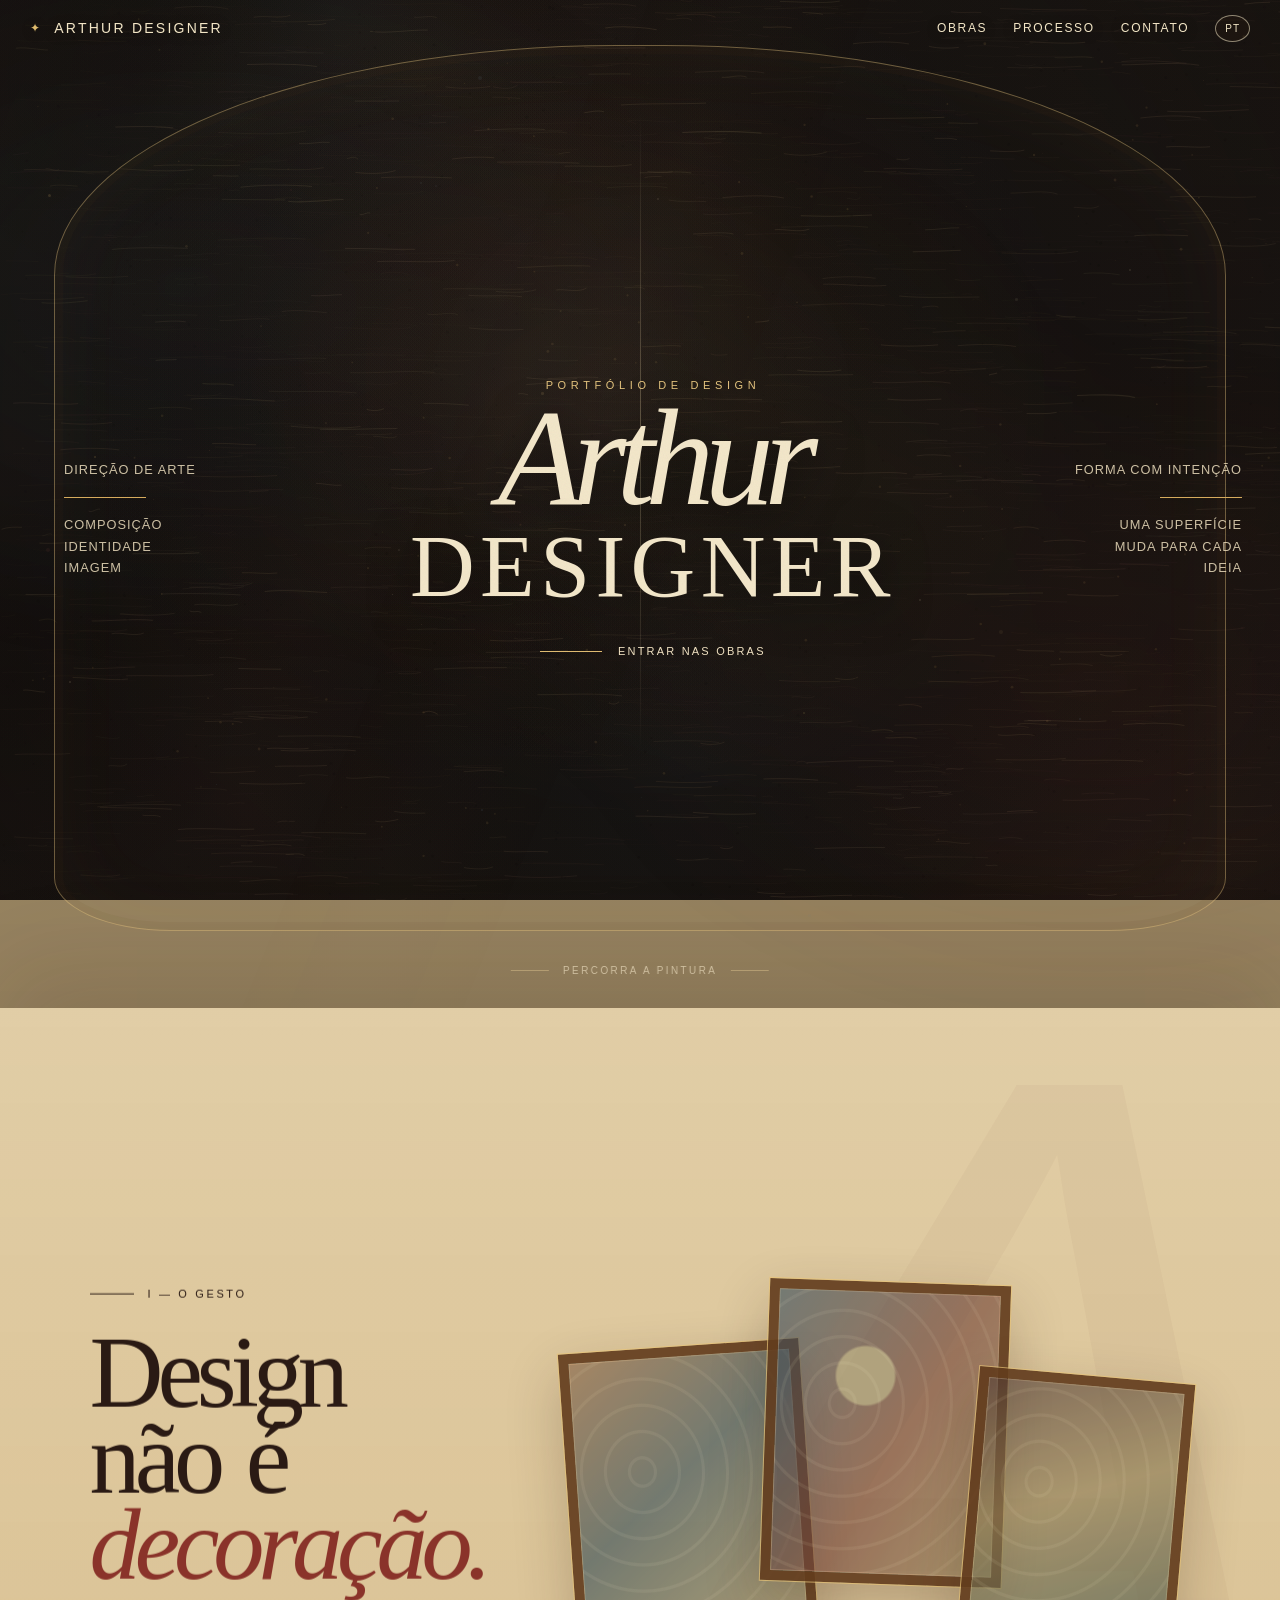
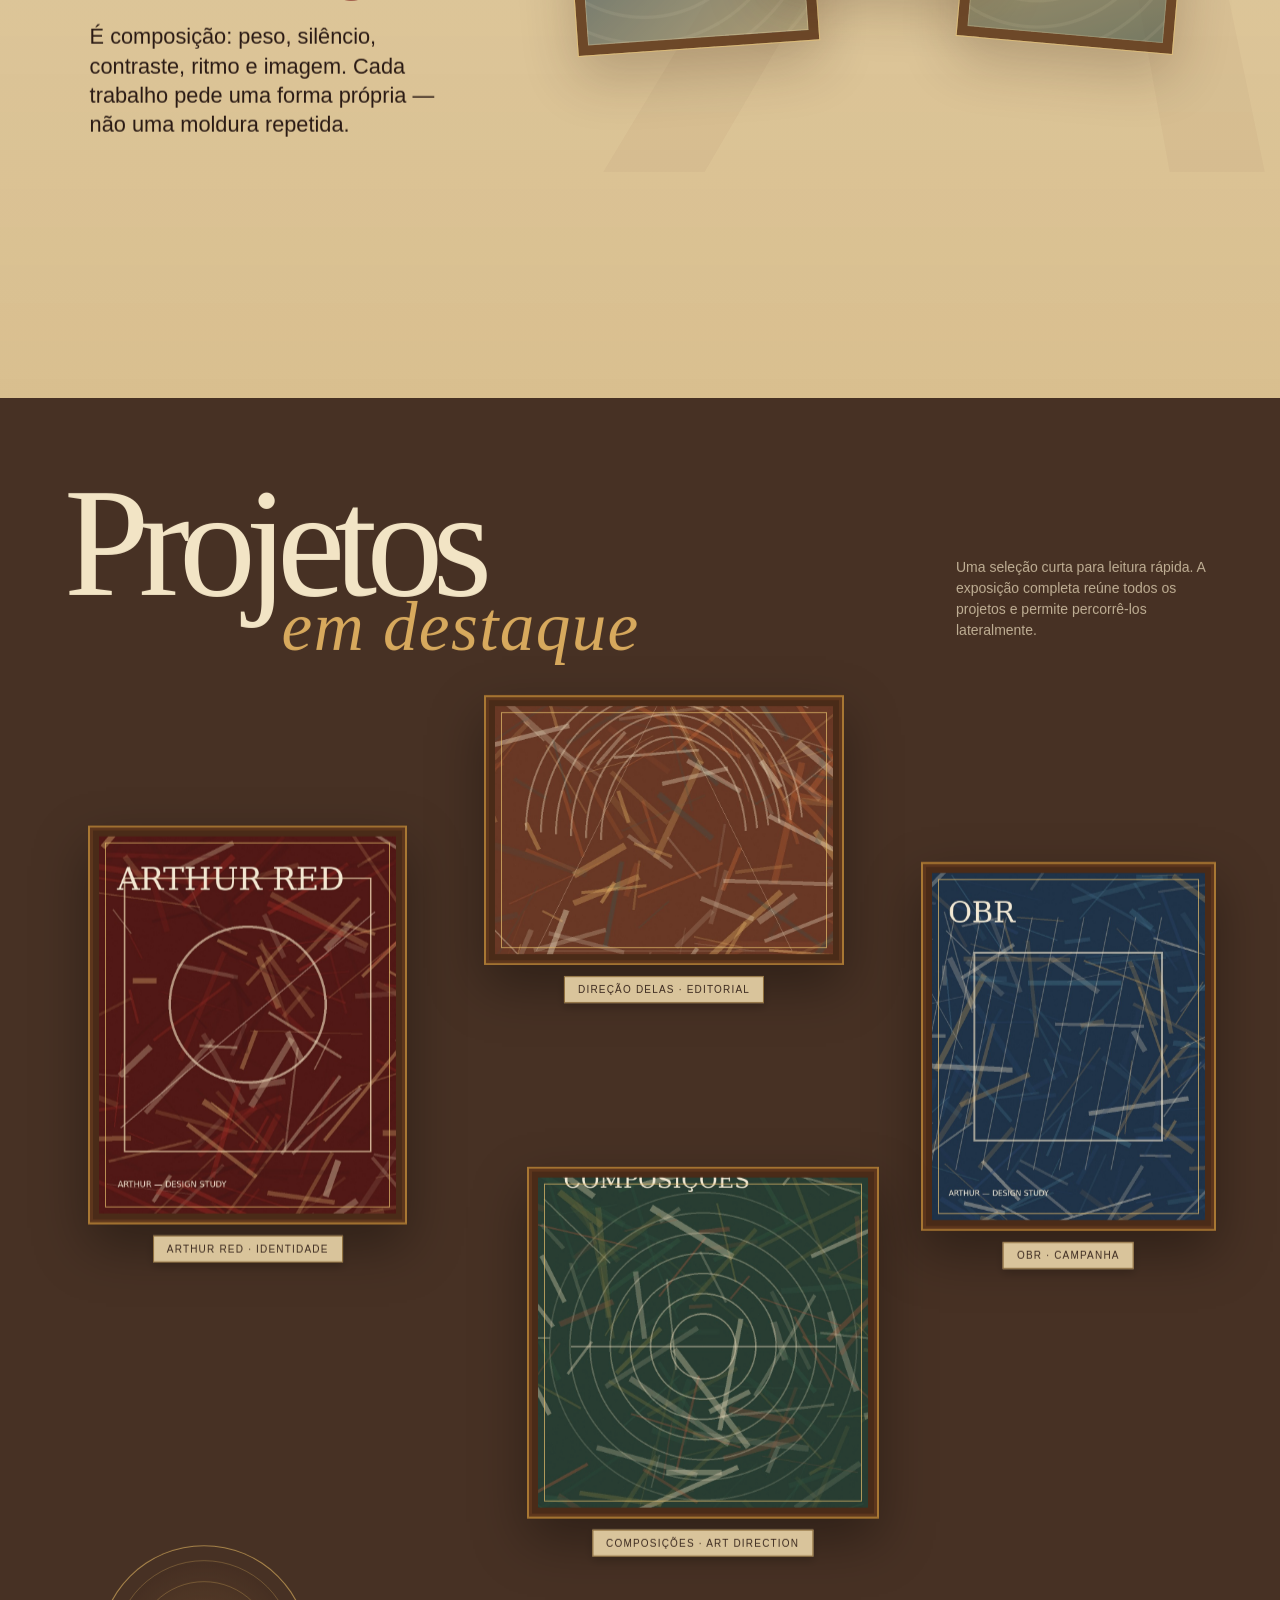
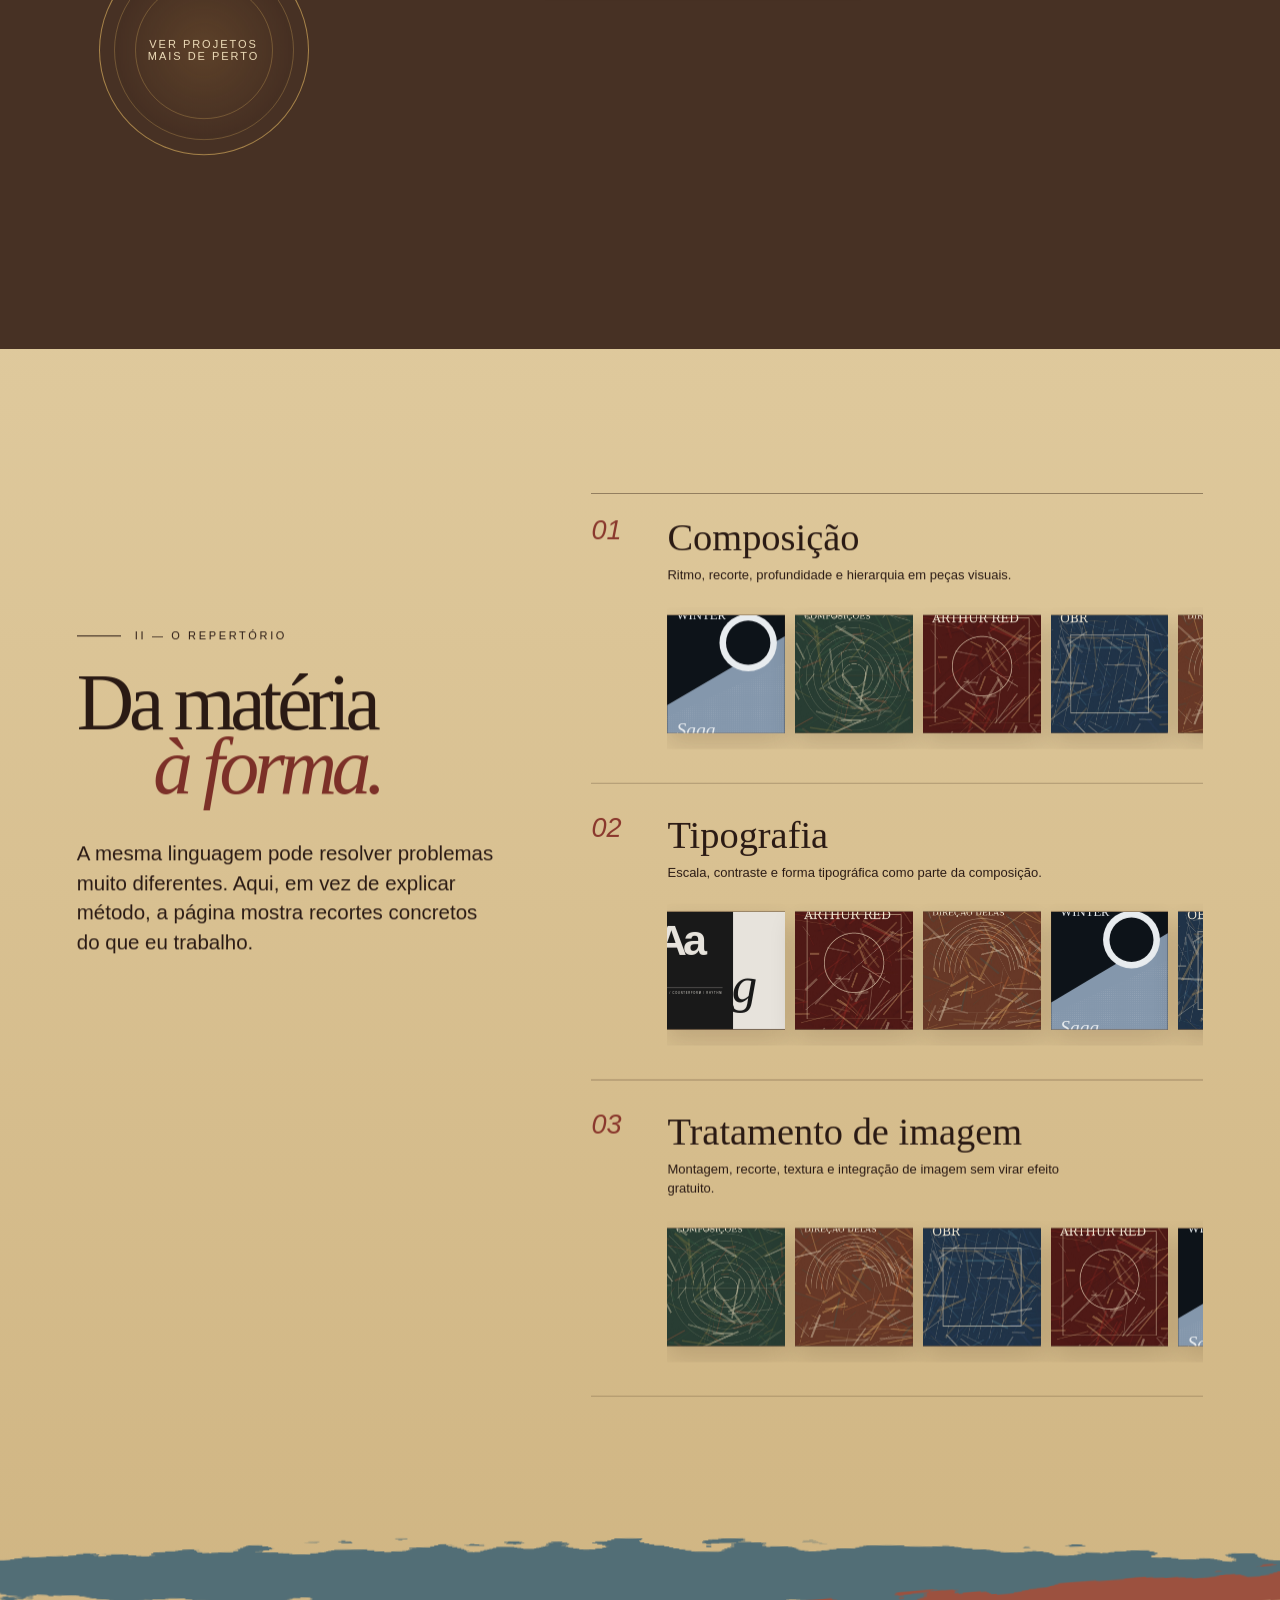
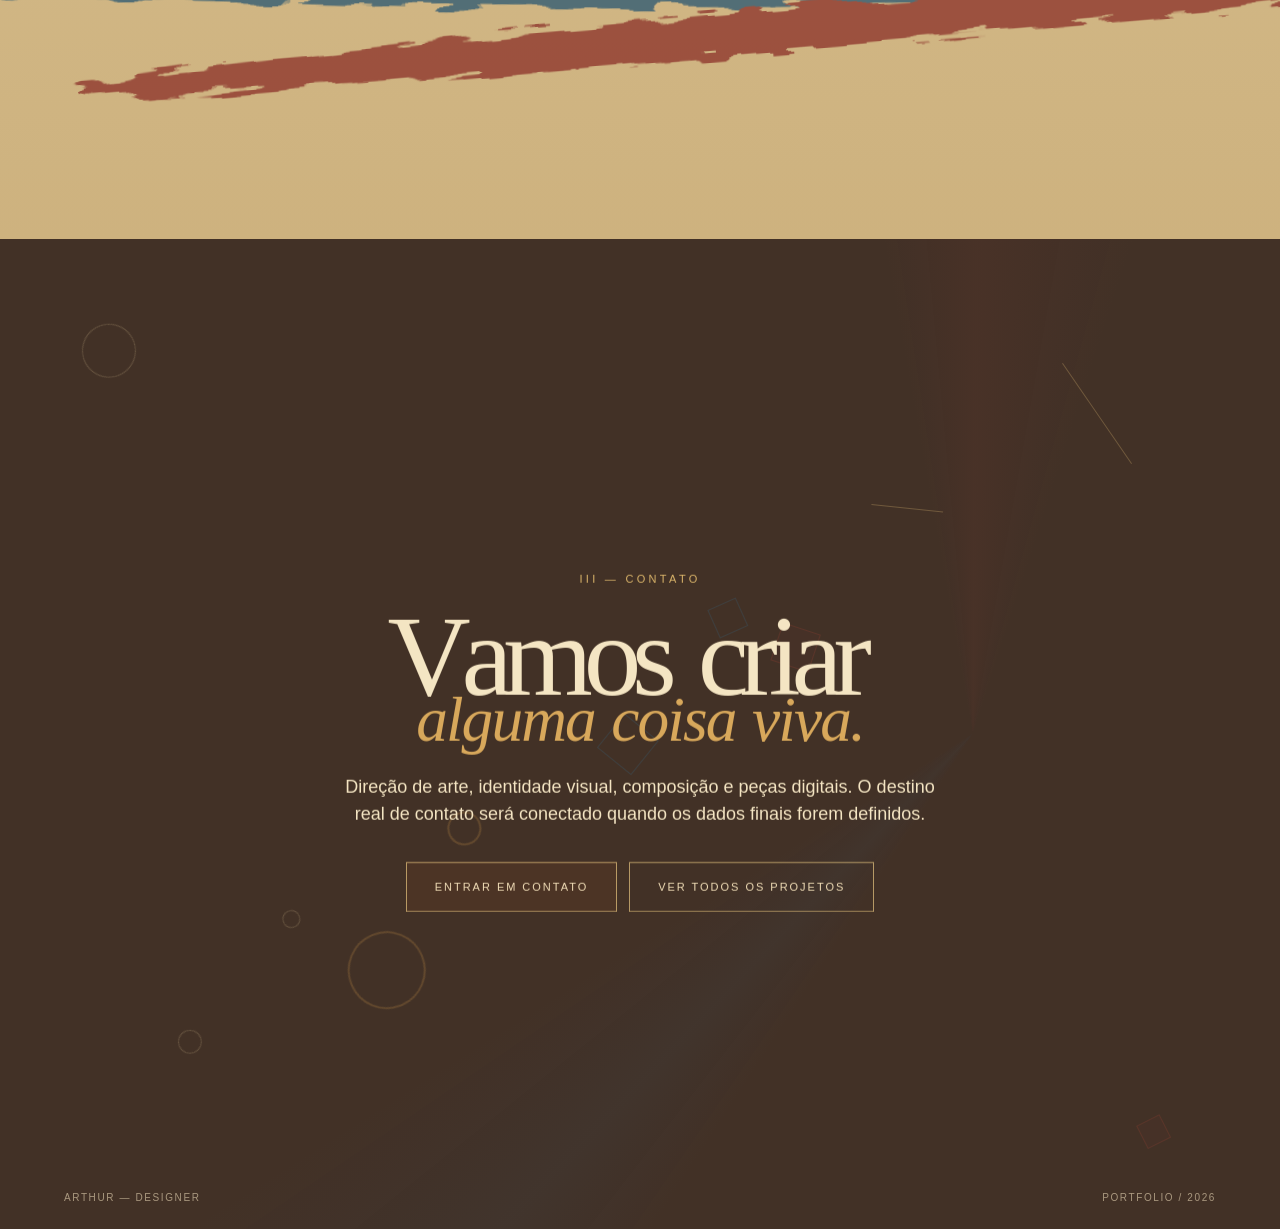
<file: index.html>
<!doctype html>
<html lang="pt-BR">
<head>
<meta charset="utf-8" />
<meta name="viewport" content="width=device-width,initial-scale=1" />
<title>Arthur — Design</title>
<meta name="description" content="Arthur — direção de arte, composição e design visual." />
<style>
:root{
  --ink:#2a1a14; --paper:#ead8b4; --cream:#f1e6c9; --gold:#b98635; --gold2:#e0b968;
  --blue:#294f78; --red:#8b2f2a; --green:#3f5b46; --shadow:rgba(28,17,12,.28);
  --font-reading:"Segoe UI",Arial,sans-serif; --font-display:Georgia,"Times New Roman",serif;
}
*{box-sizing:border-box} html{scroll-behavior:smooth} body{margin:0;color:var(--ink);background:#bfa679;font-family:var(--font-reading);overflow-x:hidden}
body.is-loading{overflow:hidden}
button,a{font:inherit;color:inherit} button{cursor:pointer}
h1,h2,h3{font-family:var(--font-display)}
:focus-visible{outline:3px solid #e7bd67;outline-offset:4px}
.skip-link{position:fixed;z-index:120;left:16px;top:12px;padding:10px 14px;background:#f4e6c5;color:#241813;text-decoration:none;transform:translateY(-160%)}.skip-link:focus{transform:none}
::selection{background:#7d2e27;color:#f6ead1}
#paint{position:fixed;inset:0;width:100%;height:100%;z-index:-4;background:#c9ae7e}
.grain{position:fixed;inset:0;z-index:50;pointer-events:none;opacity:.19;mix-blend-mode:multiply;background-image:url("data:image/svg+xml,%3Csvg viewBox='0 0 180 180' xmlns='http://www.w3.org/2000/svg'%3E%3Cfilter id='n'%3E%3CfeTurbulence type='fractalNoise' baseFrequency='.72' numOctaves='3' stitchTiles='stitch'/%3E%3C/filter%3E%3Crect width='100%25' height='100%25' filter='url(%23n)' opacity='.36'/%3E%3C/svg%3E")}
.vignette{position:fixed;inset:0;z-index:-2;pointer-events:none;background:radial-gradient(circle at 50% 45%,transparent 25%,rgba(58,34,22,.08) 65%,rgba(36,22,15,.25) 110%)}

.site-nav{position:fixed;z-index:40;top:0;left:0;right:0;height:56px;box-sizing:border-box;display:flex;align-items:center;justify-content:space-between;padding:0 30px;color:#f5e8c8;background:transparent;text-shadow:0 2px 14px rgba(0,0,0,.28);mix-blend-mode:normal}
.site-nav.is-past-hero{background:#171412}
.brand{font-size:14px;letter-spacing:.16em;text-transform:uppercase;text-decoration:none;display:flex;gap:12px;align-items:center}.brand:before{content:'✦';font-size:12px;color:#e2bd6e}
.navlinks{display:flex;gap:26px;align-items:center}.navlinks a{text-decoration:none;font-size:12px;letter-spacing:.14em;text-transform:uppercase;position:relative}.navlinks a:after{content:'';position:absolute;left:0;right:100%;bottom:-6px;height:1px;background:currentColor;transition:right .35s ease}.navlinks a:hover:after{right:0}
.lang{border:1px solid rgba(244,231,199,.55);background:rgba(56,33,21,.18);color:inherit;padding:7px 9px;border-radius:50%;font-size:10px;letter-spacing:.1em}

.section{position:relative;min-height:100vh}.hero{min-height:112vh;display:grid;place-items:center;padding:120px 5vw 90px;color:#f3e7ca;isolation:isolate}
.hero:before{content:'';position:absolute;inset:3.5vw 4.2vw 6vw;border:1px solid rgba(234,199,126,.52);border-radius:48% 48% 10% 10% / 26% 26% 6% 6%;box-shadow:inset 0 0 0 8px rgba(95,57,28,.10),inset 0 0 80px rgba(255,218,145,.06);pointer-events:none}
.hero:after{content:'';position:absolute;left:50%;top:12vh;width:1px;height:72vh;background:linear-gradient(transparent,rgba(244,221,172,.38),transparent);opacity:.8}
.hero-inner{width:min(1300px,92vw);display:grid;grid-template-columns:1fr minmax(300px,520px) 1fr;align-items:center;gap:20px;position:relative}
.hero-side{font-size:clamp(12px,1vw,15px);line-height:1.7;letter-spacing:.08em;text-transform:uppercase;max-width:260px;color:rgba(246,232,198,.82)}
.hero-side.right{text-align:right;justify-self:end}.hero-side .rule{display:block;width:82px;height:1px;background:#d8ad5e;margin:16px 0}.hero-side.right .rule{margin-left:auto}
.hero-title{text-align:center;position:relative;padding:64px 10px 54px}
.hero-title .kicker{font-size:11px;letter-spacing:.42em;text-transform:uppercase;margin-bottom:16px;color:#e6c57f}
.hero-title h1{margin:0;font-weight:400;line-height:.74;text-shadow:0 7px 25px rgba(42,23,15,.24)}
.hero-title .arthur{display:block;font-size:clamp(76px,10.8vw,184px);letter-spacing:-.07em;font-style:italic}
.hero-title .design{display:block;font-size:clamp(50px,7vw,112px);letter-spacing:.06em;text-transform:uppercase;margin-top:24px}
.hero-title .seal{position:absolute;right:-20px;top:30px;width:74px;height:74px;border:1px solid rgba(229,194,119,.75);border-radius:50%;display:grid;place-items:center;font-size:9px;letter-spacing:.14em;text-transform:uppercase;transform:rotate(10deg);background:rgba(91,45,31,.18);backdrop-filter:blur(2px)}
.hero-title .seal:before,.hero-title .seal:after{content:'';position:absolute;inset:7px;border:1px solid rgba(229,194,119,.42);border-radius:50%}.hero-title .seal:after{inset:22px;background:#c59443;border:0;opacity:.8}
.hero-cta{margin-top:34px;display:inline-flex;align-items:center;gap:16px;border:0;background:transparent;color:#f2e3c3;text-transform:uppercase;letter-spacing:.2em;font-size:11px;padding:12px 4px;position:relative}.hero-cta .line{width:62px;height:1px;background:#e1bd72;transition:width .35s ease}.hero-cta:hover .line{width:96px}
.scroll-mark{position:absolute;bottom:32px;left:50%;transform:translateX(-50%);font-size:10px;letter-spacing:.24em;text-transform:uppercase;color:rgba(245,231,199,.72);display:flex;align-items:center;gap:14px}.scroll-mark:before,.scroll-mark:after{content:'';width:38px;height:1px;background:rgba(235,207,151,.48)}

.manifesto{min-height:110vh;padding:18vh 7vw 14vh;display:grid;grid-template-columns:minmax(260px,.8fr) 1.4fr;gap:8vw;align-items:center;background:linear-gradient(180deg,rgba(232,214,176,.82),rgba(219,193,145,.92));box-shadow:0 -40px 90px rgba(47,28,18,.12);overflow:hidden}
.manifesto:before{content:'A';position:absolute;right:-3vw;top:-9vh;font-size:78vw;line-height:1;color:rgba(91,48,28,.035);font-style:italic;pointer-events:none}
.manifesto-copy{position:relative;z-index:2}.eyebrow{font-size:11px;letter-spacing:.24em;text-transform:uppercase;margin-bottom:30px;display:flex;align-items:center;gap:14px}.eyebrow:before{content:'';width:44px;height:1px;background:currentColor}
.manifesto h2{font-weight:400;font-size:clamp(54px,8vw,132px);line-height:.84;letter-spacing:-.06em;margin:0}.manifesto h2 em{font-weight:400;color:#8a332a}.manifesto p{font-size:clamp(18px,1.7vw,28px);line-height:1.35;max-width:650px;margin:34px 0 0}
.triptych{height:min(74vh,760px);position:relative;perspective:1200px}.panel{position:absolute;overflow:hidden;border:10px solid rgba(99,60,28,.88);outline:1px solid rgba(234,197,119,.7);box-shadow:0 22px 55px rgba(50,29,18,.24),inset 0 0 0 1px rgba(255,239,197,.45);background:rgba(54,69,69,.25);transition:transform .8s cubic-bezier(.2,.8,.2,1)}
.panel:before{content:'';position:absolute;inset:0;background:var(--img);background-size:cover;background-position:center;filter:saturate(.86) contrast(.95);mix-blend-mode:multiply;opacity:.52}
.panel.one{left:2%;top:8%;width:43%;height:72%;transform:rotate(-4deg)}.panel.two{left:34%;top:1%;width:43%;height:83%;transform:rotate(2deg)}.panel.three{right:0;bottom:0;width:36%;height:66%;transform:rotate(5deg)}
.panel.one:before{--img:linear-gradient(140deg,#c57a44,#3e6170 44%,#e3c27a)}.panel.two:before{--img:radial-gradient(circle at 40% 30%,#e6c989 0 12%,transparent 13%),linear-gradient(120deg,#3f5f77,#ad4c35 55%,#d3a85f)}.panel.three:before{--img:linear-gradient(160deg,#6d3d2f,#d1a85f 45%,#48624f)}
.panel .paint-mark{position:absolute;inset:0;background:repeating-radial-gradient(ellipse at 30% 40%,transparent 0 11px,rgba(245,225,181,.08) 12px 14px,transparent 15px 24px);mix-blend-mode:screen}
.triptych:hover .one{transform:rotate(-6deg) translate(-8px,-8px)}.triptych:hover .two{transform:rotate(1deg) translateY(-15px)}.triptych:hover .three{transform:rotate(7deg) translate(8px,5px)}

.works{min-height:160vh;padding:14vh 5vw 18vh;background:rgba(58,37,27,.90);color:#f2e4c5;overflow:hidden}.works-head{display:grid;grid-template-columns:1fr auto;align-items:end;gap:30px;max-width:1500px;margin:auto;position:relative;top:-28px}.works h2{font-size:clamp(66px,12vw,190px);font-weight:400;line-height:.75;letter-spacing:-.07em;margin:0}.works h2 em{display:block;font-size:.45em;letter-spacing:.02em;color:#d7a95d;margin-left:17vw}.works-note{max-width:260px;font-size:14px;line-height:1.5;color:rgba(242,228,197,.7);padding-bottom:12px}
.salon{max-width:1450px;margin:12vh auto 0;display:grid;grid-template-columns:1fr 1.25fr .86fr;grid-template-rows:280px 360px 280px;gap:34px 42px;position:relative}
.artwork{position:relative;border:0;background:transparent;color:inherit;padding:0;text-align:left;perspective:900px}.artwork .frame{position:absolute;inset:0;background:#4a2b18;padding:11px;box-shadow:0 22px 50px rgba(0,0,0,.34),inset 0 0 0 2px #a87733,inset 0 0 0 5px #5d361d;transition:transform .55s cubic-bezier(.2,.8,.2,1),box-shadow .55s}.artwork .frame:after{content:'';position:absolute;inset:17px;border:1px solid rgba(231,191,109,.7);pointer-events:none}.artwork img{width:100%;height:100%;object-fit:cover;display:block;filter:saturate(.86) contrast(.98);transition:filter .5s,transform .6s}.artwork .label{position:absolute;left:50%;bottom:-38px;transform:translateX(-50%);background:#d9c49b;color:#3a281e;border:1px solid #8c6c3b;padding:7px 13px;white-space:nowrap;font-size:10px;letter-spacing:.12em;text-transform:uppercase;box-shadow:0 4px 10px rgba(0,0,0,.18)}.artwork:hover .frame{transform:translateY(-10px) rotateX(2deg);box-shadow:0 34px 60px rgba(0,0,0,.42),inset 0 0 0 2px #c49a4f,inset 0 0 0 5px #5d361d}.artwork:hover img{filter:saturate(1.05) contrast(1.02);transform:scale(1.015)}
.a1{grid-column:1;grid-row:1 / span 2;margin:34px 0 0 7%}.a2{grid-column:2;grid-row:1;margin:0 8%}.a3{grid-column:3;grid-row:1 / span 2;margin:72px 0 0}.a4{grid-column:2;grid-row:2 / span 2;margin:22px 0 0 18%}
.enter-gallery{position:absolute;left:3%;bottom:2%;width:210px;height:210px;border-radius:50%;border:1px solid rgba(223,180,98,.65);background:radial-gradient(circle,rgba(194,139,66,.18),rgba(56,31,22,.06) 60%,transparent 61%);color:#f0dfbb;display:grid;place-items:center;text-align:center;text-transform:uppercase;letter-spacing:.18em;font-size:11px;transition:transform .5s,background .5s}.enter-gallery:before,.enter-gallery:after{content:'';position:absolute;border:1px solid rgba(223,180,98,.3);border-radius:50%;inset:14px}.enter-gallery:after{inset:35px}.enter-gallery:hover{transform:rotate(-7deg) scale(1.04);background:radial-gradient(circle,rgba(194,139,66,.32),rgba(56,31,22,.06) 60%,transparent 61%)}

.process{min-height:125vh;padding:16vh 6vw 14vh;background:linear-gradient(180deg,rgba(224,202,158,.95),rgba(206,178,127,.95));overflow:hidden}.process-grid{max-width:1500px;margin:auto;display:grid;grid-template-columns:.8fr 1.2fr;gap:7vw}.process h2{font-size:clamp(62px,10vw,156px);line-height:.8;font-weight:400;letter-spacing:-.065em;margin:0 0 40px}.process h2 span{display:block;color:#7c3028;font-style:italic;margin-left:18%}.process-intro{font-size:clamp(18px,1.6vw,26px);line-height:1.45;max-width:560px}.steps{display:grid;gap:0;border-top:1px solid rgba(59,38,25,.45)}.step{display:grid;grid-template-columns:72px 1fr auto;gap:24px;align-items:start;padding:30px 0;border-bottom:1px solid rgba(59,38,25,.35);position:relative}.step .num{font-style:italic;font-size:30px;color:#8a382d}.step h3{font-size:clamp(28px,3vw,48px);font-weight:400;margin:0}.step p{max-width:420px;margin:8px 0 0;line-height:1.5;font-size:14px}.step .glyph{font-size:46px;color:#9a7134;opacity:.75;transition:transform .5s}.step:hover .glyph{transform:rotate(18deg) scale(1.2)}
.brush-river{height:250px;margin:11vh -10vw -5vh;position:relative;transform:rotate(-2deg);opacity:.8}.brush-river:before,.brush-river:after{content:'';position:absolute;left:-5%;right:-5%;height:62px;border-radius:50%;background:#325b72;filter:url(#rough);transform:rotate(2deg)}.brush-river:before{top:45px}.brush-river:after{top:112px;background:#8f392f;left:9%;right:-12%;height:44px;transform:rotate(-3deg)}

.final{min-height:110vh;display:grid;place-items:center;text-align:center;color:#f4e5c3;padding:120px 5vw;background:rgba(42,27,23,.78);overflow:hidden}.final-inner{max-width:1100px;position:relative}.final .small{font-size:11px;letter-spacing:.3em;text-transform:uppercase;color:#dcb66b}.final h2{font-size:clamp(72px,13vw,210px);font-weight:400;line-height:.72;letter-spacing:-.08em;margin:34px 0}.final h2 em{display:block;font-size:.5em;color:#d8a85b;letter-spacing:-.03em}.final p{max-width:600px;margin:0 auto 42px;font-size:18px;line-height:1.5}.final button{border:1px solid rgba(233,198,128,.7);background:rgba(116,64,40,.22);color:#f2dfb8;padding:18px 28px;text-transform:uppercase;letter-spacing:.18em;font-size:11px;transition:.35s}.final button:hover{background:#c48b3e;color:#2d2018;transform:translateY(-3px)}
.footer{position:absolute;left:5vw;right:5vw;bottom:26px;display:flex;justify-content:space-between;font-size:10px;letter-spacing:.16em;text-transform:uppercase;color:rgba(245,227,191,.58)}

.exhibition{position:fixed;inset:0;z-index:80;background:#241813;color:#f1e2c1;display:none;opacity:0;transition:opacity .45s}.exhibition.open{display:block}.exhibition.visible{opacity:1}.ex-top{position:absolute;z-index:3;left:28px;right:28px;top:24px;display:flex;justify-content:space-between;align-items:center;font-size:11px;letter-spacing:.18em;text-transform:uppercase}.ex-close{border:1px solid rgba(238,211,158,.55);background:transparent;color:inherit;width:42px;height:42px;border-radius:50%;font-size:20px}.ex-stage{height:100%;display:grid;grid-template-columns:1fr 1.3fr;align-items:center;gap:7vw;padding:9vh 7vw}.ex-copy .count{font-size:12px;letter-spacing:.18em;color:#c89b50}.ex-copy h3{font-size:clamp(54px,7vw,120px);line-height:.82;font-weight:400;margin:24px 0}.ex-copy p{max-width:430px;line-height:1.5;color:rgba(241,226,193,.72)}.ex-image{height:76vh;padding:14px;background:#51311d;box-shadow:0 35px 90px rgba(0,0,0,.45),inset 0 0 0 2px #b78338}.ex-image img{width:100%;height:100%;object-fit:cover}.ex-controls{display:flex;gap:12px;margin-top:36px}.ex-controls button{border:1px solid rgba(236,206,146,.45);background:transparent;color:inherit;padding:12px 18px;text-transform:uppercase;letter-spacing:.14em;font-size:10px}.ex-controls button:hover{background:#d3a153;color:#2a1a14}

@media(max-width:900px){
 .site-nav{height:50px;padding:0 18px}.navlinks a{display:none}.hero{padding-left:24px;padding-right:24px}.hero-inner{grid-template-columns:1fr}.hero-side{display:none}.hero-title .seal{right:0;top:10px;width:62px;height:62px}.hero:before{inset:70px 16px 60px;border-radius:45% 45% 8% 8% / 18% 18% 4% 4%}.manifesto{grid-template-columns:1fr;padding:13vh 24px 11vh}.triptych{height:520px}.works{padding:12vh 20px 16vh}.works-head{grid-template-columns:1fr}.works-note{max-width:100%}.salon{display:flex;flex-direction:column;gap:72px;margin-top:8vh}.artwork{height:64vh!important;margin:0!important}.a2{height:46vh!important}.a3{height:58vh!important}.a4{height:52vh!important}.enter-gallery{position:relative;left:auto;bottom:auto;margin:10px auto 0;width:170px;height:170px}.process{padding:13vh 24px}.process-grid{grid-template-columns:1fr}.step{grid-template-columns:54px 1fr}.step .glyph{display:none}.ex-stage{grid-template-columns:1fr;padding:100px 22px 26px;overflow:auto}.ex-copy h3{font-size:52px}.ex-image{height:58vh;order:-1}.footer{flex-direction:column;gap:8px;align-items:center}.hero-title .arthur{font-size:21vw}.hero-title .design{font-size:12vw}}
@media(prefers-reduced-motion:reduce){html{scroll-behavior:auto}*,*:before,*:after{transition:none!important;animation:none!important}}

/* V05 — alterações dirigidas sobre a base V04 */
.no-select,.no-select *{-webkit-user-select:none;user-select:none}
#pointerFx{position:fixed;inset:0;z-index:47;width:100%;height:100%;pointer-events:none;mix-blend-mode:screen;opacity:.7}
.hero{background:radial-gradient(ellipse at 50% 36%,rgba(95,69,48,.08),transparent 46%),linear-gradient(180deg,rgba(13,12,11,.12),rgba(13,11,10,.24));}
.hero:before{border-color:rgba(234,199,126,.42);box-shadow:inset 0 0 0 8px rgba(95,57,28,.06),inset 0 0 90px rgba(255,218,145,.035)}
.hero-title h1{text-shadow:0 10px 45px rgba(0,0,0,.55)}

/* Scroll reveal: title = character choreography; copy = restrained */
[data-reveal="soft"]{opacity:0;transform:translateY(26px);filter:blur(5px);transition:opacity .85s ease,transform 1s cubic-bezier(.16,1,.3,1),filter .85s ease}
[data-reveal="soft"].is-visible{opacity:1;transform:none;filter:none}
[data-reveal="write"] .write-word{display:inline-block;white-space:nowrap}[data-reveal="write"] .write-char{display:inline-block;opacity:0;transform:translateY(.62em) rotate(2deg);filter:blur(7px);clip-path:inset(0 0 100% 0);transition:opacity .52s ease,transform .82s cubic-bezier(.16,1,.3,1),filter .55s ease,clip-path .72s cubic-bezier(.16,1,.3,1)}
[data-reveal="write"].is-visible .write-char{opacity:1;transform:none;filter:none;clip-path:inset(0)}
[data-reveal="write"] .write-space{display:inline-block;width:.26em}
.reveal-art{opacity:0;transform:translateY(70px) rotate(var(--entry-r,0deg)) scale(.94);filter:blur(5px);transition:opacity .85s ease,transform 1.15s cubic-bezier(.16,1,.3,1),filter .8s ease}
.reveal-art.is-visible{opacity:1;transform:none;filter:none}.reveal-art.a1{--entry-r:-4deg}.reveal-art.a2{--entry-r:3deg}.reveal-art.a3{--entry-r:5deg}.reveal-art.a4{--entry-r:-2deg}

/* Capabilities: same section geometry, concrete visual evidence instead of generic method rows */
.process-grid{grid-template-columns:.82fr 1.18fr;align-items:start}.process-grid>*{min-width:0}.process-copy{position:sticky;top:16vh;align-self:start}.process-copy h2{font-size:clamp(54px,6.2vw,96px);max-width:520px}.capability-list{border-top:1px solid rgba(59,38,25,.45)}
.capability{padding:30px 0 34px;border-bottom:1px solid rgba(59,38,25,.35);overflow:hidden}.capability-head{display:grid;grid-template-columns:58px 1fr auto;gap:18px;align-items:start}.capability .num{font-style:italic;font-size:27px;color:#8a382d}.capability h3{font-size:clamp(28px,3vw,46px);font-weight:400;margin:0}.capability-head p{margin:7px 0 0;font-size:13px;line-height:1.45;max-width:420px}.wheel-note{font-size:8px;letter-spacing:.16em;text-transform:uppercase;opacity:.55;align-self:end;padding-bottom:7px}
.mini-rail{display:flex;gap:10px;margin:22px 0 0 76px;overflow-x:auto;overscroll-behavior-inline:contain;scrollbar-width:none;padding:3px 1px 12px;scroll-behavior:smooth}.mini-rail::-webkit-scrollbar{display:none}.mini-project{flex:0 0 clamp(86px,9.2vw,138px);aspect-ratio:1;border:0;background:#3b281e;padding:0;position:relative;overflow:hidden;box-shadow:0 10px 24px rgba(52,30,20,.16);transition:flex-basis .55s cubic-bezier(.16,1,.3,1),transform .5s cubic-bezier(.16,1,.3,1),box-shadow .5s}.mini-project img{width:100%;height:100%;object-fit:cover;display:block;filter:saturate(.82) contrast(.98);transition:transform .6s,filter .5s}.mini-project span{position:absolute;left:8px;right:8px;bottom:7px;color:#fff;font-size:8px;letter-spacing:.1em;text-transform:uppercase;text-align:left;text-shadow:0 2px 8px #000;opacity:0;transform:translateY(8px);transition:.35s}.mini-project:hover,.mini-project:focus-visible{flex-basis:clamp(122px,13vw,190px);transform:translateY(-5px);box-shadow:0 18px 34px rgba(52,30,20,.28)}.mini-project:hover img,.mini-project:focus-visible img{transform:scale(1.08);filter:saturate(1) contrast(1.03)}.mini-project:hover span,.mini-project:focus-visible span{opacity:1;transform:none}

/* Horizontal project world, visually tied to the current pictorial palette */
.exhibition{background:#211712;overflow:hidden;opacity:0;visibility:hidden;display:block;pointer-events:none;transition:opacity .55s ease,visibility .55s}.exhibition.open{visibility:visible;pointer-events:auto}.exhibition.visible{opacity:1}.ex-top{z-index:8}.ex-progress{position:absolute;left:50%;top:18px;width:min(280px,28vw);height:1px;background:rgba(238,211,158,.18);transform:translateX(-50%)}.ex-progress i{display:block;width:0;height:100%;background:#d3a153;transition:width .25s ease}.ex-viewport{position:absolute;inset:0;overflow:hidden;perspective:1400px}.ex-track{position:absolute;inset:0;transform-style:preserve-3d;will-change:transform}.ex-card{position:absolute;left:50%;top:50%;width:min(42vw,620px);height:min(66vh,720px);border:0;background:transparent;padding:0;transform-style:preserve-3d;will-change:transform,opacity;cursor:pointer;filter:drop-shadow(0 35px 45px rgba(0,0,0,.4));transition:filter .35s}.ex-card.landscape{width:min(52vw,760px);height:min(48vh,540px)}.ex-card img{width:100%;height:100%;object-fit:cover;display:block;border:11px solid #4a2b18;outline:1px solid rgba(213,161,83,.75);box-shadow:inset 0 0 0 2px #a87733}.ex-card .ex-num{position:absolute;right:-36px;top:0;writing-mode:vertical-rl;color:#e7c783;font-size:9px;letter-spacing:.2em}.ex-card:hover{filter:drop-shadow(0 44px 55px rgba(0,0,0,.52))}.ex-card:hover img{outline-color:#e1bd72}.ex-ambient{position:absolute;inset:0;overflow:hidden;pointer-events:none}.ex-ambient span{position:absolute;border:1px solid rgba(213,161,83,.16);border-radius:50%;animation:ambientOrbit 18s linear infinite}.ex-ambient span:nth-child(1){width:70vw;height:70vw;left:-28vw;top:-32vw}.ex-ambient span:nth-child(2){width:52vw;height:52vw;right:-20vw;bottom:-27vw;animation-duration:23s;animation-direction:reverse;border-color:rgba(50,91,114,.22)}.ex-ambient span:nth-child(3){width:28vw;height:28vw;right:18vw;top:12vh;animation-duration:14s;border-color:rgba(143,57,47,.2)}@keyframes ambientOrbit{to{transform:rotate(360deg) translateX(16px)}}
.ex-bottom{position:absolute;z-index:7;left:5vw;right:5vw;bottom:4vh;display:grid;grid-template-columns:1fr minmax(260px,430px) auto;gap:32px;align-items:end;pointer-events:none}.ex-bottom>div{display:grid;gap:5px}.ex-bottom span{font-size:10px;letter-spacing:.18em;color:#d3a153}.ex-bottom strong{font-size:clamp(36px,5vw,78px);line-height:.85;font-weight:400}.ex-bottom small{font-size:9px;letter-spacing:.16em;text-transform:uppercase;opacity:.6}.ex-bottom p{margin:0;font-size:13px;line-height:1.45;color:rgba(241,226,193,.7)}.ex-bottom button{pointer-events:auto;border:1px solid rgba(236,206,146,.45);background:rgba(36,24,19,.55);color:inherit;padding:16px 20px;text-transform:uppercase;letter-spacing:.14em;font-size:10px;backdrop-filter:blur(7px)}.ex-bottom button:hover{background:#d3a153;color:#2a1a14}.ex-bottom button span{font-size:16px;color:inherit;margin-left:10px}

/* Case overlay */
.case-panel{position:fixed;z-index:95;inset:0;background:#211712;color:#f1e2c1;overflow:auto;opacity:0;visibility:hidden;transform:translateY(3vh);transition:opacity .5s ease,transform .7s cubic-bezier(.16,1,.3,1),visibility .5s}.case-panel.open{opacity:1;visibility:visible;transform:none}.case-close{position:fixed;z-index:3;right:28px;top:24px;border:1px solid rgba(238,211,158,.55);background:rgba(33,23,18,.82);color:inherit;padding:11px 15px;text-transform:uppercase;letter-spacing:.13em;font-size:9px}.case-close span{font-size:17px;margin-left:9px}.case-hero{min-height:100vh;display:grid;grid-template-columns:1.25fr .75fr;gap:6vw;align-items:center;padding:10vh 6vw}.case-visual{height:76vh;padding:12px;background:#4a2b18;box-shadow:0 35px 90px rgba(0,0,0,.45),inset 0 0 0 2px #b78338}.case-visual img{width:100%;height:100%;object-fit:cover}.case-copy>span{font-size:10px;letter-spacing:.18em;color:#d3a153}.case-copy h2{font-size:clamp(58px,8vw,132px);font-weight:400;line-height:.78;margin:22px 0}.case-copy>p{line-height:1.55;color:rgba(241,226,193,.72);max-width:460px}.case-copy #caseCategory{text-transform:uppercase;letter-spacing:.15em;font-size:9px}.behance-placeholder{margin-top:30px;border:1px solid rgba(236,206,146,.35);background:transparent;color:rgba(241,226,193,.55);padding:14px 18px;text-transform:uppercase;letter-spacing:.13em;font-size:9px}.case-detail-strip{display:grid;grid-template-columns:repeat(3,1fr);gap:18px;padding:0 6vw 12vh}.case-detail-strip div{height:48vh;overflow:hidden}.case-detail-strip img{width:100%;height:115%;object-fit:cover}.case-detail-strip div:nth-child(2){transform:translateY(6vh)}

/* V06 — ajustes cirúrgicos pedidos sobre a mesma base */
#pointerFx{opacity:.72}
[data-reveal="soft"]{filter:blur(2px)}
[data-reveal="write"]{overflow:visible}
[data-reveal="write"] .write-word{display:inline-block;white-space:nowrap;overflow:visible;padding:.12em .035em .18em;margin:-.12em -.035em -.18em}
[data-reveal="write"] .write-char{display:inline-block;overflow:visible;opacity:0;transform:translateY(.48em) rotate(1.2deg);filter:blur(2.6px);clip-path:none!important;transition:opacity .48s ease,transform .78s cubic-bezier(.16,1,.3,1),filter .48s ease}
[data-reveal="write"].is-visible .write-char{opacity:1;transform:none;filter:none;clip-path:none!important}
.reveal-art{filter:blur(2px)}

/* Capabilities: hit areas fill the visual gaps, so hover does not pulse down/up between thumbnails. */
.mini-rail{gap:0;padding-right:1px;scroll-snap-type:x proximity}
.mini-project{box-sizing:content-box;margin:0;padding:0 10px 0 0;background:transparent;overflow:visible;scroll-snap-align:center}
.mini-project img{width:100%;height:100%;box-shadow:0 10px 24px rgba(52,30,20,.16)}
.mini-project span{right:18px}
.mini-project:hover,.mini-project:focus-visible{box-shadow:none}
.mini-project:hover img,.mini-project:focus-visible img{box-shadow:0 18px 34px rgba(52,30,20,.28)}

/* Exhibition: project name lives in the background and changes with focus. */
.ex-bg-title{position:absolute;z-index:1;left:50%;top:27%;width:118vw;transform:translate(-50%,-50%);text-align:center;font-size:clamp(110px,20vw,360px);line-height:.68;letter-spacing:-.075em;font-style:italic;font-weight:400;color:rgba(226,188,111,.085);white-space:nowrap;pointer-events:none;user-select:none;transition:opacity .32s ease,transform .55s cubic-bezier(.16,1,.3,1);text-transform:uppercase}
.ex-bg-title.swap{opacity:0;transform:translate(-50%,-46%) scale(.985)}
.ex-viewport{z-index:2}.ex-bottom{z-index:7}.ex-card{top:47%}

/* Contact: no playground. Sparse floating forms react to the pointer. */
.final{display:block;text-align:left;padding:14vh 5vw 100px;background:rgba(42,27,23,.84)}.final:before{content:'';position:absolute;inset:-15%;background:conic-gradient(from 130deg at 70% 50%,transparent 0 23%,rgba(50,91,114,.08) 26%,transparent 30% 61%,rgba(143,57,47,.08) 64%,transparent 69%);animation:finalDrift 16s ease-in-out infinite alternate;pointer-events:none}@keyframes finalDrift{to{transform:translate3d(-3%,2%,0) rotate(5deg) scale(1.04)}}
.final-grid{width:min(1500px,100%);margin:auto;display:grid;grid-template-columns:1.05fr .95fr;gap:6vw;align-items:center;min-height:78vh}.final-inner{max-width:760px}.final h2{font-size:clamp(70px,9vw,150px);margin:30px 0}.final h2 em{font-size:.55em}.final p{margin:0 0 34px;max-width:590px}.final-actions{display:flex;gap:12px;flex-wrap:wrap}.final-actions button{margin:0}.secondary-cta{background:transparent!important}.secondary-cta:hover,.secondary-cta:focus-visible{background:#d3a153!important;color:#2d2018!important}
.float-field{height:min(68vh,680px);position:relative;overflow:hidden;pointer-events:none;isolation:isolate}.float-field:before{content:'';position:absolute;inset:10% 5%;border:1px solid rgba(233,198,128,.08);border-radius:50%;transform:rotate(-9deg)}.float-note{position:absolute;right:10px;bottom:12px;font-size:8px;letter-spacing:.18em;text-transform:uppercase;color:rgba(244,229,195,.32)}.float-object{position:absolute;left:0;top:0;will-change:transform;transform-origin:center;opacity:.72}.float-object.circle{border-radius:50%;border:1px solid rgba(238,211,158,.42)}.float-object.square{border:1px solid rgba(143,57,47,.58);background:rgba(143,57,47,.08)}.float-object.ring{border:2px solid rgba(194,139,67,.5);border-radius:50%}.float-object.bar{height:1px!important;background:rgba(212,176,109,.62)}.float-object.diamond{border:1px solid rgba(50,91,114,.62);transform:rotate(45deg)}

@media(max-width:900px){.process-grid{grid-template-columns:1fr;gap:54px}.process-copy{position:relative;top:auto}.process-copy h2{max-width:100%;font-size:clamp(58px,16vw,92px)}.capability-head{grid-template-columns:44px 1fr}.wheel-note{display:none}.mini-rail{margin-left:62px}.ex-card{width:68vw;height:54vh}.ex-card.landscape{width:76vw;height:38vh}.ex-bottom{grid-template-columns:1fr;gap:12px}.ex-bottom p{display:none}.ex-bottom button{justify-self:end}.case-hero{grid-template-columns:1fr;padding:90px 22px 40px}.case-visual{height:55vh}.case-detail-strip{grid-template-columns:1fr;padding:0 22px 90px}.case-detail-strip div{height:42vh}.case-detail-strip div:nth-child(2){transform:none}.final-grid{grid-template-columns:1fr}.float-field{height:48vh}.final{text-align:left;padding-left:24px;padding-right:24px}.final h2{font-size:18vw}.final p{margin-left:0}.footer{position:relative;left:auto;right:auto;bottom:auto;margin-top:70px;align-items:flex-start}.ex-progress{display:none}}
@media(prefers-reduced-motion:reduce){#pointerFx{display:none}.float-object{transition:none!important}.ex-ambient span,.final:before{animation:none!important}[data-reveal="soft"],[data-reveal="write"] .write-char,.reveal-art{opacity:1!important;transform:none!important;filter:none!important;clip-path:none!important}}


/* V07 — correções pontuais: hover contínuo, wheel lateral real, objetos dispersos e partículas sutis */
.hero{overflow:hidden}
.hero-particles{position:absolute;inset:0;z-index:0;overflow:hidden;pointer-events:none;opacity:.72}
.hero-particles i{position:absolute;left:var(--x);top:var(--y);width:var(--s);height:var(--s);border-radius:50%;background:var(--c);opacity:var(--o);box-shadow:0 0 12px color-mix(in srgb,var(--c) 45%,transparent);animation:heroParticle var(--d) ease-in-out var(--delay) infinite alternate;will-change:transform,opacity}
@keyframes heroParticle{0%{transform:translate3d(0,0,0) scale(.72);opacity:calc(var(--o)*.62)}55%{opacity:var(--o)}100%{transform:translate3d(var(--dx),var(--dy),0) scale(1.08);opacity:calc(var(--o)*.78)}}
.hero-inner,.scroll-mark{z-index:2}.hero:before,.hero:after{z-index:1}
.hero-title .seal{display:none!important}

/* Cards keep a fixed footprint. JS transfers the hot state directly across gaps, so there is no zoom-out pulse. */
.mini-rail{gap:10px;padding:8px 8px 16px 0;scroll-snap-type:none;scroll-behavior:auto;touch-action:pan-x;cursor:ew-resize}
.mini-project{box-sizing:border-box!important;flex:0 0 clamp(86px,9.2vw,138px)!important;padding:0!important;margin:0!important;overflow:hidden!important;background:#3b281e!important;transform:translateY(0) scale(1)!important;transition:transform .34s cubic-bezier(.16,1,.3,1),box-shadow .34s ease!important;z-index:1}
.mini-project img{box-shadow:none!important;transform:scale(1)!important;transition:transform .42s cubic-bezier(.16,1,.3,1),filter .35s ease!important}
.mini-project span{right:8px!important}
.mini-project:hover,.mini-project:focus-visible{flex-basis:clamp(86px,9.2vw,138px)!important;transform:translateY(0) scale(1)!important;box-shadow:0 10px 24px rgba(52,30,20,.16)!important}
.mini-project:hover img,.mini-project:focus-visible img{transform:scale(1)!important;box-shadow:none!important}
.mini-project.is-hot{transform:translateY(-4px) scale(1.075)!important;box-shadow:0 18px 34px rgba(52,30,20,.28)!important;z-index:3}
.mini-project.is-hot img{transform:scale(1.045)!important;filter:saturate(1) contrast(1.03)!important}
.mini-project.is-hot span{opacity:1!important;transform:none!important}

/* Contact objects now live across the whole section, not inside a dedicated interaction box. */
.final{isolation:isolate;overflow:hidden}
.final-grid{position:relative;z-index:2;display:block;min-height:78vh}
.final-inner{position:relative;z-index:3;padding-top:8vh}
.float-field{position:absolute!important;z-index:1;inset:0!important;width:100%!important;height:100%!important;overflow:hidden;pointer-events:none!important;isolation:isolate}
.float-field:before,.float-note{display:none!important}
.float-object{opacity:.48}
.footer{z-index:3}

@media(max-width:900px){.hero-particles{opacity:.55}.final-inner{padding-top:3vh}.mini-rail{margin-left:62px}.mini-project{flex-basis:112px!important}.mini-project:hover,.mini-project:focus-visible{flex-basis:112px!important}}
@media(prefers-reduced-motion:reduce){.hero-particles i{animation:none!important}}



/* V08 — motion/background/responsive pass, preserving the V07 visual base */
.wheel-note{display:none!important}
.grain{background-size:180px 180px;animation:grainAlive .82s steps(2,end) infinite;will-change:background-position}
@keyframes grainAlive{0%{background-position:0 0}25%{background-position:9px -7px}50%{background-position:-6px 11px}75%{background-position:13px 5px}100%{background-position:-4px -9px}}
.hero-particles:before,.hero-particles:after{content:'';position:absolute;inset:-18%;pointer-events:none;will-change:transform,opacity}
.hero-particles:before{background:radial-gradient(ellipse at 24% 34%,rgba(46,83,101,.12),transparent 31%),radial-gradient(ellipse at 76% 63%,rgba(132,62,48,.10),transparent 30%),radial-gradient(ellipse at 52% 45%,rgba(211,167,84,.055),transparent 35%);filter:blur(18px);animation:heroAtmosphere 17s ease-in-out infinite alternate}
.hero-particles:after{background:linear-gradient(112deg,transparent 0 39%,rgba(232,199,127,.026) 46%,transparent 54% 100%);animation:heroLightPass 13s ease-in-out infinite alternate;opacity:.7}
@keyframes heroAtmosphere{0%{transform:translate3d(-1.5%,-1%,0) scale(1.01) rotate(-.4deg)}100%{transform:translate3d(2%,1.5%,0) scale(1.045) rotate(.65deg)}}
@keyframes heroLightPass{0%{transform:translate3d(-4%,0,0) skewX(-2deg);opacity:.35}100%{transform:translate3d(5%,1%,0) skewX(2deg);opacity:.72}}
.hero-particles i{z-index:2}
.hero-side,.hero-title .kicker,.hero-title .arthur,.hero-title .design,.hero-title .hero-cta,.scroll-mark{opacity:0;will-change:transform,opacity,filter}
.hero-side{transform:translate3d(-24px,0,0);filter:blur(2px);transition:opacity .85s ease .22s,transform 1.05s cubic-bezier(.16,1,.3,1) .22s,filter .75s ease .22s}
.hero-side.right{transform:translate3d(24px,0,0);transition-delay:.34s}
.hero-title .kicker{transform:translateY(13px);transition:opacity .7s ease .12s,transform .85s cubic-bezier(.16,1,.3,1) .12s}
.hero-title .arthur{transform:translateY(.16em);filter:blur(2.4px);transition:opacity .78s ease .2s,transform 1.02s cubic-bezier(.16,1,.3,1) .2s,filter .7s ease .2s}
.hero-title .design{transform:translateY(.22em);filter:blur(2px);transition:opacity .82s ease .34s,transform 1.08s cubic-bezier(.16,1,.3,1) .34s,filter .72s ease .34s}
.hero-title .hero-cta{transform:translateY(15px);transition:opacity .7s ease .58s,transform .9s cubic-bezier(.16,1,.3,1) .58s}
.scroll-mark{transform:translate(-50%,12px);transition:opacity .7s ease .78s,transform .9s cubic-bezier(.16,1,.3,1) .78s}
.hero.hero-entered .hero-side,.hero.hero-entered .hero-title .kicker,.hero.hero-entered .hero-title .arthur,.hero.hero-entered .hero-title .design,.hero.hero-entered .hero-title .hero-cta{opacity:1;transform:none;filter:none}
.hero.hero-entered .scroll-mark{opacity:1;transform:translate(-50%,0)}
.float-object{opacity:.50;transition:opacity .25s ease;will-change:transform}.final.pointer-active .float-object{opacity:.68}
.site-nav,.hero-inner,.manifesto,.works,.process,.final{min-width:0}.hero-inner>*{min-width:0}.triptych,.salon,.process-grid,.capability-list,.final-grid{min-width:0;max-width:100%}.panel,.artwork,.mini-project{max-width:100%}
@media(max-width:1180px){.site-nav{height:54px;padding:0 clamp(18px,2.5vw,30px)}.hero{padding-left:clamp(22px,4vw,48px);padding-right:clamp(22px,4vw,48px)}.hero-inner{width:100%;grid-template-columns:minmax(150px,.7fr) minmax(280px,1.4fr) minmax(150px,.7fr);gap:12px}.hero-title .arthur{font-size:clamp(72px,11.4vw,132px)}.hero-title .design{font-size:clamp(46px,7.4vw,86px)}.salon{gap:28px}.works h2{font-size:clamp(72px,11vw,145px)}.process{padding-left:4vw;padding-right:4vw}.process-grid{gap:4vw}.mini-rail{margin-left:44px}}
@media(max-width:900px){.site-nav{height:50px;padding:0 18px}.brand{font-size:12px;letter-spacing:.13em;white-space:nowrap}.lang{padding:6px 8px}.hero{min-height:max(100svh,640px);padding:92px 20px 72px}.hero-inner{display:grid;grid-template-columns:1fr;width:100%;max-width:720px}.hero-title{padding:48px 0 42px}.hero-title .arthur{font-size:clamp(64px,20vw,112px)}.hero-title .design{font-size:clamp(42px,11.8vw,72px);letter-spacing:.045em;margin-top:18px}.hero-title .kicker{font-size:9px;letter-spacing:.32em}.hero-cta{margin-top:28px}.hero:before{inset:64px 14px 44px;border-radius:42% 42% 7% 7% / 15% 15% 4% 4%}.hero:after{top:14vh;height:62vh}.scroll-mark{bottom:20px;font-size:8px;gap:8px}.scroll-mark:before,.scroll-mark:after{width:22px}.manifesto{padding:120px 22px 90px;gap:50px}.manifesto h2{font-size:clamp(56px,15vw,100px)}.manifesto p{font-size:clamp(17px,4.7vw,23px)}.triptych{width:min(100%,620px);height:auto;margin:0 auto}.panel{border-width:7px}.works{padding:110px 20px 120px}.works h2{font-size:clamp(64px,18vw,112px)}.works h2 em{margin-left:10vw}.salon{width:100%;gap:58px}.artwork{width:min(100%,620px);align-self:center}.artwork.a1,.artwork.a2,.artwork.a3,.artwork.a4{height:auto!important;min-height:0!important;margin:0 auto!important}.artwork.a1{aspect-ratio:4/5}.artwork.a2{aspect-ratio:4/3}.artwork.a3{aspect-ratio:4/5}.artwork.a4{aspect-ratio:1/1}.artwork .label{bottom:-32px;max-width:92%;overflow:hidden;text-overflow:ellipsis}.process{padding:110px 22px 100px}.process-grid{gap:48px}.process-copy{padding-top:0}.process-copy h2{font-size:clamp(58px,15vw,92px)}.process-intro{font-size:clamp(17px,4.4vw,22px)}.capability{padding:26px 0 30px}.capability-head{grid-template-columns:42px minmax(0,1fr);gap:14px}.capability h3{font-size:clamp(28px,8vw,42px)}.capability-head p{font-size:12px}.mini-rail{margin-left:0;width:100%;padding:10px 2px 18px;gap:9px;touch-action:pan-x}.mini-project{flex-basis:clamp(92px,27vw,124px)!important}.brush-river{height:190px;margin-top:7vh}.final{min-height:100svh;padding:110px 22px 70px}.final-grid{min-height:72vh}.final-inner{padding-top:0}.final h2{font-size:clamp(60px,17vw,105px);line-height:.76}.final p{font-size:16px}.final-actions{gap:10px}.final-actions button{padding:15px 18px}.footer{margin-top:58px;gap:7px;align-items:flex-start;text-align:left}.ex-bg-title{font-size:clamp(92px,27vw,190px);top:25%}.ex-card{top:46%;width:min(72vw,520px);height:min(55vh,620px)}.ex-card.landscape{width:min(80vw,620px);height:min(39vh,420px)}}
@media(max-width:560px){.site-nav{height:46px;padding:0 14px}.brand{font-size:10px;letter-spacing:.11em}.brand:before{display:none}.navlinks{gap:8px}.hero{padding-left:14px;padding-right:14px;min-height:max(100svh,600px)}.hero:before{inset:58px 9px 38px}.hero-title{padding-left:8px;padding-right:8px}.hero-title .arthur{font-size:clamp(58px,21vw,88px)}.hero-title .design{font-size:clamp(38px,12vw,54px)}.manifesto{padding-left:18px;padding-right:18px}.manifesto h2{font-size:clamp(52px,16vw,78px)}.panel{border-width:5px}.works{padding-left:16px;padding-right:16px}.works h2{font-size:clamp(58px,19vw,88px)}.works-note{font-size:13px}.salon{gap:52px}.artwork .frame{padding:8px}.artwork .frame:after{inset:13px}.process{padding-left:18px;padding-right:18px}.process-copy h2{font-size:clamp(52px,16vw,76px)}.process-copy h2 span{margin-left:11%}.capability-head{grid-template-columns:34px minmax(0,1fr);gap:10px}.capability .num{font-size:23px}.capability h3{font-size:clamp(27px,8.4vw,36px)}.mini-project{flex-basis:clamp(88px,29vw,112px)!important}.final{padding-left:18px;padding-right:18px}.final h2{font-size:clamp(54px,18vw,82px)}.final-actions{flex-direction:column;align-items:flex-start}.final-actions button{width:100%;max-width:320px}.footer{font-size:8px}.ex-top{padding-left:14px;padding-right:14px}.ex-top>span{font-size:8px}.ex-bottom{left:18px;right:18px}.ex-bottom strong{font-size:clamp(34px,11vw,54px)}}
@media(max-height:650px) and (min-width:700px){.hero{min-height:720px}.hero-title{padding-top:42px;padding-bottom:38px}.scroll-mark{bottom:18px}.ex-card{height:min(62vh,500px)}.ex-card.landscape{height:min(45vh,360px)}}
@media(prefers-reduced-motion:reduce){.grain,.hero-particles:before,.hero-particles:after{animation:none!important}.hero-side,.hero-title .kicker,.hero-title .arthur,.hero-title .design,.hero-title .hero-cta,.scroll-mark{opacity:1!important;transform:none!important;filter:none!important;transition:none!important}}

/* V09 — carregamento crítico, interação por input e proporções estáveis */
.site-loader{position:fixed;z-index:120;inset:0;display:grid;place-items:center;background:#151210;color:#f2e3c3;transition:opacity .42s ease,visibility .42s ease}
.site-loader[aria-hidden="true"]{opacity:0;visibility:hidden;pointer-events:none}
.site-loader__inner{width:min(360px,76vw);text-align:center}
.site-loader__mark{display:block;font-size:clamp(24px,5vw,42px);font-weight:400;font-style:italic;letter-spacing:-.04em}
.site-loader__label{display:block;margin-top:10px;font-size:9px;letter-spacing:.28em;text-transform:uppercase;color:rgba(242,227,195,.58)}
.site-loader__track{display:block;height:1px;margin-top:28px;overflow:hidden;background:rgba(224,185,104,.18)}
.site-loader__track:after{content:'';display:block;width:42%;height:100%;background:#d9ad5d;animation:loaderSweep .8s cubic-bezier(.65,0,.35,1) infinite alternate}
@keyframes loaderSweep{from{transform:translateX(-105%)}to{transform:translateX(245%)}}
.triptych{width:100%;height:auto;aspect-ratio:1.3/1}
.panel.one,.panel.two,.panel.three{right:auto;bottom:auto;height:auto;aspect-ratio:4/5}
.panel.one{left:2%;top:16%;width:38%;transform:rotate(-4deg)}.panel.two{left:33%;top:3%;width:38%;transform:rotate(2deg)}.panel.three{left:auto;right:1%;top:22%;width:34%;transform:rotate(5deg)}
.triptych:hover .one{transform:rotate(-6deg) translate(-6px,-7px)}.triptych:hover .two{transform:rotate(1deg) translateY(-10px)}.triptych:hover .three{transform:rotate(7deg) translate(6px,4px)}
.artwork.a1,.artwork.a2,.artwork.a3,.artwork.a4{height:auto!important;min-height:0!important;align-self:start}
.artwork.a1,.artwork.a3{aspect-ratio:4/5}.artwork.a2{aspect-ratio:4/3}.artwork.a4{aspect-ratio:1/1}
@media(min-width:901px){.artwork.a2{margin-top:-92px}.artwork.a4{margin-top:64px}}
.final{text-align:center}
.final-grid{display:grid;grid-template-columns:1fr;place-items:center}
.final-inner{margin:auto;text-align:center}
.final p{margin-left:auto;margin-right:auto}
.final-actions{justify-content:center;align-items:center}
@media(max-width:900px){.triptych{height:auto;aspect-ratio:1.05/1}.hero:after{display:none}.hero-particles:after{display:none}#pointerFx{opacity:.76}}
@media(hover:none),(pointer:coarse){.triptych:hover .one{transform:rotate(-4deg)}.triptych:hover .two{transform:rotate(2deg)}.triptych:hover .three{transform:rotate(5deg)}}
@media(prefers-reduced-motion:reduce){.site-loader__track:after{animation:none;transform:none;width:100%}}
.ex-bottom h2{font-size:clamp(36px,5vw,78px);line-height:.85;font-weight:400;margin:0}
@media(max-width:560px){.ex-bottom h2{font-size:clamp(34px,11vw,54px)}}

</style>
</head>
<body class="is-loading">
<a class="skip-link" href="#conteudo">Pular para o conteúdo</a>
<div class="site-loader" id="siteLoader" role="status" aria-live="polite" aria-label="Carregando portfólio">
 <div class="site-loader__inner"><span class="site-loader__mark">Arthur</span><span class="site-loader__label">Preparando a superfície</span><span class="site-loader__track" aria-hidden="true"></span></div>
</div>
<canvas id="paint" aria-hidden="true"></canvas><canvas id="pointerFx" aria-hidden="true"></canvas><div class="vignette"></div><div class="grain"></div>
<svg width="0" height="0" style="position:absolute"><filter id="rough"><feTurbulence type="fractalNoise" baseFrequency="0.018 .11" numOctaves="2" seed="7" result="noise"/><feDisplacementMap in="SourceGraphic" in2="noise" scale="28"/></filter></svg>
<nav class="site-nav" aria-label="Navegação principal">
 <a class="brand" href="#inicio">Arthur Designer</a>
 <div class="navlinks"><a href="#obras">Obras</a><a href="#processo">Processo</a><a href="#contato">Contato</a><button class="lang" type="button" aria-label="Alternar idioma">PT</button></div>
</nav>
<main id="conteudo">
<section class="section hero" id="inicio" data-scene="0">
 <div class="hero-particles" id="heroParticles" aria-hidden="true"></div>
 <div class="hero-inner">
  <div class="hero-side"><span>Direção de arte</span><span class="rule"></span><span>Composição<br>Identidade<br>Imagem</span></div>
  <div class="hero-title no-select">
   <div class="kicker">Portfólio de design</div>
   <h1><span class="arthur">Arthur</span><span class="design">Designer</span></h1>
   <button class="hero-cta" data-open-exhibition><span class="line"></span>Entrar nas obras</button>
  </div>
  <div class="hero-side right"><span>Forma com intenção</span><span class="rule"></span><span>Uma superfície<br>muda para cada<br>ideia</span></div>
 </div>
 <div class="scroll-mark">Percorra a pintura</div>
</section>

<section class="section manifesto" data-scene="1">
 <div class="manifesto-copy">
  <div class="eyebrow">I — O gesto</div>
  <h2 data-reveal="write">Design não é <em>decoração.</em></h2>
  <p data-reveal="soft">É composição: peso, silêncio, contraste, ritmo e imagem. Cada trabalho pede uma forma própria — não uma moldura repetida.</p>
 </div>
 <div class="triptych" aria-hidden="true">
   <div class="panel one"><div class="paint-mark"></div></div><div class="panel two"><div class="paint-mark"></div></div><div class="panel three"><div class="paint-mark"></div></div>
 </div>
</section>

<section class="section works" id="obras" data-scene="2">
 <div class="works-head"><h2 data-reveal="write">Projetos <em>em destaque</em></h2><div class="works-note" data-reveal="soft">Uma seleção curta para leitura rápida. A exposição completa reúne todos os projetos e permite percorrê-los lateralmente.</div></div>
 <div class="salon">
   <button class="artwork a2 reveal-art" data-project="1"><span class="frame"><img src="assets/direcao-delas.jpg" alt="Capa demonstrativa do projeto Direção Delas" loading="lazy" decoding="async"></span><span class="label">Direção Delas · Editorial</span></button>
   <button class="artwork a1 reveal-art" data-project="0"><span class="frame"><img src="assets/arthur-red.jpg" alt="Capa demonstrativa do projeto Arthur Red" loading="lazy" decoding="async"></span><span class="label">Arthur Red · Identidade</span></button>
   <button class="artwork a3 reveal-art" data-project="2"><span class="frame"><img src="assets/obr.jpg" alt="Capa demonstrativa do projeto OBR" loading="lazy" decoding="async"></span><span class="label">OBR · Campanha</span></button>
   <button class="artwork a4 reveal-art" data-project="3"><span class="frame"><img src="assets/composicoes.jpg" alt="Capa demonstrativa do projeto Composições" loading="lazy" decoding="async"></span><span class="label">Composições · Art Direction</span></button>
  <button class="enter-gallery" data-open-exhibition>Ver projetos<br>mais de perto</button>
 </div>
</section>

<section class="section process" id="processo" data-scene="3">
 <div class="process-grid">
  <div class="process-copy"><div class="eyebrow" data-reveal="soft">II — O repertório</div><h2 class="process-title" data-reveal="soft">Da matéria <span>à forma.</span></h2><p class="process-intro" data-reveal="soft">A mesma linguagem pode resolver problemas muito diferentes. Aqui, em vez de explicar método, a página mostra recortes concretos do que eu trabalho.</p></div>
  <div class="capability-list">
   <article class="capability" data-capability="composition">
    <div class="capability-head"><span class="num">01</span><div><h3 data-reveal="soft">Composição</h3><p data-reveal="soft">Ritmo, recorte, profundidade e hierarquia em peças visuais.</p></div></div>
    <div class="mini-rail" role="group" aria-label="Exemplos de composição">
     <button class="mini-project" data-project="4"><img src="assets/winter-saga.svg" alt="Winter Saga" loading="lazy" decoding="async"><span>Winter Saga</span></button>
     <button class="mini-project" data-project="3"><img src="assets/composicoes.jpg" alt="Composições" loading="lazy" decoding="async"><span>Composições</span></button>
     <button class="mini-project" data-project="0"><img src="assets/arthur-red.jpg" alt="Arthur Red" loading="lazy" decoding="async"><span>Arthur Red</span></button>
     <button class="mini-project" data-project="2"><img src="assets/obr.jpg" alt="OBR" loading="lazy" decoding="async"><span>OBR</span></button>
     <button class="mini-project" data-project="1"><img src="assets/direcao-delas.jpg" alt="Direção Delas" loading="lazy" decoding="async"><span>Direção Delas</span></button>
     <button class="mini-project" data-project="5"><img src="assets/type-studies.svg" alt="Type Studies" loading="lazy" decoding="async"><span>Type Studies</span></button>
     <button class="mini-project" data-project="3"><img src="assets/composicoes.jpg" alt="Composições" loading="lazy" decoding="async"><span>Composições II</span></button>
     <button class="mini-project" data-project="4"><img src="assets/winter-saga.svg" alt="Winter Saga" loading="lazy" decoding="async"><span>Winter Saga II</span></button>
    </div>
   </article>
   <article class="capability" data-capability="type">
    <div class="capability-head"><span class="num">02</span><div><h3 data-reveal="soft">Tipografia</h3><p data-reveal="soft">Escala, contraste e forma tipográfica como parte da composição.</p></div></div>
    <div class="mini-rail" role="group" aria-label="Exemplos de tipografia">
     <button class="mini-project" data-project="5"><img src="assets/type-studies.svg" alt="Estudos tipográficos" loading="lazy" decoding="async"><span>Type Studies</span></button>
     <button class="mini-project" data-project="0"><img src="assets/arthur-red.jpg" alt="Arthur Red" loading="lazy" decoding="async"><span>Arthur Red</span></button>
     <button class="mini-project" data-project="1"><img src="assets/direcao-delas.jpg" alt="Direção Delas" loading="lazy" decoding="async"><span>Direção Delas</span></button>
     <button class="mini-project" data-project="4"><img src="assets/winter-saga.svg" alt="Winter Saga" loading="lazy" decoding="async"><span>Winter Saga</span></button>
     <button class="mini-project" data-project="2"><img src="assets/obr.jpg" alt="OBR" loading="lazy" decoding="async"><span>OBR</span></button>
     <button class="mini-project" data-project="3"><img src="assets/composicoes.jpg" alt="Composições" loading="lazy" decoding="async"><span>Composições</span></button>
     <button class="mini-project" data-project="5"><img src="assets/type-studies.svg" alt="Type Studies" loading="lazy" decoding="async"><span>Type Studies II</span></button>
     <button class="mini-project" data-project="1"><img src="assets/direcao-delas.jpg" alt="Direção Delas" loading="lazy" decoding="async"><span>Direção Delas II</span></button>
    </div>
   </article>
   <article class="capability" data-capability="image">
    <div class="capability-head"><span class="num">03</span><div><h3 data-reveal="soft">Tratamento de imagem</h3><p data-reveal="soft">Montagem, recorte, textura e integração de imagem sem virar efeito gratuito.</p></div></div>
    <div class="mini-rail" role="group" aria-label="Exemplos de tratamento de imagem">
     <button class="mini-project" data-project="3"><img src="assets/composicoes.jpg" alt="Composições" loading="lazy" decoding="async"><span>Composições</span></button>
     <button class="mini-project" data-project="1"><img src="assets/direcao-delas.jpg" alt="Direção Delas" loading="lazy" decoding="async"><span>Direção Delas</span></button>
     <button class="mini-project" data-project="2"><img src="assets/obr.jpg" alt="OBR" loading="lazy" decoding="async"><span>OBR</span></button>
     <button class="mini-project" data-project="0"><img src="assets/arthur-red.jpg" alt="Arthur Red" loading="lazy" decoding="async"><span>Arthur Red</span></button>
     <button class="mini-project" data-project="4"><img src="assets/winter-saga.svg" alt="Winter Saga" loading="lazy" decoding="async"><span>Winter Saga</span></button>
     <button class="mini-project" data-project="5"><img src="assets/type-studies.svg" alt="Type Studies" loading="lazy" decoding="async"><span>Type Studies</span></button>
     <button class="mini-project" data-project="3"><img src="assets/composicoes.jpg" alt="Composições" loading="lazy" decoding="async"><span>Composições II</span></button>
     <button class="mini-project" data-project="2"><img src="assets/obr.jpg" alt="OBR" loading="lazy" decoding="async"><span>OBR II</span></button>
    </div>
   </article>
  </div>
 </div>
 <div class="brush-river" aria-hidden="true"></div>
</section>

<section class="section final" id="contato" data-scene="4">
 <div class="float-field" id="floatField" aria-hidden="true"></div>
 <div class="final-grid">
  <div class="final-inner"><div class="small" data-reveal="soft">III — Contato</div><h2 data-reveal="write">Vamos criar <em>alguma coisa viva.</em></h2><p data-reveal="soft">Direção de arte, identidade visual, composição e peças digitais. O destino real de contato será conectado quando os dados finais forem definidos.</p><div class="final-actions"><button type="button" class="contact-cta" id="contactCta">Entrar em contato</button><button type="button" class="secondary-cta" data-open-exhibition>Ver todos os projetos</button></div></div>
 </div>
 <footer class="footer"><span>Arthur — Designer</span><span>Portfolio / 2026</span></footer>
</section>
</main>

<div class="exhibition" id="exhibition" role="dialog" aria-modal="true" aria-labelledby="exTitle" aria-hidden="true" inert>
 <div class="ex-top"><span>Todos os projetos</span><div class="ex-progress"><i id="exProgress"></i></div><button class="ex-close" type="button" aria-label="Fechar">×</button></div>
 <div class="ex-ambient" aria-hidden="true"><span></span><span></span><span></span></div>
 <div class="ex-bg-title" id="exBgTitle" aria-hidden="true">Arthur Red</div>
 <div class="ex-viewport"><div class="ex-track" id="exTrack"></div></div>
 <div class="ex-bottom"><div><span id="exCount">01 / 06</span><h2 id="exTitle">Arthur Red</h2><small id="exCategory">Identidade visual</small></div><p id="exDesc">Sistema de identidade visual e direção gráfica.</p><button id="detail" type="button">Abrir projeto <span>↗</span></button></div>
</div>

<aside class="case-panel" id="casePanel" role="dialog" aria-modal="true" aria-labelledby="caseTitle" aria-hidden="true" inert>
 <button class="case-close" type="button">Voltar <span>×</span></button>
  <div class="case-hero"><div class="case-visual"><img id="caseImage" src="assets/arthur-red.jpg" alt="" loading="lazy" decoding="async"></div><div class="case-copy"><span id="caseIndex">01 / 06</span><h2 id="caseTitle">Arthur Red</h2><p id="caseCategory">Identidade visual</p><p id="caseDesc">Sistema de identidade visual e direção gráfica.</p><button class="behance-placeholder" type="button" disabled>Abrir no Behance — link pendente</button></div></div>
 <div class="case-detail-strip" id="caseDetailStrip"></div>
</aside>
<script>
(() => {
 const loader=document.getElementById('siteLoader'),started=performance.now();let finished=false;
 const finish=()=>{if(finished)return;finished=true;const wait=Math.max(0,260-(performance.now()-started));setTimeout(()=>{document.body.classList.remove('is-loading');loader?.setAttribute('aria-hidden','true');dispatchEvent(new Event('site:ready'));setTimeout(()=>loader?.remove(),460)},wait)};
 const loaded=document.readyState==='complete'?Promise.resolve():new Promise(resolve=>addEventListener('load',resolve,{once:true}));
 const fonts=document.fonts?.ready||Promise.resolve();
 Promise.race([Promise.all([loaded,fonts]),new Promise(resolve=>setTimeout(resolve,1400))]).then(finish);
 setTimeout(finish,1800);
})();
(() => {
 const $=(s,c=document)=>c.querySelector(s), $$=(s,c=document)=>[...c.querySelectorAll(s)];
 const reduced=matchMedia('(prefers-reduced-motion: reduce)').matches;
 const finePointer=matchMedia('(hover: hover) and (pointer: fine)').matches;
 const coarsePointer=matchMedia('(hover: none), (pointer: coarse)').matches;
 const canvas=$('#paint'),ctx=canvas.getContext('2d',{alpha:false});
 const fx=$('#pointerFx'),fctx=fx.getContext('2d',{alpha:true});
 let W=0,H=0,dpr=1,scenes=[],targetScene=0,currentScene=0,mx=.5,my=.5,smx=.5,smy=.5,trail=[],bursts=[],pointerZone='none',mouseClientX=0,mouseClientY=0;
 const palettes=[
  ['#171412','#201a16','#2a211b','#594633','#233744','#4a2521','#171412'],
  ['#d6b46f','#b86c42','#557078','#8b342e','#e6d1a2','#6f764f','#c58f48'],
  ['#4b2d25','#6f352c','#bd8243','#2e5661','#d9b866','#8c3b31','#e4c991'],
  ['#d2ad67','#a04a36','#365f73','#61704e','#e3c992','#7e3d2e','#b98242'],
  ['#243f5c','#8e382f','#c89245','#e0c381','#4d664e','#6d3b2d','#d9b06a']
 ];
 function rand(seed){let t=seed+0x6D2B79F5;return()=>{t+=0x6D2B79F5;let r=Math.imul(t^t>>>15,1|t);r^=r+Math.imul(r^r>>>7,61|r);return((r^r>>>14)>>>0)/4294967296}}
 function buildHeroScene(){const c=document.createElement('canvas');c.width=W*dpr;c.height=H*dpr;const g=c.getContext('2d');g.scale(dpr,dpr);const R=rand(7301);g.fillStyle='#171412';g.fillRect(0,0,W,H);
  // dark gesso: broad stains, nearly monochrome, then fibers/scratches
  for(let k=0;k<18;k++){const x=R()*W,y=R()*H,rr=(.12+R()*.34)*Math.max(W,H);const cols=['rgba(82,55,38,.13)','rgba(35,62,75,.10)','rgba(103,45,38,.08)','rgba(203,161,88,.045)','rgba(0,0,0,.24)'];const gr=g.createRadialGradient(x,y,0,x,y,rr);gr.addColorStop(0,cols[k%cols.length]);gr.addColorStop(1,'rgba(0,0,0,0)');g.fillStyle=gr;g.fillRect(0,0,W,H)}
  g.globalAlpha=.22;for(let k=0,n=coarsePointer?1100:2100;k<n;k++){const y=R()*H,x=R()*W,len=8+R()*80;g.strokeStyle=R()>.72?'#8b7557':'#3b3027';g.lineWidth=.25+R()*.8;g.beginPath();g.moveTo(x,y);g.bezierCurveTo(x+len*.3,y+(R()-.5)*5,x+len*.72,y+(R()-.5)*7,x+len,y+(R()-.5)*4);g.stroke()}
  g.globalAlpha=.15;for(let k=0,n=coarsePointer?480:950;k<n;k++){g.fillStyle=R()>.84?'#c6a35f':'#080706';const r=.25+R()*1.2;g.beginPath();g.arc(R()*W,R()*H,r,0,Math.PI*2);g.fill()}g.globalAlpha=1;return c}
 function buildScene(i){if(i===0)return buildHeroScene();const c=document.createElement('canvas');c.width=W*dpr;c.height=H*dpr;const g=c.getContext('2d');g.scale(dpr,dpr);const R=rand(1337+i*991),p=palettes[i];g.fillStyle=p[6];g.fillRect(0,0,W,H);
  for(let k=0;k<34;k++){const x=R()*W,y=R()*H,rx=(.08+R()*.22)*W,ry=(.05+R()*.18)*H;const grad=g.createRadialGradient(x,y,0,x,y,Math.max(rx,ry));grad.addColorStop(0,p[Math.floor(R()*6)]+'72');grad.addColorStop(1,p[Math.floor(R()*6)]+'00');g.fillStyle=grad;g.beginPath();g.ellipse(x,y,rx,ry,R()*Math.PI,0,Math.PI*2);g.fill()}
  g.globalCompositeOperation='multiply';g.globalAlpha=.30;g.lineCap='round';const count=coarsePointer?Math.min(1200,Math.max(700,Math.floor(W*H/900))):Math.min(3100,Math.max(1600,Math.floor(W*H/520)));for(let k=0;k<count;k++){let x=R()*W,y=R()*H;const nx=x/W,ny=y/H;let a=Math.sin(nx*5.2+i*.7)+Math.cos(ny*4.1-i*.5);const len=5+R()*19;g.strokeStyle=p[Math.floor(R()*p.length)];g.lineWidth=.5+R()*2.4;g.beginPath();g.moveTo(x,y);g.quadraticCurveTo(x+Math.cos(a+.2)*len*.55,y+Math.sin(a+.2)*len*.55,x+Math.cos(a)*len,y+Math.sin(a)*len);g.stroke()}g.globalAlpha=1;g.globalCompositeOperation='source-over';return c}
 function resize(){dpr=Math.min(devicePixelRatio||1,coarsePointer?1:1.25);W=innerWidth;H=innerHeight;for(const c of [canvas,fx]){c.width=W*dpr;c.height=H*dpr;c.style.width=W+'px';c.style.height=H+'px'}ctx.setTransform(dpr,0,0,dpr,0,0);fctx.setTransform(dpr,0,0,dpr,0,0);scenes=palettes.map((_,i)=>i===0?buildHeroScene():null);draw()}
 function sceneAt(i){return scenes[i]||(scenes[i]=buildScene(i))}
 function draw(){ctx.setTransform(dpr,0,0,dpr,0,0);const a=Math.floor(currentScene),b=Math.min(scenes.length-1,a+1),t=currentScene-a;ctx.globalAlpha=1;ctx.drawImage(sceneAt(a),0,0,W,H);if(b!==a&&t>.001){ctx.globalAlpha=t;ctx.drawImage(sceneAt(b),0,0,W,H)}ctx.globalAlpha=1}
 const hero=$('.hero'),finalSection=$('.final'),siteNav=$('.site-nav');
 const enterHero=()=>requestAnimationFrame(()=>requestAnimationFrame(()=>hero.classList.add('hero-entered')));
 if(document.body.classList.contains('is-loading'))addEventListener('site:ready',enterHero,{once:true});else enterHero();
 function zoneAt(x,y){const hr=hero.getBoundingClientRect();if(y>=Math.max(0,hr.top)&&y<=Math.min(H,hr.bottom))return'hero';const fr=finalSection.getBoundingClientRect();if(y>=Math.max(0,fr.top)&&y<=Math.min(H,fr.bottom))return'contact';return'none'}
 function drawPointer(){fctx.setTransform(dpr,0,0,dpr,0,0);fctx.clearRect(0,0,W,H);pointerZone=zoneAt(mouseClientX,mouseClientY);if(pointerZone==='hero'){
   smx+=(mx-smx)*.12;smy+=(my-smy)*.12;trail.forEach(q=>q.life-=.03);trail=trail.filter(q=>q.life>0);trail.forEach(q=>{const alpha=q.life*q.life*.22;fctx.strokeStyle=`rgba(224,185,104,${alpha})`;fctx.lineWidth=.7+q.life*1.5;fctx.lineCap='round';fctx.beginPath();fctx.moveTo(q.x,q.y);fctx.quadraticCurveTo(q.x-q.vx*10+q.seed*4,q.y-q.vy*10-q.seed*3,q.x-q.vx*25,q.y-q.vy*25);fctx.stroke()});
  }else{trail.length=0;smx=mx;smy=my}
  bursts.forEach(b=>{b.life-=.045;const t=1-b.life,r=16+t*82;fctx.strokeStyle=`rgba(224,185,104,${Math.max(0,b.life)*.38})`;fctx.lineWidth=1.2;for(let k=0;k<3;k++){fctx.beginPath();fctx.ellipse(b.x,b.y,r*(1+k*.22),r*(.55+k*.08),b.rot+k*.6,0,Math.PI*2);fctx.stroke()}});bursts=bursts.filter(b=>b.life>0)
 }
 let pageActive=!document.hidden,tickRaf=0;
 function tick(){if(!pageActive)return;const delta=targetScene-currentScene;if(Math.abs(delta)>.001){currentScene+=delta*(reduced?1:.055);draw()}else currentScene=targetScene;if(!reduced&&(trail.length||bursts.length))drawPointer();tickRaf=requestAnimationFrame(tick)}
 function updateScene(){const heroRect=hero.getBoundingClientRect();if(heroRect.bottom>0){targetScene=0;return}const sections=$$('[data-scene]:not(.hero)');const y=scrollY+innerHeight*.48;let best=1,dist=1e9;sections.forEach(s=>{const r=s.getBoundingClientRect(),cy=scrollY+r.top+r.height*.5,d=Math.abs(cy-y);if(d<dist){dist=d;best=+s.dataset.scene}});targetScene=best}
 function updateNavSurface(){const shouldShow=hero.getBoundingClientRect().bottom<=siteNav.getBoundingClientRect().bottom,wasShown=siteNav.classList.contains('is-past-hero');if(wasShown&&!shouldShow){targetScene=0;currentScene=0;draw()}siteNav.classList.toggle('is-past-hero',shouldShow)}
 addEventListener('resize',()=>{resize();updateNavSurface()},{passive:true});addEventListener('scroll',()=>{updateScene();updateNavSurface();pointerZone=zoneAt(mouseClientX,mouseClientY);if(pointerZone!=='hero'&&trail.length){trail.length=0;fctx.clearRect(0,0,W,H)}},{passive:true});addEventListener('pointermove',e=>{mouseClientX=e.clientX;mouseClientY=e.clientY;const nx=e.clientX/W,ny=e.clientY/H,vx=nx-mx,vy=ny-my;mx=nx;my=ny;pointerZone=zoneAt(e.clientX,e.clientY);if(!reduced&&finePointer&&pointerZone==='hero'&&Math.hypot(vx,vy)>.001){for(let i=0;i<2;i++)trail.push({x:e.clientX+(Math.random()-.5)*8,y:e.clientY+(Math.random()-.5)*8,vx:vx*W,vy:vy*H,life:1,seed:Math.random()-.5});if(trail.length>80)trail.splice(0,trail.length-80)}},{passive:true});addEventListener('pointerdown',e=>{const zone=zoneAt(e.clientX,e.clientY);if(!reduced&&(zone==='hero'||zone==='contact')){for(let i=0;i<2;i++)bursts.push({x:e.clientX,y:e.clientY,life:1,rot:Math.random()*Math.PI})}},{passive:true});addEventListener('visibilitychange',()=>{pageActive=!document.hidden;if(pageActive&&!tickRaf)tick();else if(!pageActive){cancelAnimationFrame(tickRaf);tickRaf=0}},{passive:true});resize();updateScene();updateNavSurface();tick();

 // Subtle autonomous particles exist only inside the opening hero.
 const heroParticles=$('#heroParticles');
 const particleColors=['rgba(225,190,116,.92)','rgba(104,129,142,.72)','rgba(137,73,58,.62)','rgba(239,220,174,.76)'];
 for(let i=0,n=coarsePointer?18:34;i<n;i++){const dot=document.createElement('i'),r=Math.random();dot.style.setProperty('--x',(3+Math.random()*94).toFixed(2)+'%');dot.style.setProperty('--y',(4+Math.random()*90).toFixed(2)+'%');dot.style.setProperty('--s',(r<.72?.8+Math.random()*1.5:2.2+Math.random()*2.2).toFixed(2)+'px');dot.style.setProperty('--o',(0.08+Math.random()*.22).toFixed(2));dot.style.setProperty('--d',(9+Math.random()*15).toFixed(1)+'s');dot.style.setProperty('--delay',(-Math.random()*16).toFixed(1)+'s');dot.style.setProperty('--dx',(-18+Math.random()*36).toFixed(1)+'px');dot.style.setProperty('--dy',(-24-Math.random()*42).toFixed(1)+'px');dot.style.setProperty('--c',particleColors[i%particleColors.length]);heroParticles.appendChild(dot)}

 // reveal system
 function wrapChars(el){const walk=node=>{[...node.childNodes].forEach(n=>{if(n.nodeType===3){const frag=document.createDocumentFragment();n.textContent.split(/(\s+)/).forEach(part=>{if(!part)return;if(/^\s+$/.test(part)){const sp=document.createElement('span');sp.className='write-space';sp.innerHTML='&nbsp;';frag.appendChild(sp);return}const word=document.createElement('span');word.className='write-word';[...part].forEach(ch=>{const sp=document.createElement('span');sp.className='write-char';sp.textContent=ch;word.appendChild(sp)});frag.appendChild(word)});n.replaceWith(frag)}else if(n.nodeType===1)walk(n)})};walk(el);$$('.write-char',el).forEach((c,i)=>c.style.transitionDelay=(i*18)+'ms')}
 $$('[data-reveal="write"]').forEach(wrapChars);const io=new IntersectionObserver(entries=>entries.forEach(e=>{if(e.isIntersecting){e.target.classList.add('is-visible');io.unobserve(e.target)}}),{threshold:.18,rootMargin:'0px 0px -8%'});$$('[data-reveal],.reveal-art').forEach((el,i)=>{if(el.classList.contains('reveal-art'))el.style.transitionDelay=((i%4)*110)+'ms';io.observe(el)});

 // Persistent physical drift: wheel down pushes objects up, wheel up pushes them down, within fixed bounds.
 const scrollReactive=$$('.manifesto-copy,.triptych,.works-head,.artwork,.enter-gallery,.process-copy,.capability,.brush-river,.final-inner').map((el,i)=>({el,factor:.58+(i%4)*.11}));
 let lastScrollY=scrollY,lastScrollTime=performance.now(),lastWheelTime=0,scrollOffset=0,scrollTarget=0,scrollVelocity=0,scrollMotionRaf=0,lastMotionFrame=0;
 function renderScrollOffset(){scrollReactive.forEach(({el,factor})=>{el.style.willChange='translate';el.style.translate=`0 ${(scrollOffset*factor).toFixed(2)}px`})}
 function animateScrollInertia(now){const dt=Math.min(.034,Math.max(.008,(now-(lastMotionFrame||now-16.67))/1000));lastMotionFrame=now;const omega=17,damping=1;const previous=scrollOffset,acceleration=(scrollTarget-scrollOffset)*omega*omega-2*damping*omega*scrollVelocity;scrollVelocity+=acceleration*dt;scrollOffset+=scrollVelocity*dt;if((scrollTarget-previous)*(scrollTarget-scrollOffset)<=0){scrollOffset=scrollTarget;scrollVelocity=0}scrollOffset=Math.max(-18,Math.min(18,scrollOffset));renderScrollOffset();if(Math.abs(scrollTarget-scrollOffset)>.02||Math.abs(scrollVelocity)>.02){scrollMotionRaf=requestAnimationFrame(animateScrollInertia);return}scrollOffset=scrollTarget;scrollVelocity=0;renderScrollOffset();scrollMotionRaf=0;lastMotionFrame=0}
 function startScrollMotion(){if(!scrollMotionRaf){lastMotionFrame=0;scrollMotionRaf=requestAnimationFrame(animateScrollInertia)}}
 function pushScrollMotion(delta,speed){if(reduced||Math.abs(delta)<.01)return;const step=Math.max(1.8,Math.min(6,1.8+Math.log1p(speed)*.9));scrollTarget=Math.max(-18,Math.min(18,scrollTarget-Math.sign(delta)*step));startScrollMotion()}
 addEventListener('wheel',e=>{const scale=e.deltaMode===1?16:e.deltaMode===2?innerHeight:1,delta=(Math.abs(e.deltaY)>=Math.abs(e.deltaX)?e.deltaY:e.deltaX)*scale;lastWheelTime=performance.now();pushScrollMotion(delta,Math.abs(delta))},{passive:true});
 addEventListener('scroll',()=>{const y=scrollY,now=performance.now(),delta=y-lastScrollY,dt=Math.max(8,Math.min(90,now-lastScrollTime));lastScrollY=y;lastScrollTime=now;if(now-lastWheelTime<160)return;pushScrollMotion(delta,Math.abs(delta)/dt*16)},{passive:true});

 let currentLang='pt';
 const projects=[
  {title:'Arthur Red',category:'Identidade visual',enCategory:'Visual identity',img:'assets/arthur-red.jpg',ratio:'portrait',desc:'Sistema de identidade visual e direção gráfica. Estrutura preparada para receber o case real e o link final do Behance.',enDesc:'Visual identity system and art direction. The structure is ready for the real case study and its final Behance link.'},
  {title:'Direção Delas',category:'Editorial / Web',enCategory:'Editorial / Web',img:'assets/direcao-delas.jpg',ratio:'landscape',desc:'Direção editorial e composição para projeto temático, com foco em hierarquia, imagem e ritmo.',enDesc:'Editorial direction and composition for a thematic project focused on hierarchy, imagery and rhythm.'},
  {title:'OBR',category:'Campanha',enCategory:'Campaign',img:'assets/obr.jpg',ratio:'square',desc:'Campanha e peças visuais organizadas como um sistema, não como uma sequência de cards iguais.',enDesc:'Campaign and visual pieces organized as a system rather than a sequence of identical cards.'},
  {title:'Composições',enTitle:'Compositions',category:'Direção de arte',enCategory:'Art direction',img:'assets/composicoes.jpg',ratio:'landscape',desc:'Estudos de composição e direção de arte: recorte, profundidade, contraste e tratamento de imagem.',enDesc:'Composition and art direction studies exploring cropping, depth, contrast and image treatment.'},
  {title:'Winter Saga',category:'Composição / Editorial',enCategory:'Composition / Editorial',img:'assets/winter-saga.svg',ratio:'portrait',desc:'Projeto de composição usado aqui como exemplo do repertório visual e da leitura por série.',enDesc:'A composition project presented as an example of the visual repertoire and series-based reading.'},
  {title:'Type Studies',category:'Tipografia',enCategory:'Typography',img:'assets/type-studies.svg',ratio:'landscape',desc:'Estudos tipográficos para explorar escala, contraforma, ritmo e tensão dentro da composição.',enDesc:'Typographic studies exploring scale, counterform, rhythm and tension within a composition.'}
 ];
 function updateProjectControls(){const verb=currentLang==='en'?'Open project ':'Abrir projeto ';$$('[data-project]').forEach(button=>{const label=button.classList.contains('artwork')?$('.label',button)?.textContent:$('span',button)?.textContent;button.setAttribute('aria-label',verb+(label||projects[+button.dataset.project].title));const image=$('img',button);if(image)image.alt=''})}
 updateProjectControls();

 // Mini rails: direct hot-state handoff across gaps + vertical wheel becomes horizontal only while hidden items remain.
 const railStates=$$('.mini-rail').map(rail=>{
  const cards=$$('.mini-project',rail);let hot=null;
  const setHot=card=>{if(card===hot)return;if(hot)hot.classList.remove('is-hot');hot=card;if(hot)hot.classList.add('is-hot')};
  const selectCard=(card,focus=false)=>{cards.forEach(item=>item.tabIndex=item===card?0:-1);card.scrollIntoView({behavior:reduced?'auto':'smooth',block:'nearest',inline:'center'});if(focus)card.focus()};
  cards.forEach((card,index)=>{card.tabIndex=index===0?0:-1;card.addEventListener('focus',()=>{selectCard(card);setHot(card)});card.addEventListener('blur',()=>setHot(null));card.addEventListener('keydown',e=>{let next=null;if(e.key==='ArrowRight')next=cards[(index+1)%cards.length];if(e.key==='ArrowLeft')next=cards[(index-1+cards.length)%cards.length];if(e.key==='Home')next=cards[0];if(e.key==='End')next=cards[cards.length-1];if(next){e.preventDefault();selectCard(next,true)}})});
  rail.addEventListener('wheel',e=>{const max=rail.scrollWidth-rail.clientWidth;if(max<=2)return;const dir=Math.abs(e.deltaY)>=Math.abs(e.deltaX)?e.deltaY:e.deltaX;if(Math.abs(dir)<.01)return;e.preventDefault();e.stopPropagation();rail.scrollLeft=Math.max(0,Math.min(max,rail.scrollLeft+dir*.9))},{passive:false});
  return{rail,cards,setHot};
 });
 document.addEventListener('pointermove',e=>{railStates.forEach(({rail,cards,setHot})=>{const rr=rail.getBoundingClientRect();if(e.clientX<rr.left||e.clientX>rr.right||e.clientY<rr.top||e.clientY>rr.bottom){setHot(null);return}let nearest=null,best=Infinity;cards.forEach(card=>{const r=card.getBoundingClientRect(),cx=(r.left+r.right)/2,d=Math.abs(e.clientX-cx);if(d<best){best=d;nearest=card}});setHot(nearest)})},{passive:true});

 // Exhibition: wheel-driven horizontal/depth traversal
 const ex=$('#exhibition'),track=$('#exTrack'),exBgTitle=$('#exBgTitle');let exProgress=0,exTarget=0,exIndex=0,exRaf=0,lastFocus=null,exSnapTimer=0;
 projects.forEach((p,i)=>{const b=document.createElement('button');b.className='ex-card '+(p.ratio==='landscape'?'landscape':'');b.dataset.i=i;b.setAttribute('aria-label','Abrir projeto '+p.title);b.innerHTML=`<img src="${p.img}" alt="" loading="lazy" decoding="async"><span class="ex-num">${String(i+1).padStart(2,'0')} / 2026</span>`;b.addEventListener('click',()=>openCase(i,true));track.appendChild(b)});const exCards=$$('.ex-card',track);
 function projectText(p,key){return currentLang==='en'?(p['en'+key[0].toUpperCase()+key.slice(1)]||p[key]):p[key]}
 function setExMeta(i,force=false){i=Math.max(0,Math.min(projects.length-1,i));if(!force&&i===exIndex&&$('#exTitle').dataset.ready)return;exIndex=i;const p=projects[i],title=projectText(p,'title');$('#exTitle').dataset.ready='1';$('#exCount').textContent=String(i+1).padStart(2,'0')+' / '+String(projects.length).padStart(2,'0');$('#exTitle').textContent=title;$('#exCategory').textContent=projectText(p,'category');$('#exDesc').textContent=projectText(p,'desc');$('#exProgress').style.width=((i/(projects.length-1))*100)+'%';if(exBgTitle){exBgTitle.classList.add('swap');setTimeout(()=>{exBgTitle.textContent=title;exBgTitle.classList.remove('swap')},150)}}
 function renderEx(){exProgress+=(exTarget-exProgress)*(reduced?1:.082);const nearest=Math.round(exProgress);setExMeta(nearest);const pmx=(mx-.5),pmy=(my-.5);exCards.forEach((el,i)=>{const d=i-exProgress,abs=Math.abs(d),side=i%2?1:-1;const focusPull=Math.min(1,abs+.14);const x=d*innerWidth*.52+side*innerWidth*.022*focusPull+pmx*(22+abs*8);const y=Math.sin((i+1)*1.7)*innerHeight*.032+d*innerHeight*.012+pmy*12;const z=-abs*430+(1-abs)*90;const ry=d*-9+pmx*2;const rz=side*(1.35+abs*.9);const sc=Math.max(.58,1-abs*.10);el.style.transform=`translate3d(calc(-50% + ${x}px),calc(-50% + ${y}px),${z}px) rotateY(${ry}deg) rotateZ(${rz}deg) scale(${sc})`;el.style.opacity=abs>2.3?0:Math.max(.12,1-abs*.30);el.style.zIndex=String(20-Math.round(abs*3))});if(ex.classList.contains('open'))exRaf=requestAnimationFrame(renderEx)}
 function openEx(i=0,push=true){exIndex=-1;exTarget=i;exProgress=i;setExMeta(i);lastFocus=document.activeElement;ex.inert=false;ex.classList.add('open');ex.setAttribute('aria-hidden','false');requestAnimationFrame(()=>{ex.classList.add('visible');setTimeout(()=>$('.ex-close').focus(),40)});document.body.style.overflow='hidden';if(push)history.pushState({layer:'exhibition',i},'','#exposicao');cancelAnimationFrame(exRaf);renderEx()}
 function closeEx(pushBack=true){if(pushBack&&history.state?.layer==='exhibition'){history.back();return}ex.inert=true;ex.classList.remove('visible');setTimeout(()=>{ex.classList.remove('open');ex.setAttribute('aria-hidden','true')},500);document.body.style.overflow='';cancelAnimationFrame(exRaf);lastFocus?.focus()}
 ex.addEventListener('wheel',e=>{if(!ex.classList.contains('open')||$('#casePanel').classList.contains('open'))return;e.preventDefault();exTarget=Math.max(0,Math.min(projects.length-1,exTarget+(e.deltaY+e.deltaX)*.0027));clearTimeout(exSnapTimer);exSnapTimer=setTimeout(()=>{const n=Math.round(exTarget);if(Math.abs(exTarget-n)<.24)exTarget=n},145)},{passive:false});
 let touchX=null;ex.addEventListener('touchstart',e=>touchX=e.touches[0].clientX,{passive:true});ex.addEventListener('touchmove',e=>{if(touchX==null)return;const x=e.touches[0].clientX,dx=touchX-x;touchX=x;exTarget=Math.max(0,Math.min(projects.length-1,exTarget+dx/innerWidth*1.6))},{passive:true});
 $$('[data-open-exhibition]').forEach(b=>b.addEventListener('click',()=>openEx(0,true)));$('.ex-close').addEventListener('click',()=>closeEx(true));$('#detail').addEventListener('click',()=>openCase(exIndex,true));

 // Project cases + browser history
 const casePanel=$('#casePanel');let caseIndex=0,caseLastFocus=null;
 function fillCase(i){caseIndex=i;const p=projects[i],title=projectText(p,'title');$('#caseImage').src=p.img;$('#caseImage').alt=title;$('#caseIndex').textContent=String(i+1).padStart(2,'0')+' / '+String(projects.length).padStart(2,'0');$('#caseTitle').textContent=title;$('#caseCategory').textContent=projectText(p,'category');$('#caseDesc').textContent=projectText(p,'desc');const strip=$('#caseDetailStrip');strip.innerHTML='';for(let n=0;n<3;n++){const d=document.createElement('div');d.innerHTML=`<img src="${p.img}" alt="${currentLang==='en'?'Visual detail from':'Recorte visual de'} ${title}" loading="lazy" decoding="async" style="object-position:${30+n*20}% ${30+(n%2)*35}%">`;strip.appendChild(d)}}
 function openCase(i,fromEx=false,push=true){caseLastFocus=document.activeElement;fillCase(i);if(ex.classList.contains('open'))ex.inert=true;casePanel.inert=false;casePanel.classList.add('open');casePanel.setAttribute('aria-hidden','false');casePanel.scrollTop=0;document.body.style.overflow='hidden';if(push)history.pushState({layer:'case',i,fromEx:!!fromEx},'','#projeto-'+(i+1));setTimeout(()=>$('.case-close').focus(),80)}
 function closeCase(pushBack=true){if(pushBack&&history.state?.layer==='case'){history.back();return}casePanel.inert=true;casePanel.classList.remove('open');casePanel.setAttribute('aria-hidden','true');if(ex.classList.contains('open'))ex.inert=false;else document.body.style.overflow='';caseLastFocus?.focus()}
 $('.case-close').addEventListener('click',()=>closeCase(true));
 // framed projects and mini projects go straight to detail
 $$('[data-project]').forEach(b=>b.addEventListener('click',()=>openCase(+b.dataset.project,false,true)));
 addEventListener('popstate',e=>{const st=e.state||{};if(st.layer==='case'){if(!casePanel.classList.contains('open'))openCase(st.i||0,!!st.fromEx,false);return}if(casePanel.classList.contains('open'))closeCase(false);if(st.layer==='exhibition'){if(!ex.classList.contains('open'))openEx(st.i||0,false);return}if(ex.classList.contains('open'))closeEx(false)});
 const dialogFocusable=root=>$$('a[href],button:not([disabled]),[tabindex]:not([tabindex="-1"])',root).filter(el=>!el.inert&&el.getClientRects().length);
 function trapDialogTab(e,root){if(e.key!=='Tab')return;const items=dialogFocusable(root);if(!items.length)return;const first=items[0],last=items[items.length-1];if(e.shiftKey&&document.activeElement===first){e.preventDefault();last.focus()}else if(!e.shiftKey&&document.activeElement===last){e.preventDefault();first.focus()}}
 addEventListener('keydown',e=>{if(e.key==='Escape'){if(casePanel.classList.contains('open'))closeCase(true);else if(ex.classList.contains('open'))closeEx(true)}if(casePanel.classList.contains('open')){trapDialogTab(e,casePanel);return}if(ex.classList.contains('open')){trapDialogTab(e,ex);if(e.key==='ArrowRight')exTarget=Math.min(projects.length-1,Math.round(exTarget)+1);if(e.key==='ArrowLeft')exTarget=Math.max(0,Math.round(exTarget)-1)}});

 // Complete PT/EN interface copy. Project names remain proper names unless an English title is explicitly provided.
 const uiCopy={
  pt:{navAria:'Navegação principal',nav:['Obras','Processo','Contato'],heroLeft:['Direção de arte','Composição<br>Identidade<br>Imagem'],kicker:'Portfólio de design',heroCta:'Entrar nas obras',heroRight:['Forma com intenção','Uma superfície<br>muda para cada<br>ideia'],scroll:'Percorra a pintura',gesture:'I — O gesto',manifestoTitle:'Design não é <em>decoração.</em>',manifestoText:'É composição: peso, silêncio, contraste, ritmo e imagem. Cada trabalho pede uma forma própria — não uma moldura repetida.',worksTitle:'Projetos <em>em destaque</em>',worksNote:'Uma seleção curta para leitura rápida. A exposição completa reúne todos os projetos e permite percorrê-los lateralmente.',artLabels:['Arthur Red · Identidade','Direção Delas · Editorial','OBR · Campanha','Composições · Art Direction'],gallery:'Ver projetos<br>mais de perto',repertoire:'II — O repertório',processTitle:'Da matéria <span>à forma.</span>',processIntro:'A mesma linguagem pode resolver problemas muito diferentes. Aqui, em vez de explicar método, a página mostra recortes concretos do que eu trabalho.',capTitles:['Composição','Tipografia','Tratamento de imagem'],capTexts:['Ritmo, recorte, profundidade e hierarquia em peças visuais.','Escala, contraste e forma tipográfica como parte da composição.','Montagem, recorte, textura e integração de imagem sem virar efeito gratuito.'],railLabels:['Exemplos de composição','Exemplos de tipografia','Exemplos de tratamento de imagem'],contact:'III — Contato',contactTitle:'Vamos criar <em>alguma coisa viva.</em>',contactText:'Direção de arte, identidade visual, composição e peças digitais. O destino real de contato será conectado quando os dados finais forem definidos.',contactCta:'Entrar em contato',allProjects:'Ver todos os projetos',exAria:'Exposição de projetos',exTop:'Todos os projetos',close:'Fechar',detail:'Abrir projeto <span>↗</span>',back:'Voltar <span>×</span>',behance:'Abrir no Behance — link pendente',footer:'Portfólio / 2026',switchLabel:'Mudar para inglês',alert:'O botão de contato já está desenhado. Falta apenas conectar o destino real (e-mail/formulário) quando você definir.'},
  en:{navAria:'Main navigation',nav:['Work','Process','Contact'],heroLeft:['Art direction','Composition<br>Identity<br>Image'],kicker:'Design portfolio',heroCta:'Enter the work',heroRight:['Form with intention','A surface<br>changes for every<br>idea'],scroll:'Explore the painting',gesture:'I — The gesture',manifestoTitle:'Design is not <em>decoration.</em>',manifestoText:'It is composition: weight, silence, contrast, rhythm and image. Every project asks for its own form — not a repeated frame.',worksTitle:'Selected <em>projects</em>',worksNote:'A concise selection for quick viewing. The full exhibition brings every project together in a horizontal journey.',artLabels:['Arthur Red · Visual Identity','Direção Delas · Editorial','OBR · Campaign','Compositions · Art Direction'],gallery:'View projects<br>up close',repertoire:'II — The repertoire',processTitle:'From matter <span>to form.</span>',processIntro:'The same visual language can solve very different problems. Instead of explaining a method, this page presents concrete fragments of what I do.',capTitles:['Composition','Typography','Image treatment'],capTexts:['Rhythm, cropping, depth and hierarchy across visual pieces.','Scale, contrast and typographic form as part of the composition.','Montage, cropping, texture and image integration without gratuitous effects.'],railLabels:['Composition examples','Typography examples','Image treatment examples'],contact:'III — Contact',contactTitle:'Let’s create <em>something alive.</em>',contactText:'Art direction, visual identity, composition and digital pieces. The actual contact destination will be connected once the final details are defined.',contactCta:'Get in touch',allProjects:'View all projects',exAria:'Project exhibition',exTop:'All projects',close:'Close',detail:'Open project <span>↗</span>',back:'Back <span>×</span>',behance:'Open on Behance — link pending',footer:'Portfolio / 2026',switchLabel:'Mudar para português',alert:'The contact button is already designed. It only needs the final destination (email or form) once you define it.'}
 };
 function applyLanguage(code){currentLang=code;const c=uiCopy[code],set=(selector,value)=>{const el=$(selector);if(el)el.textContent=value},html=(selector,value)=>{const el=$(selector);if(el)el.innerHTML=value},write=(selector,value)=>{const el=$(selector);if(!el)return;el.innerHTML=value;wrapChars(el)};document.documentElement.lang=code;siteNav.setAttribute('aria-label',c.navAria);$$('.navlinks>a').forEach((el,i)=>el.textContent=c.nav[i]);const heroSides=$$('.hero-side');heroSides[0].children[0].textContent=c.heroLeft[0];heroSides[0].children[2].innerHTML=c.heroLeft[1];heroSides[1].children[0].textContent=c.heroRight[0];heroSides[1].children[2].innerHTML=c.heroRight[1];set('.hero-title .kicker',c.kicker);html('.hero-cta','<span class="line"></span>'+c.heroCta);set('.scroll-mark',c.scroll);set('.manifesto .eyebrow',c.gesture);write('.manifesto h2',c.manifestoTitle);set('.manifesto p',c.manifestoText);write('.works h2',c.worksTitle);set('.works-note',c.worksNote);$$('.artwork .label').forEach((el,i)=>el.textContent=c.artLabels[i]);html('.enter-gallery',c.gallery);set('.process-copy .eyebrow',c.repertoire);html('.process-title',c.processTitle);set('.process-intro',c.processIntro);$$('.capability h3').forEach((el,i)=>el.textContent=c.capTitles[i]);$$('.capability-head p').forEach((el,i)=>el.textContent=c.capTexts[i]);$$('.mini-rail').forEach((el,i)=>el.setAttribute('aria-label',c.railLabels[i]));$$('.mini-project span').forEach(el=>{if(code==='en'&&el.textContent.startsWith('Composições'))el.textContent=el.textContent.replace('Composições','Compositions');else if(code==='pt'&&el.textContent.startsWith('Compositions'))el.textContent=el.textContent.replace('Compositions','Composições')});set('.final .small',c.contact);write('.final h2',c.contactTitle);set('.final p',c.contactText);set('#contactCta',c.contactCta);set('.secondary-cta',c.allProjects);set('.footer span:nth-child(2)',c.footer);ex.setAttribute('aria-label',c.exAria);set('.ex-top>span',c.exTop);$('.ex-close').setAttribute('aria-label',c.close);html('#detail',c.detail);html('.case-close',c.back);set('.behance-placeholder',c.behance);lang.textContent=code.toUpperCase();lang.setAttribute('aria-label',c.switchLabel);setExMeta(exIndex,true);if(casePanel.classList.contains('open'))fillCase(caseIndex)}
 $('#contactCta').addEventListener('click',()=>alert(uiCopy[currentLang].alert));
 const lang=$('.lang');lang.addEventListener('click',()=>{applyLanguage(currentLang==='pt'?'en':'pt');$('.skip-link').textContent=currentLang==='en'?'Skip to content':'Pular para o conteúdo';$$('.artwork').forEach(button=>$('.label',button).textContent=uiCopy[currentLang].artLabels[+button.dataset.project]);updateProjectControls();const verb=currentLang==='en'?'Open project ':'Abrir projeto ';exCards.forEach((button,i)=>button.setAttribute('aria-label',verb+projectText(projects[i],'title')))});

 // Contact field: objects travel through the whole section. Pointer/touch steers the field instead of repelling it.
 const floatField=$('#floatField');
 const floatSpecs=[['circle',54],['square',40],['ring',78],['bar',122,1],['diamond',44],['circle',24],['bar',72,1],['ring',34],['square',26],['diamond',31],['circle',18]];
 const floats=[];let fieldPX=.5,fieldPY=.5,fieldVX=0,fieldVY=0,fieldActive=false,lastFieldX=.5,lastFieldY=.5,lastFieldInput=0,lastFloatTime=performance.now();
 function setFieldPointer(clientX,clientY){const r=finalSection.getBoundingClientRect();if(clientX<r.left||clientX>r.right||clientY<r.top||clientY>r.bottom){fieldActive=false;finalSection.classList.remove('pointer-active');return}const nx=Math.max(0,Math.min(1,(clientX-r.left)/Math.max(1,r.width))),ny=Math.max(0,Math.min(1,(clientY-r.top)/Math.max(1,r.height)));fieldVX=nx-lastFieldX;fieldVY=ny-lastFieldY;lastFieldX=fieldPX=nx;lastFieldY=fieldPY=ny;fieldActive=true;lastFieldInput=performance.now();finalSection.classList.add('pointer-active')}
 document.addEventListener('pointermove',e=>setFieldPointer(e.clientX,e.clientY),{passive:true});
 document.addEventListener('touchstart',e=>{const t=e.touches[0];if(t)setFieldPointer(t.clientX,t.clientY)},{passive:true});
 document.addEventListener('touchmove',e=>{const t=e.touches[0];if(t)setFieldPointer(t.clientX,t.clientY)},{passive:true});
 document.addEventListener('touchend',()=>{lastFieldInput=performance.now()-650},{passive:true});
 function makeFloats(){floatField.innerHTML='';floats.length=0;const fw=floatField.clientWidth||innerWidth,fh=floatField.clientHeight||Math.max(innerHeight,720);floatSpecs.forEach((sp,i)=>{const el=document.createElement('i');el.className='float-object '+sp[0];el.style.width=sp[1]+'px';el.style.height=(sp[2]||sp[1])+'px';floatField.appendChild(el);const seed=(i*0.61803398875)%1;floats.push({el,w:sp[1],h:sp[2]||sp[1],x:(.06+seed*.88)*fw,y:(.08+((i*0.371)%1)*.84)*fh,vx:0,vy:0,phase:i*.91,rot:(i*23)%70-35,spin:(i%2?1:-1)*(.006+i*.00035),orbitX:.18+((i*13)%19)/100,orbitY:.16+((i*17)%21)/100})})}
 function animateFloats(t){const r=finalSection.getBoundingClientRect(),fw=Math.max(1,r.width),fh=Math.max(1,r.height),dt=Math.min(2.2,Math.max(.45,(t-lastFloatTime)/16.67));lastFloatTime=t;if(fieldActive&&t-lastFieldInput>1500){fieldActive=false;finalSection.classList.remove('pointer-active')}floats.forEach((b,i)=>{const tt=t*.00011;let tx,ty;if(fieldActive){const angle=tt*(1.5+(i%4)*.16)+b.phase;const spreadX=fw*b.orbitX,spreadY=fh*b.orbitY;tx=fieldPX*fw+Math.cos(angle)*spreadX+Math.sin(angle*.47+b.phase)*fw*.055;ty=fieldPY*fh+Math.sin(angle*1.17)*spreadY+Math.cos(angle*.52+b.phase)*fh*.05;b.vx+=fieldVX*fw*(.020+i*.0007);b.vy+=fieldVY*fh*(.020+i*.0006)}else{tx=fw*(.5+.42*Math.sin(tt*(.72+(i%5)*.06)+b.phase));ty=fh*(.5+.40*Math.cos(tt*(.61+(i%4)*.08)+b.phase*1.37))}tx=Math.max(8,Math.min(fw-b.w-8,tx));ty=Math.max(8,Math.min(fh-b.h-8,ty));const spring=fieldActive?.0038:.00155;b.vx+=(tx-b.x)*spring*dt;b.vy+=(ty-b.y)*spring*dt;b.vx*=Math.pow(fieldActive?.925:.965,dt);b.vy*=Math.pow(fieldActive?.925:.965,dt);b.x+=b.vx*dt;b.y+=b.vy*dt;if(b.x<6){b.x=6;b.vx=Math.abs(b.vx)*.7}if(b.x>fw-b.w-6){b.x=fw-b.w-6;b.vx=-Math.abs(b.vx)*.7}if(b.y<6){b.y=6;b.vy=Math.abs(b.vy)*.7}if(b.y>fh-b.h-6){b.y=fh-b.h-6;b.vy=-Math.abs(b.vy)*.7}const rot=b.rot+t*b.spin+Math.sin(tt*4+b.phase)*9;b.el.style.transform=`translate3d(${b.x}px,${b.y}px,0) rotate(${rot}deg)`});fieldVX*=.78;fieldVY*=.78;requestAnimationFrame(animateFloats)}
 makeFloats();requestAnimationFrame(animateFloats);
 let floatResizeTimer=0;addEventListener('resize',()=>{clearTimeout(floatResizeTimer);floatResizeTimer=setTimeout(makeFloats,120)},{passive:true});
})();
</script>
</body></html>
</file>
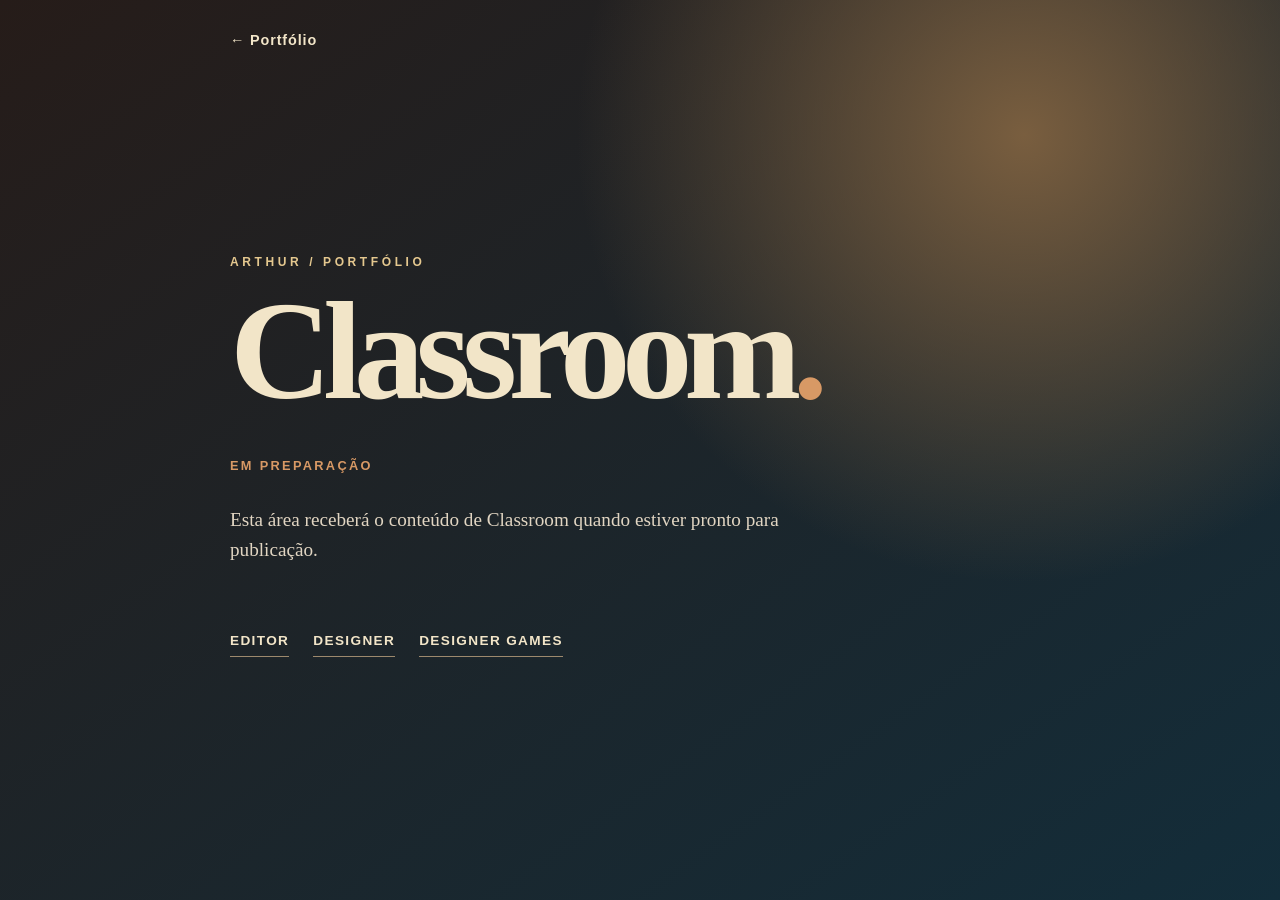
<file: classroom/index.html>
<!doctype html>
<html lang="pt-BR">
<head>
  <meta charset="utf-8">
  <meta name="viewport" content="width=device-width, initial-scale=1">
  <title>Classroom — Arthur</title>
  <meta name="description" content="Área Classroom do portfólio de Arthur, em preparação.">
  <link rel="stylesheet" href="../areas.css">
</head>
<body>
  <main>
    <a class="back" href="../">← Portfólio</a>
    <p class="eyebrow">Arthur / Portfólio</p>
    <h1>Classroom<span>.</span></h1>
    <p class="status">Em preparação</p>
    <p>Esta área receberá o conteúdo de Classroom quando estiver pronto para publicação.</p>
    <nav aria-label="Outras áreas">
      <a href="../editor/">Editor</a>
      <a href="../designer/">Designer</a>
      <a href="../designer-games/">Designer Games</a>
    </nav>
  </main>
</body>
</html>
</file>
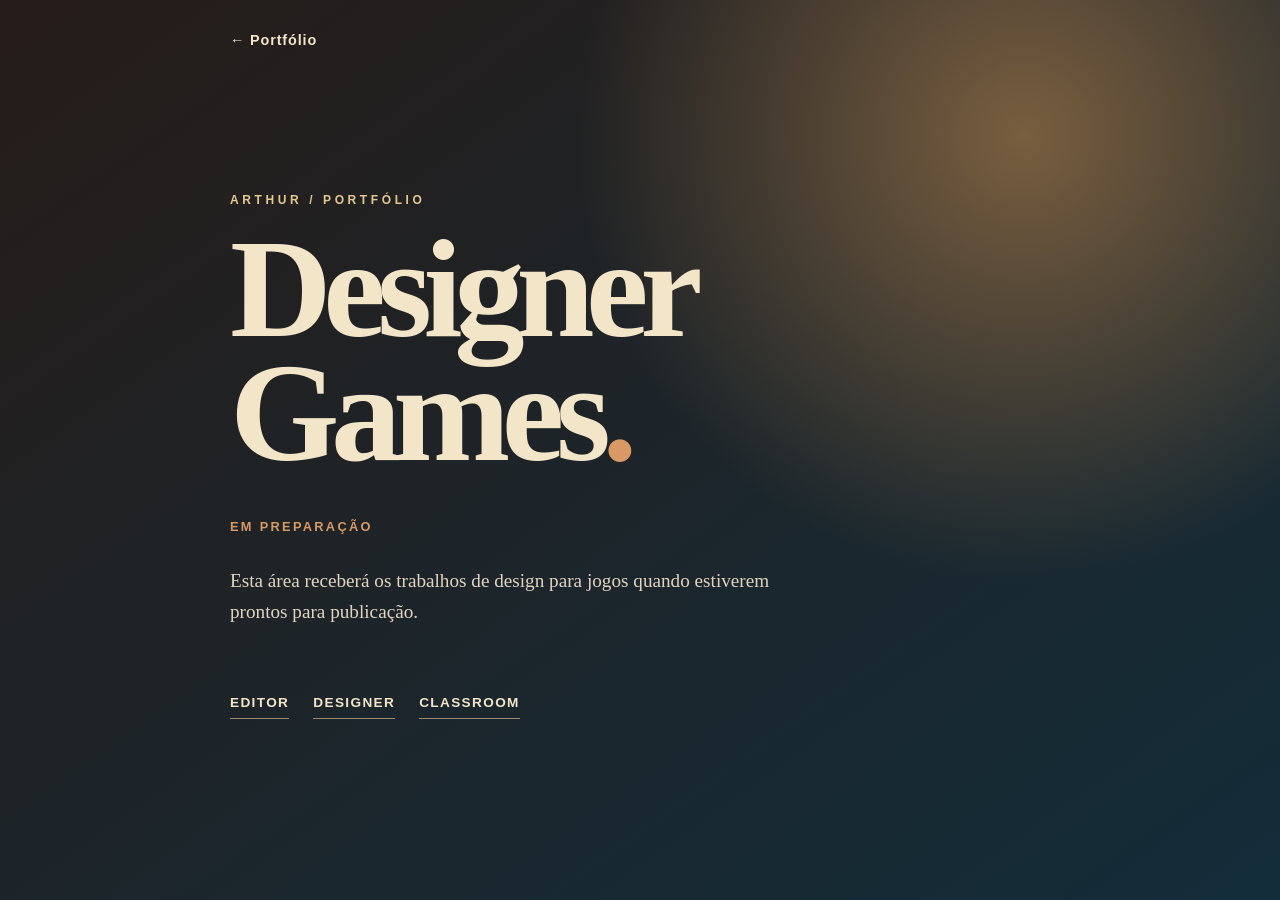
<file: designer-games/index.html>
<!doctype html>
<html lang="pt-BR">
<head>
  <meta charset="utf-8">
  <meta name="viewport" content="width=device-width, initial-scale=1">
  <title>Designer Games — Arthur</title>
  <meta name="description" content="Área de design para jogos do portfólio de Arthur, em preparação.">
  <link rel="stylesheet" href="../areas.css">
</head>
<body>
  <main>
    <a class="back" href="../">← Portfólio</a>
    <p class="eyebrow">Arthur / Portfólio</p>
    <h1>Designer<br>Games<span>.</span></h1>
    <p class="status">Em preparação</p>
    <p>Esta área receberá os trabalhos de design para jogos quando estiverem prontos para publicação.</p>
    <nav aria-label="Outras áreas">
      <a href="../editor/">Editor</a>
      <a href="../designer/">Designer</a>
      <a href="../classroom/">Classroom</a>
    </nav>
  </main>
</body>
</html>
</file>
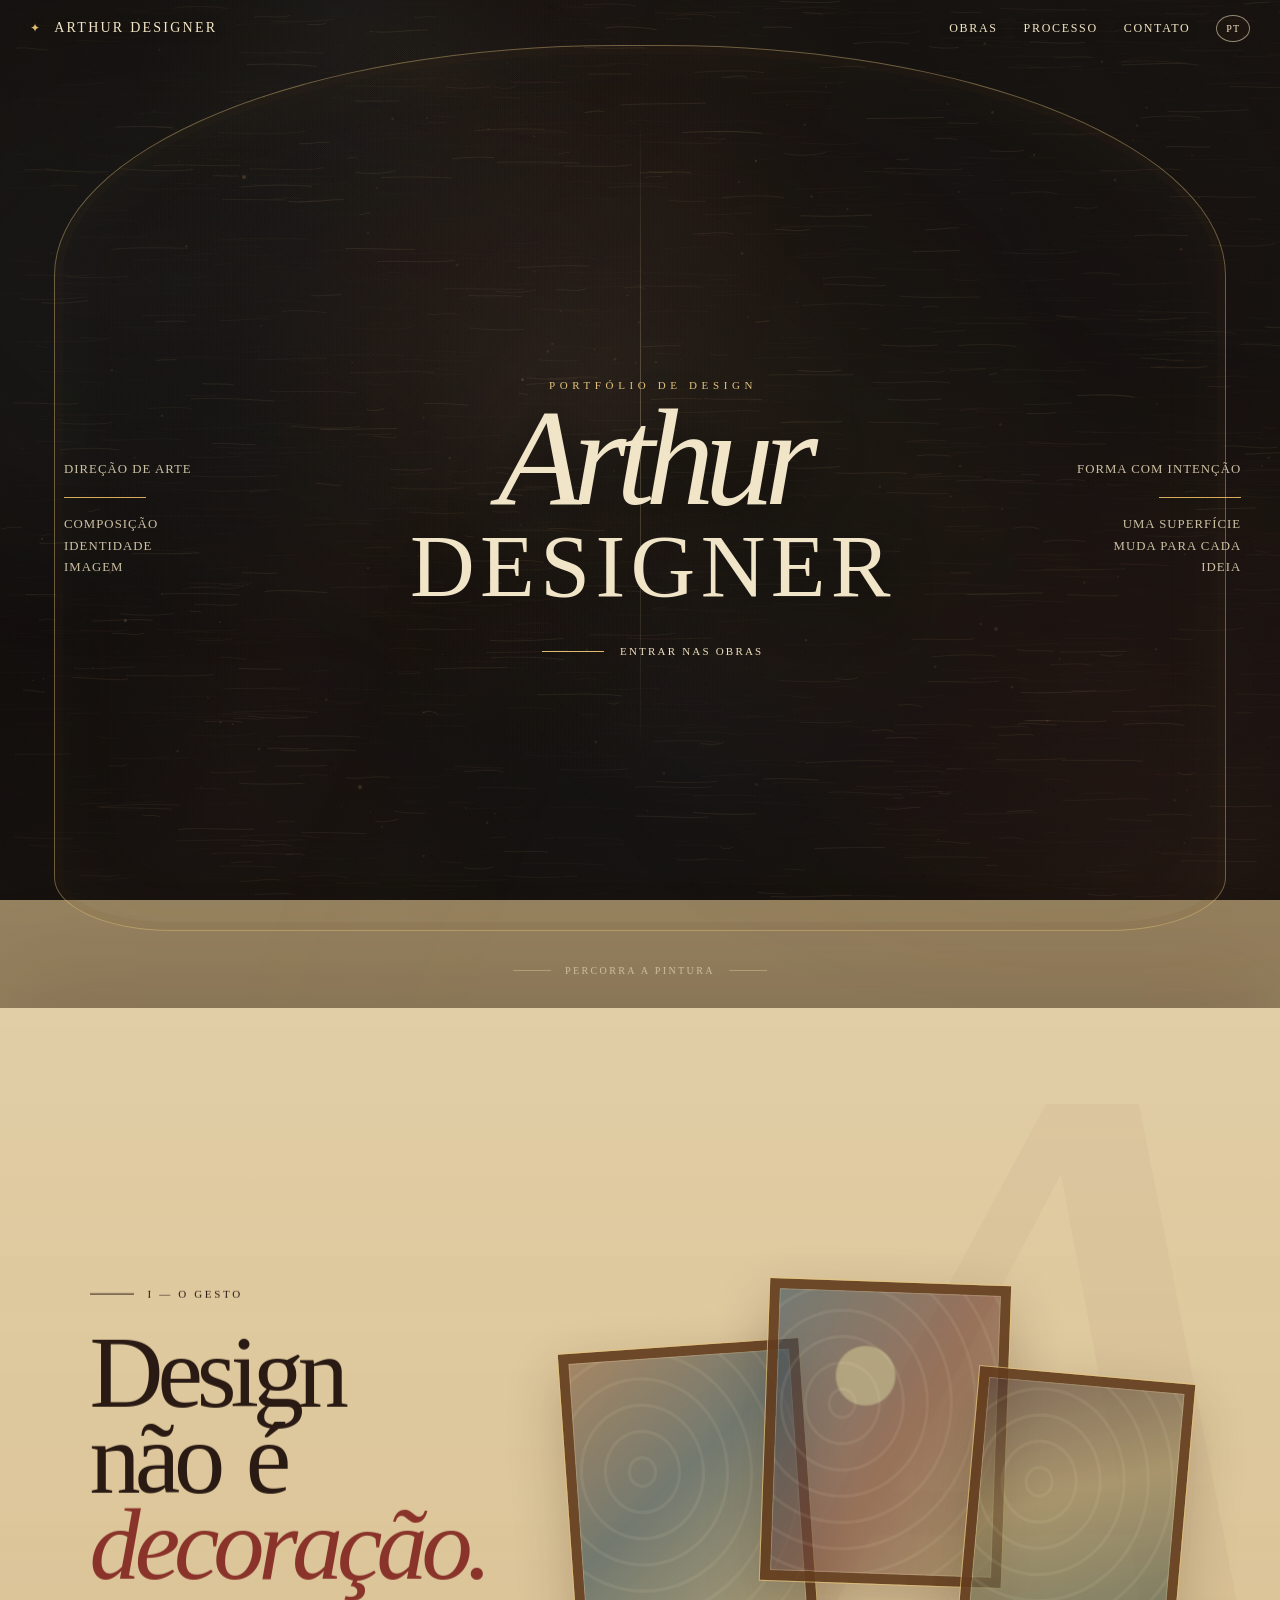
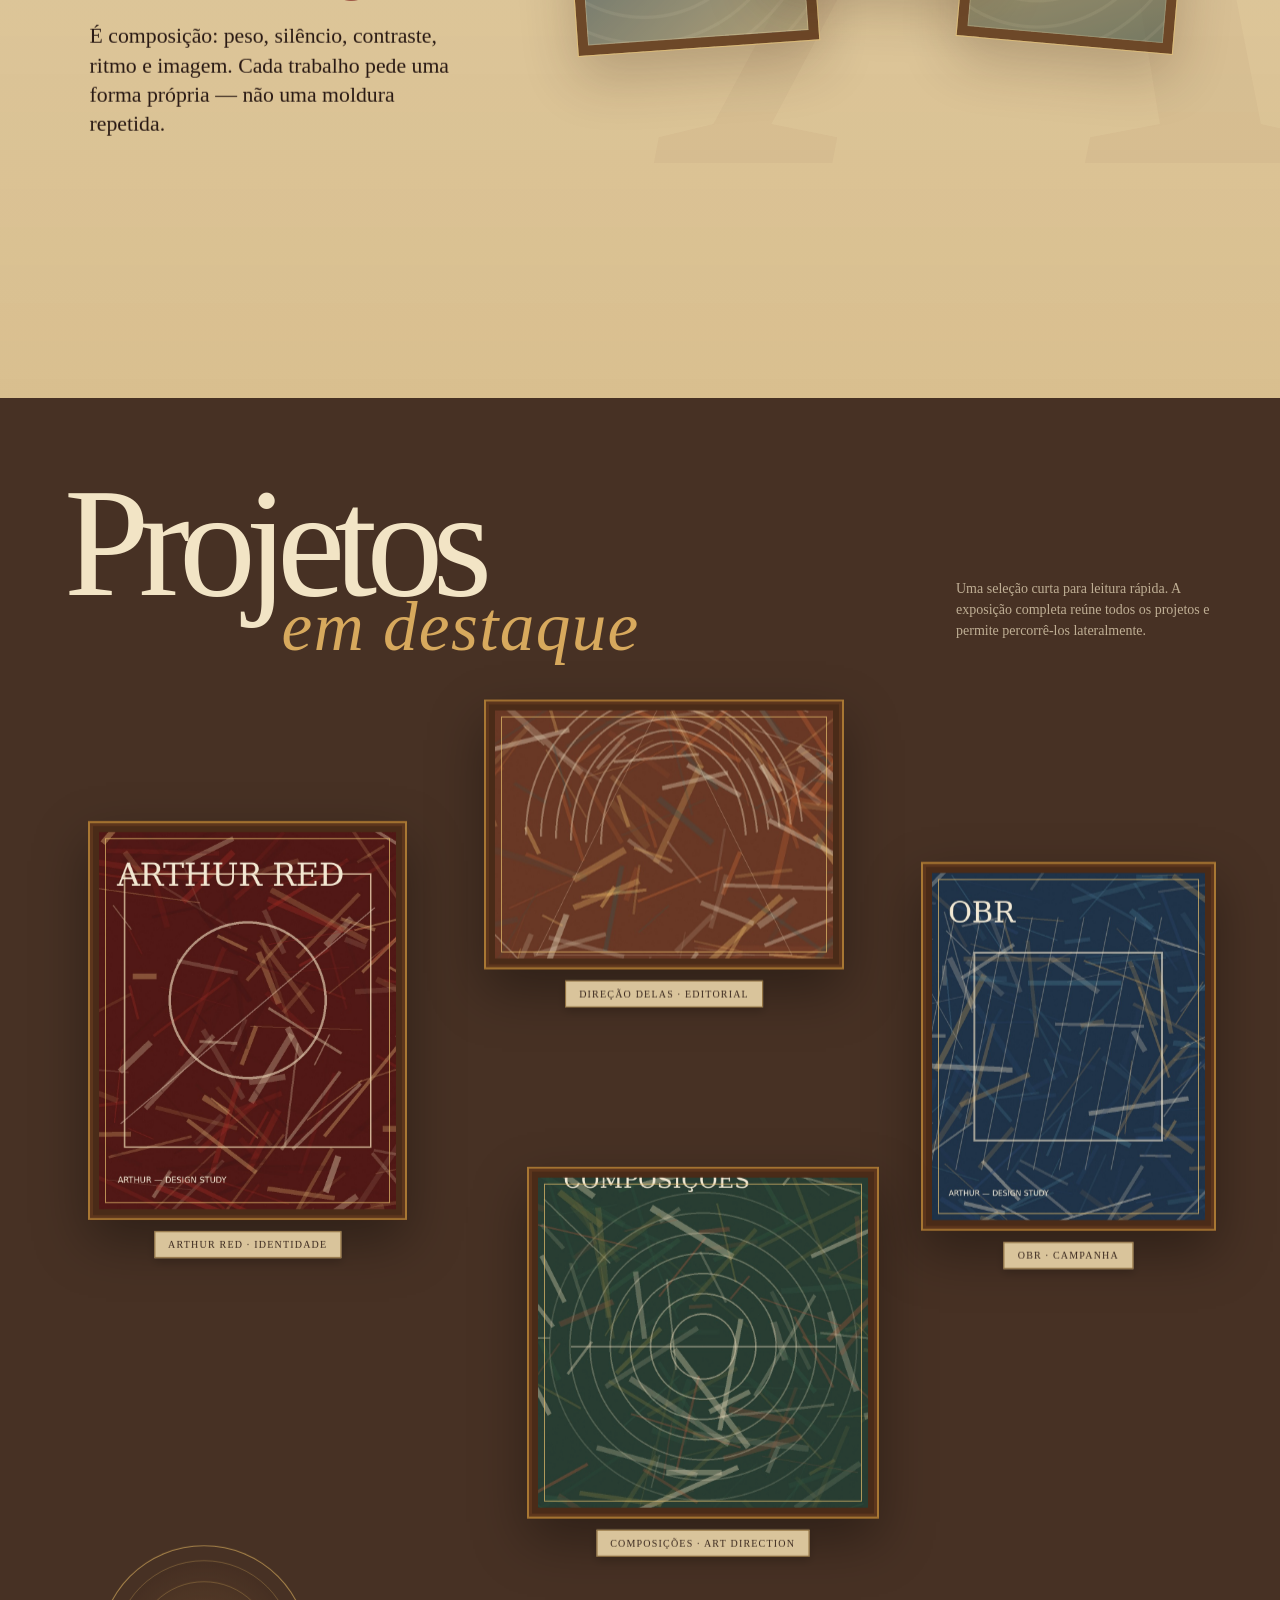
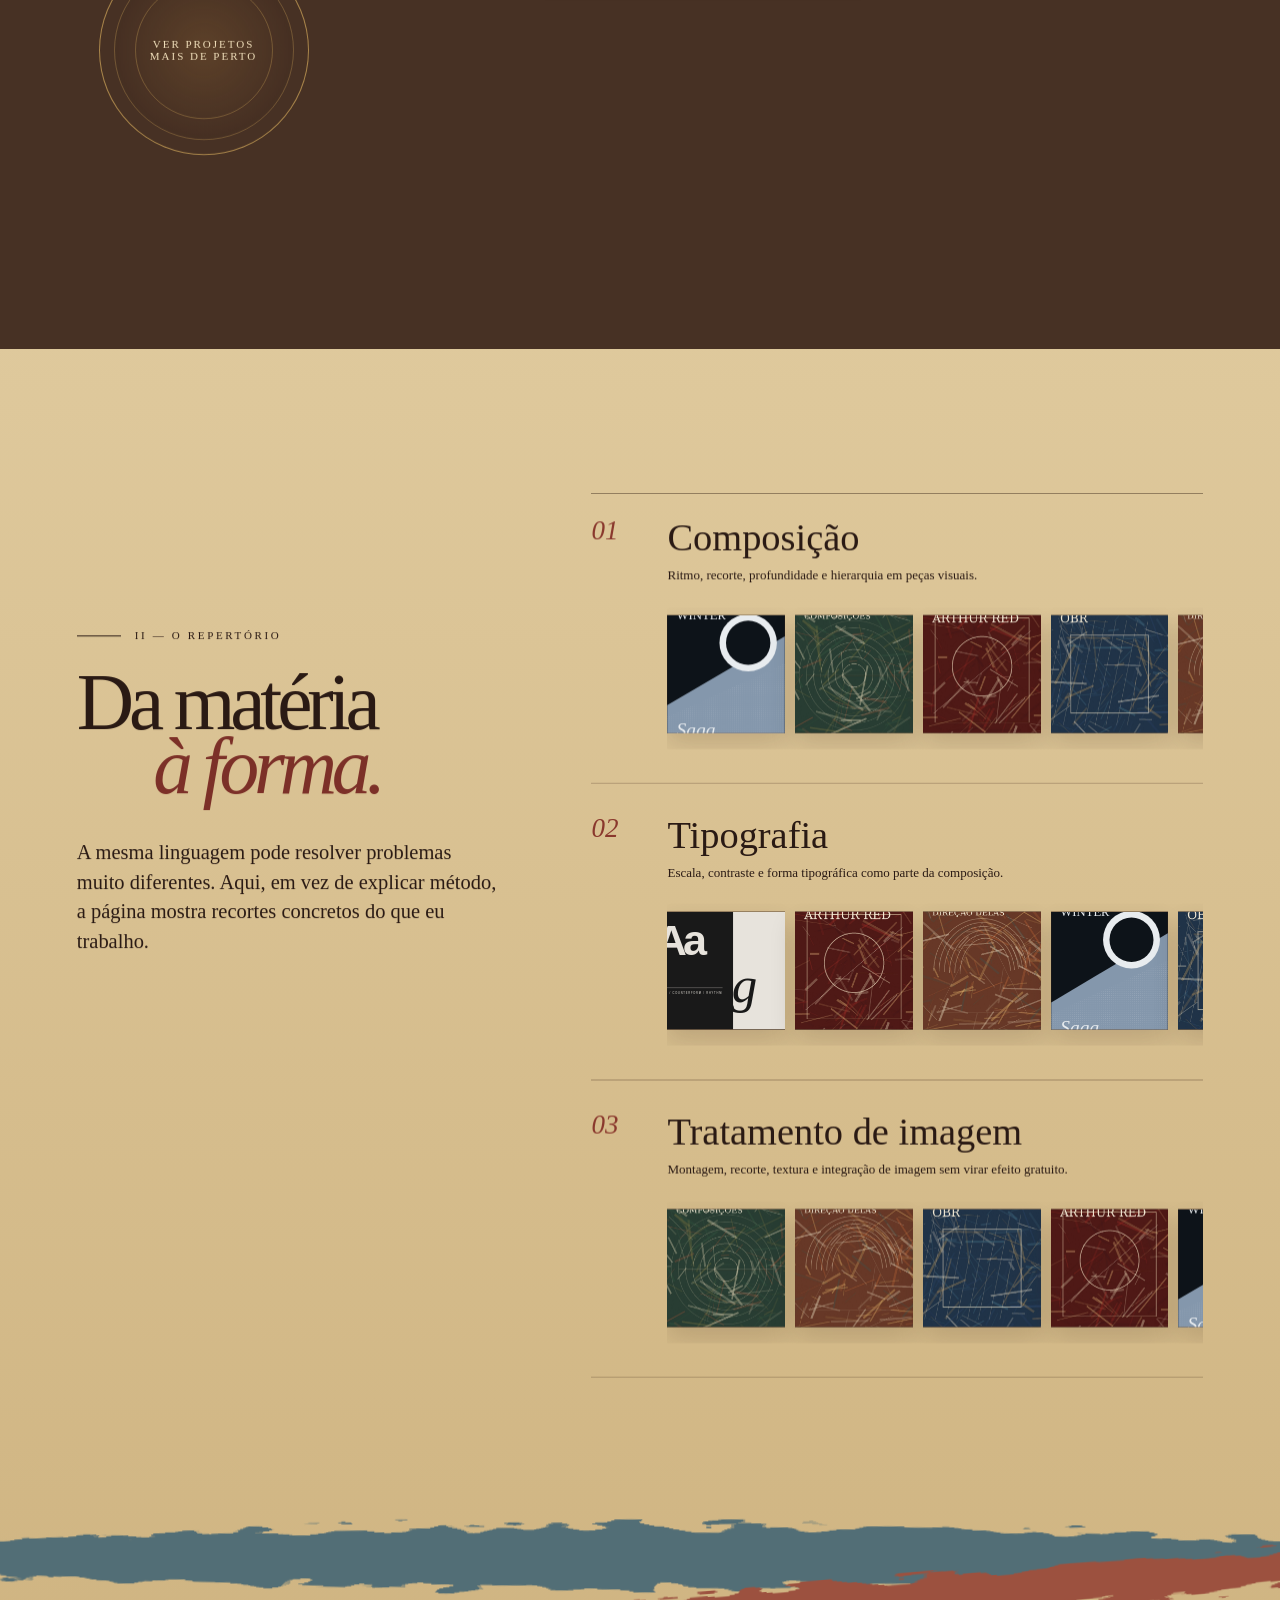
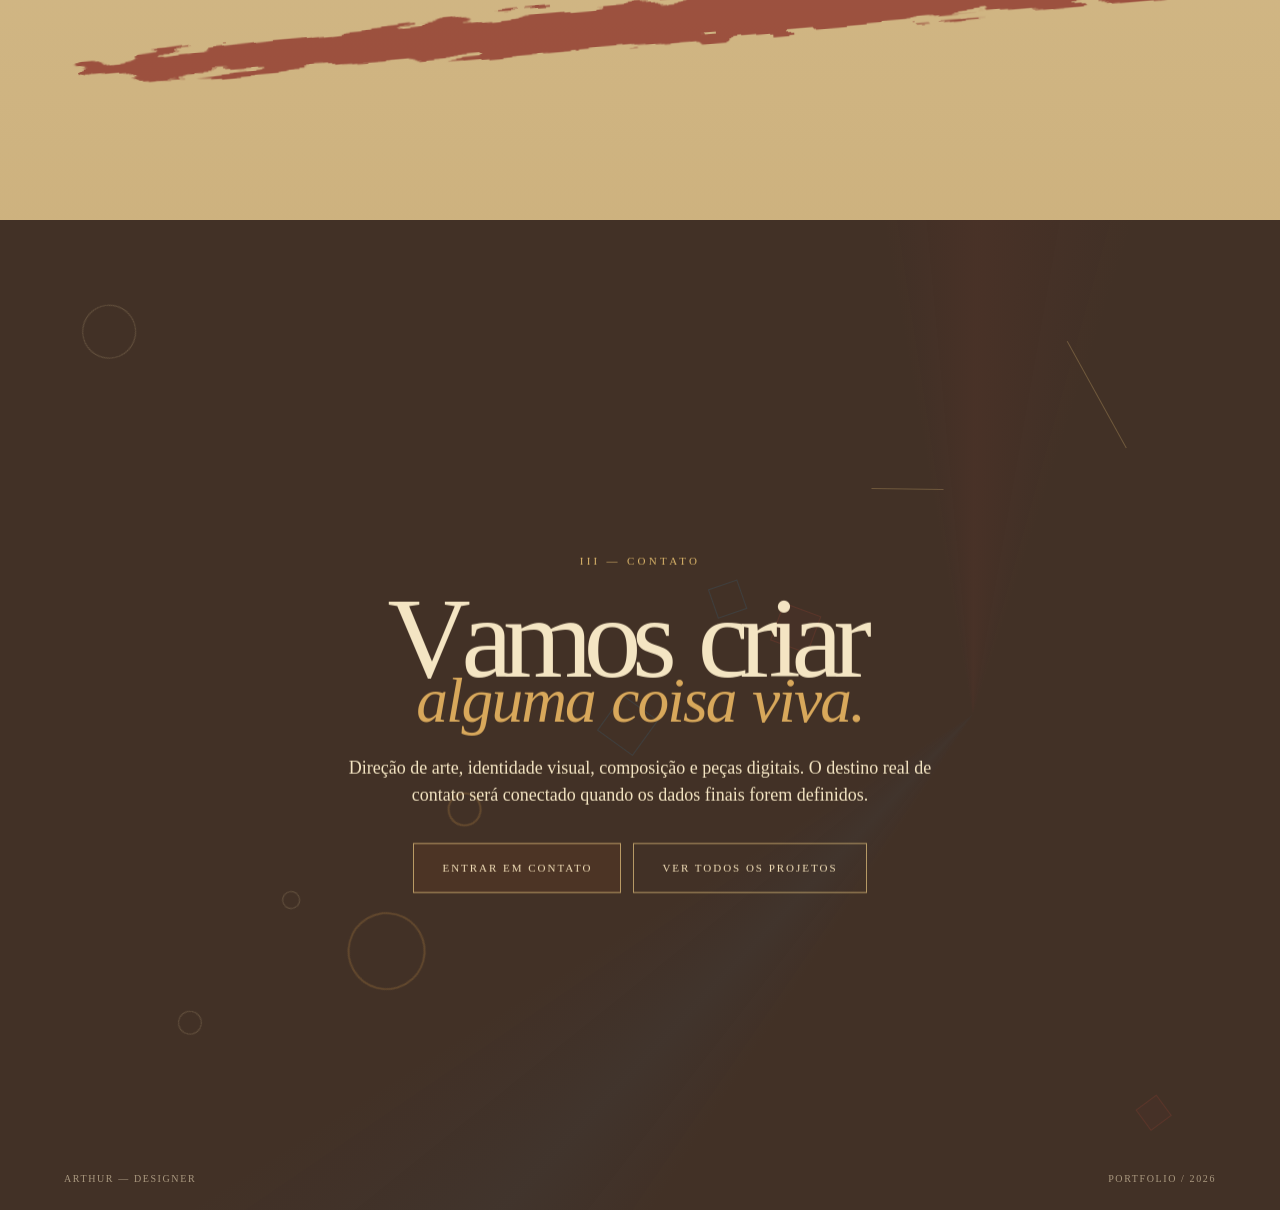
<file: designer/index.html>
<!doctype html>
<html lang="pt-BR">
<head>
<meta charset="utf-8" />
<meta name="viewport" content="width=device-width,initial-scale=1" />
<title>Arthur — Design</title>
<meta name="description" content="Arthur — direção de arte, composição e design visual." />
<style>
:root{
  --ink:#2a1a14; --paper:#ead8b4; --cream:#f1e6c9; --gold:#b98635; --gold2:#e0b968;
  --blue:#294f78; --red:#8b2f2a; --green:#3f5b46; --shadow:rgba(28,17,12,.28);
}
*{box-sizing:border-box} html{scroll-behavior:smooth} body{margin:0;color:var(--ink);background:#bfa679;font-family:Georgia,'Times New Roman',serif;overflow-x:hidden}
body.is-loading{overflow:hidden}
button,a{font:inherit;color:inherit} button{cursor:pointer}
::selection{background:#7d2e27;color:#f6ead1}
#paint{position:fixed;inset:0;width:100%;height:100%;z-index:-4;background:#c9ae7e}
.grain{position:fixed;inset:0;z-index:50;pointer-events:none;opacity:.19;mix-blend-mode:multiply;background-image:url("data:image/svg+xml,%3Csvg viewBox='0 0 180 180' xmlns='http://www.w3.org/2000/svg'%3E%3Cfilter id='n'%3E%3CfeTurbulence type='fractalNoise' baseFrequency='.72' numOctaves='3' stitchTiles='stitch'/%3E%3C/filter%3E%3Crect width='100%25' height='100%25' filter='url(%23n)' opacity='.36'/%3E%3C/svg%3E")}
.vignette{position:fixed;inset:0;z-index:-2;pointer-events:none;background:radial-gradient(circle at 50% 45%,transparent 25%,rgba(58,34,22,.08) 65%,rgba(36,22,15,.25) 110%)}

.site-nav{position:fixed;z-index:40;top:0;left:0;right:0;height:56px;box-sizing:border-box;display:flex;align-items:center;justify-content:space-between;padding:0 30px;color:#f5e8c8;background:transparent;text-shadow:0 2px 14px rgba(0,0,0,.28);mix-blend-mode:normal}
.site-nav.is-past-hero{background:#171412}
.brand{font-size:14px;letter-spacing:.16em;text-transform:uppercase;text-decoration:none;display:flex;gap:12px;align-items:center}.brand:before{content:'✦';font-size:12px;color:#e2bd6e}
.navlinks{display:flex;gap:26px;align-items:center}.navlinks a{text-decoration:none;font-size:12px;letter-spacing:.14em;text-transform:uppercase;position:relative}.navlinks a:after{content:'';position:absolute;left:0;right:100%;bottom:-6px;height:1px;background:currentColor;transition:right .35s ease}.navlinks a:hover:after{right:0}
.lang{border:1px solid rgba(244,231,199,.55);background:rgba(56,33,21,.18);color:inherit;padding:7px 9px;border-radius:50%;font-size:10px;letter-spacing:.1em}

.section{position:relative;min-height:100vh}.hero{min-height:112vh;display:grid;place-items:center;padding:120px 5vw 90px;color:#f3e7ca;isolation:isolate}
.hero:before{content:'';position:absolute;inset:3.5vw 4.2vw 6vw;border:1px solid rgba(234,199,126,.52);border-radius:48% 48% 10% 10% / 26% 26% 6% 6%;box-shadow:inset 0 0 0 8px rgba(95,57,28,.10),inset 0 0 80px rgba(255,218,145,.06);pointer-events:none}
.hero:after{content:'';position:absolute;left:50%;top:12vh;width:1px;height:72vh;background:linear-gradient(transparent,rgba(244,221,172,.38),transparent);opacity:.8}
.hero-inner{width:min(1300px,92vw);display:grid;grid-template-columns:1fr minmax(300px,520px) 1fr;align-items:center;gap:20px;position:relative}
.hero-side{font-size:clamp(12px,1vw,15px);line-height:1.7;letter-spacing:.08em;text-transform:uppercase;max-width:260px;color:rgba(246,232,198,.82)}
.hero-side.right{text-align:right;justify-self:end}.hero-side .rule{display:block;width:82px;height:1px;background:#d8ad5e;margin:16px 0}.hero-side.right .rule{margin-left:auto}
.hero-title{text-align:center;position:relative;padding:64px 10px 54px}
.hero-title .kicker{font-size:11px;letter-spacing:.42em;text-transform:uppercase;margin-bottom:16px;color:#e6c57f}
.hero-title h1{margin:0;font-weight:400;line-height:.74;text-shadow:0 7px 25px rgba(42,23,15,.24)}
.hero-title .arthur{display:block;font-size:clamp(76px,10.8vw,184px);letter-spacing:-.07em;font-style:italic}
.hero-title .design{display:block;font-size:clamp(50px,7vw,112px);letter-spacing:.06em;text-transform:uppercase;margin-top:24px}
.hero-title .seal{position:absolute;right:-20px;top:30px;width:74px;height:74px;border:1px solid rgba(229,194,119,.75);border-radius:50%;display:grid;place-items:center;font-size:9px;letter-spacing:.14em;text-transform:uppercase;transform:rotate(10deg);background:rgba(91,45,31,.18);backdrop-filter:blur(2px)}
.hero-title .seal:before,.hero-title .seal:after{content:'';position:absolute;inset:7px;border:1px solid rgba(229,194,119,.42);border-radius:50%}.hero-title .seal:after{inset:22px;background:#c59443;border:0;opacity:.8}
.hero-cta{margin-top:34px;display:inline-flex;align-items:center;gap:16px;border:0;background:transparent;color:#f2e3c3;text-transform:uppercase;letter-spacing:.2em;font-size:11px;padding:12px 4px;position:relative}.hero-cta .line{width:62px;height:1px;background:#e1bd72;transition:width .35s ease}.hero-cta:hover .line{width:96px}
.scroll-mark{position:absolute;bottom:32px;left:50%;transform:translateX(-50%);font-size:10px;letter-spacing:.24em;text-transform:uppercase;color:rgba(245,231,199,.72);display:flex;align-items:center;gap:14px}.scroll-mark:before,.scroll-mark:after{content:'';width:38px;height:1px;background:rgba(235,207,151,.48)}

.manifesto{min-height:110vh;padding:18vh 7vw 14vh;display:grid;grid-template-columns:minmax(260px,.8fr) 1.4fr;gap:8vw;align-items:center;background:linear-gradient(180deg,rgba(232,214,176,.82),rgba(219,193,145,.92));box-shadow:0 -40px 90px rgba(47,28,18,.12);overflow:hidden}
.manifesto:before{content:'A';position:absolute;right:-3vw;top:-9vh;font-size:78vw;line-height:1;color:rgba(91,48,28,.035);font-style:italic;pointer-events:none}
.manifesto-copy{position:relative;z-index:2}.eyebrow{font-size:11px;letter-spacing:.24em;text-transform:uppercase;margin-bottom:30px;display:flex;align-items:center;gap:14px}.eyebrow:before{content:'';width:44px;height:1px;background:currentColor}
.manifesto h2{font-weight:400;font-size:clamp(54px,8vw,132px);line-height:.84;letter-spacing:-.06em;margin:0}.manifesto h2 em{font-weight:400;color:#8a332a}.manifesto p{font-size:clamp(18px,1.7vw,28px);line-height:1.35;max-width:650px;margin:34px 0 0}
.triptych{height:min(74vh,760px);position:relative;perspective:1200px}.panel{position:absolute;overflow:hidden;border:10px solid rgba(99,60,28,.88);outline:1px solid rgba(234,197,119,.7);box-shadow:0 22px 55px rgba(50,29,18,.24),inset 0 0 0 1px rgba(255,239,197,.45);background:rgba(54,69,69,.25);transition:transform .8s cubic-bezier(.2,.8,.2,1)}
.panel:before{content:'';position:absolute;inset:0;background:var(--img);background-size:cover;background-position:center;filter:saturate(.86) contrast(.95);mix-blend-mode:multiply;opacity:.52}
.panel.one{left:2%;top:8%;width:43%;height:72%;transform:rotate(-4deg)}.panel.two{left:34%;top:1%;width:43%;height:83%;transform:rotate(2deg)}.panel.three{right:0;bottom:0;width:36%;height:66%;transform:rotate(5deg)}
.panel.one:before{--img:linear-gradient(140deg,#c57a44,#3e6170 44%,#e3c27a)}.panel.two:before{--img:radial-gradient(circle at 40% 30%,#e6c989 0 12%,transparent 13%),linear-gradient(120deg,#3f5f77,#ad4c35 55%,#d3a85f)}.panel.three:before{--img:linear-gradient(160deg,#6d3d2f,#d1a85f 45%,#48624f)}
.panel .paint-mark{position:absolute;inset:0;background:repeating-radial-gradient(ellipse at 30% 40%,transparent 0 11px,rgba(245,225,181,.08) 12px 14px,transparent 15px 24px);mix-blend-mode:screen}
.triptych:hover .one{transform:rotate(-6deg) translate(-8px,-8px)}.triptych:hover .two{transform:rotate(1deg) translateY(-15px)}.triptych:hover .three{transform:rotate(7deg) translate(8px,5px)}

.works{min-height:160vh;padding:14vh 5vw 18vh;background:rgba(58,37,27,.90);color:#f2e4c5;overflow:hidden}.works-head{display:grid;grid-template-columns:1fr auto;align-items:end;gap:30px;max-width:1500px;margin:auto;position:relative;top:-28px}.works h2{font-size:clamp(66px,12vw,190px);font-weight:400;line-height:.75;letter-spacing:-.07em;margin:0}.works h2 em{display:block;font-size:.45em;letter-spacing:.02em;color:#d7a95d;margin-left:17vw}.works-note{max-width:260px;font-size:14px;line-height:1.5;color:rgba(242,228,197,.7);padding-bottom:12px}
.salon{max-width:1450px;margin:12vh auto 0;display:grid;grid-template-columns:1fr 1.25fr .86fr;grid-template-rows:280px 360px 280px;gap:34px 42px;position:relative}
.artwork{position:relative;border:0;background:transparent;color:inherit;padding:0;text-align:left;perspective:900px}.artwork .frame{position:absolute;inset:0;background:#4a2b18;padding:11px;box-shadow:0 22px 50px rgba(0,0,0,.34),inset 0 0 0 2px #a87733,inset 0 0 0 5px #5d361d;transition:transform .55s cubic-bezier(.2,.8,.2,1),box-shadow .55s}.artwork .frame:after{content:'';position:absolute;inset:17px;border:1px solid rgba(231,191,109,.7);pointer-events:none}.artwork img{width:100%;height:100%;object-fit:cover;display:block;filter:saturate(.86) contrast(.98);transition:filter .5s,transform .6s}.artwork .label{position:absolute;left:50%;bottom:-38px;transform:translateX(-50%);background:#d9c49b;color:#3a281e;border:1px solid #8c6c3b;padding:7px 13px;white-space:nowrap;font-size:10px;letter-spacing:.12em;text-transform:uppercase;box-shadow:0 4px 10px rgba(0,0,0,.18)}.artwork:hover .frame{transform:translateY(-10px) rotateX(2deg);box-shadow:0 34px 60px rgba(0,0,0,.42),inset 0 0 0 2px #c49a4f,inset 0 0 0 5px #5d361d}.artwork:hover img{filter:saturate(1.05) contrast(1.02);transform:scale(1.015)}
.a1{grid-column:1;grid-row:1 / span 2;margin:34px 0 0 7%}.a2{grid-column:2;grid-row:1;margin:0 8%}.a3{grid-column:3;grid-row:1 / span 2;margin:72px 0 0}.a4{grid-column:2;grid-row:2 / span 2;margin:22px 0 0 18%}
.enter-gallery{position:absolute;left:3%;bottom:2%;width:210px;height:210px;border-radius:50%;border:1px solid rgba(223,180,98,.65);background:radial-gradient(circle,rgba(194,139,66,.18),rgba(56,31,22,.06) 60%,transparent 61%);color:#f0dfbb;display:grid;place-items:center;text-align:center;text-transform:uppercase;letter-spacing:.18em;font-size:11px;transition:transform .5s,background .5s}.enter-gallery:before,.enter-gallery:after{content:'';position:absolute;border:1px solid rgba(223,180,98,.3);border-radius:50%;inset:14px}.enter-gallery:after{inset:35px}.enter-gallery:hover{transform:rotate(-7deg) scale(1.04);background:radial-gradient(circle,rgba(194,139,66,.32),rgba(56,31,22,.06) 60%,transparent 61%)}

.process{min-height:125vh;padding:16vh 6vw 14vh;background:linear-gradient(180deg,rgba(224,202,158,.95),rgba(206,178,127,.95));overflow:hidden}.process-grid{max-width:1500px;margin:auto;display:grid;grid-template-columns:.8fr 1.2fr;gap:7vw}.process h2{font-size:clamp(62px,10vw,156px);line-height:.8;font-weight:400;letter-spacing:-.065em;margin:0 0 40px}.process h2 span{display:block;color:#7c3028;font-style:italic;margin-left:18%}.process-intro{font-size:clamp(18px,1.6vw,26px);line-height:1.45;max-width:560px}.steps{display:grid;gap:0;border-top:1px solid rgba(59,38,25,.45)}.step{display:grid;grid-template-columns:72px 1fr auto;gap:24px;align-items:start;padding:30px 0;border-bottom:1px solid rgba(59,38,25,.35);position:relative}.step .num{font-style:italic;font-size:30px;color:#8a382d}.step h3{font-size:clamp(28px,3vw,48px);font-weight:400;margin:0}.step p{max-width:420px;margin:8px 0 0;line-height:1.5;font-size:14px}.step .glyph{font-size:46px;color:#9a7134;opacity:.75;transition:transform .5s}.step:hover .glyph{transform:rotate(18deg) scale(1.2)}
.brush-river{height:250px;margin:11vh -10vw -5vh;position:relative;transform:rotate(-2deg);opacity:.8}.brush-river:before,.brush-river:after{content:'';position:absolute;left:-5%;right:-5%;height:62px;border-radius:50%;background:#325b72;filter:url(#rough);transform:rotate(2deg)}.brush-river:before{top:45px}.brush-river:after{top:112px;background:#8f392f;left:9%;right:-12%;height:44px;transform:rotate(-3deg)}

.final{min-height:110vh;display:grid;place-items:center;text-align:center;color:#f4e5c3;padding:120px 5vw;background:rgba(42,27,23,.78);overflow:hidden}.final-inner{max-width:1100px;position:relative}.final .small{font-size:11px;letter-spacing:.3em;text-transform:uppercase;color:#dcb66b}.final h2{font-size:clamp(72px,13vw,210px);font-weight:400;line-height:.72;letter-spacing:-.08em;margin:34px 0}.final h2 em{display:block;font-size:.5em;color:#d8a85b;letter-spacing:-.03em}.final p{max-width:600px;margin:0 auto 42px;font-size:18px;line-height:1.5}.final button{border:1px solid rgba(233,198,128,.7);background:rgba(116,64,40,.22);color:#f2dfb8;padding:18px 28px;text-transform:uppercase;letter-spacing:.18em;font-size:11px;transition:.35s}.final button:hover{background:#c48b3e;color:#2d2018;transform:translateY(-3px)}
.footer{position:absolute;left:5vw;right:5vw;bottom:26px;display:flex;justify-content:space-between;font-size:10px;letter-spacing:.16em;text-transform:uppercase;color:rgba(245,227,191,.58)}

.exhibition{position:fixed;inset:0;z-index:80;background:#241813;color:#f1e2c1;display:none;opacity:0;transition:opacity .45s}.exhibition.open{display:block}.exhibition.visible{opacity:1}.ex-top{position:absolute;z-index:3;left:28px;right:28px;top:24px;display:flex;justify-content:space-between;align-items:center;font-size:11px;letter-spacing:.18em;text-transform:uppercase}.ex-close{border:1px solid rgba(238,211,158,.55);background:transparent;color:inherit;width:42px;height:42px;border-radius:50%;font-size:20px}.ex-stage{height:100%;display:grid;grid-template-columns:1fr 1.3fr;align-items:center;gap:7vw;padding:9vh 7vw}.ex-copy .count{font-size:12px;letter-spacing:.18em;color:#c89b50}.ex-copy h3{font-size:clamp(54px,7vw,120px);line-height:.82;font-weight:400;margin:24px 0}.ex-copy p{max-width:430px;line-height:1.5;color:rgba(241,226,193,.72)}.ex-image{height:76vh;padding:14px;background:#51311d;box-shadow:0 35px 90px rgba(0,0,0,.45),inset 0 0 0 2px #b78338}.ex-image img{width:100%;height:100%;object-fit:cover}.ex-controls{display:flex;gap:12px;margin-top:36px}.ex-controls button{border:1px solid rgba(236,206,146,.45);background:transparent;color:inherit;padding:12px 18px;text-transform:uppercase;letter-spacing:.14em;font-size:10px}.ex-controls button:hover{background:#d3a153;color:#2a1a14}

@media(max-width:900px){
 .site-nav{height:50px;padding:0 18px}.navlinks a{display:none}.hero{padding-left:24px;padding-right:24px}.hero-inner{grid-template-columns:1fr}.hero-side{display:none}.hero-title .seal{right:0;top:10px;width:62px;height:62px}.hero:before{inset:70px 16px 60px;border-radius:45% 45% 8% 8% / 18% 18% 4% 4%}.manifesto{grid-template-columns:1fr;padding:13vh 24px 11vh}.triptych{height:520px}.works{padding:12vh 20px 16vh}.works-head{grid-template-columns:1fr}.works-note{max-width:100%}.salon{display:flex;flex-direction:column;gap:72px;margin-top:8vh}.artwork{height:64vh!important;margin:0!important}.a2{height:46vh!important}.a3{height:58vh!important}.a4{height:52vh!important}.enter-gallery{position:relative;left:auto;bottom:auto;margin:10px auto 0;width:170px;height:170px}.process{padding:13vh 24px}.process-grid{grid-template-columns:1fr}.step{grid-template-columns:54px 1fr}.step .glyph{display:none}.ex-stage{grid-template-columns:1fr;padding:100px 22px 26px;overflow:auto}.ex-copy h3{font-size:52px}.ex-image{height:58vh;order:-1}.footer{flex-direction:column;gap:8px;align-items:center}.hero-title .arthur{font-size:21vw}.hero-title .design{font-size:12vw}}
@media(prefers-reduced-motion:reduce){html{scroll-behavior:auto}*,*:before,*:after{transition:none!important;animation:none!important}}

/* V05 — alterações dirigidas sobre a base V04 */
.no-select,.no-select *{-webkit-user-select:none;user-select:none}
#pointerFx{position:fixed;inset:0;z-index:47;width:100%;height:100%;pointer-events:none;mix-blend-mode:screen;opacity:.7}
.hero{background:radial-gradient(ellipse at 50% 36%,rgba(95,69,48,.08),transparent 46%),linear-gradient(180deg,rgba(13,12,11,.12),rgba(13,11,10,.24));}
.hero:before{border-color:rgba(234,199,126,.42);box-shadow:inset 0 0 0 8px rgba(95,57,28,.06),inset 0 0 90px rgba(255,218,145,.035)}
.hero-title h1{text-shadow:0 10px 45px rgba(0,0,0,.55)}

/* Scroll reveal: title = character choreography; copy = restrained */
[data-reveal="soft"]{opacity:0;transform:translateY(26px);filter:blur(5px);transition:opacity .85s ease,transform 1s cubic-bezier(.16,1,.3,1),filter .85s ease}
[data-reveal="soft"].is-visible{opacity:1;transform:none;filter:none}
[data-reveal="write"] .write-word{display:inline-block;white-space:nowrap}[data-reveal="write"] .write-char{display:inline-block;opacity:0;transform:translateY(.62em) rotate(2deg);filter:blur(7px);clip-path:inset(0 0 100% 0);transition:opacity .52s ease,transform .82s cubic-bezier(.16,1,.3,1),filter .55s ease,clip-path .72s cubic-bezier(.16,1,.3,1)}
[data-reveal="write"].is-visible .write-char{opacity:1;transform:none;filter:none;clip-path:inset(0)}
[data-reveal="write"] .write-space{display:inline-block;width:.26em}
.reveal-art{opacity:0;transform:translateY(70px) rotate(var(--entry-r,0deg)) scale(.94);filter:blur(5px);transition:opacity .85s ease,transform 1.15s cubic-bezier(.16,1,.3,1),filter .8s ease}
.reveal-art.is-visible{opacity:1;transform:none;filter:none}.reveal-art.a1{--entry-r:-4deg}.reveal-art.a2{--entry-r:3deg}.reveal-art.a3{--entry-r:5deg}.reveal-art.a4{--entry-r:-2deg}

/* Capabilities: same section geometry, concrete visual evidence instead of generic method rows */
.process-grid{grid-template-columns:.82fr 1.18fr;align-items:start}.process-grid>*{min-width:0}.process-copy{position:sticky;top:16vh;align-self:start}.process-copy h2{font-size:clamp(54px,6.2vw,96px);max-width:520px}.capability-list{border-top:1px solid rgba(59,38,25,.45)}
.capability{padding:30px 0 34px;border-bottom:1px solid rgba(59,38,25,.35);overflow:hidden}.capability-head{display:grid;grid-template-columns:58px 1fr auto;gap:18px;align-items:start}.capability .num{font-style:italic;font-size:27px;color:#8a382d}.capability h3{font-size:clamp(28px,3vw,46px);font-weight:400;margin:0}.capability-head p{margin:7px 0 0;font-size:13px;line-height:1.45;max-width:420px}.wheel-note{font-size:8px;letter-spacing:.16em;text-transform:uppercase;opacity:.55;align-self:end;padding-bottom:7px}
.mini-rail{display:flex;gap:10px;margin:22px 0 0 76px;overflow-x:auto;overscroll-behavior-inline:contain;scrollbar-width:none;padding:3px 1px 12px;scroll-behavior:smooth}.mini-rail::-webkit-scrollbar{display:none}.mini-project{flex:0 0 clamp(86px,9.2vw,138px);aspect-ratio:1;border:0;background:#3b281e;padding:0;position:relative;overflow:hidden;box-shadow:0 10px 24px rgba(52,30,20,.16);transition:flex-basis .55s cubic-bezier(.16,1,.3,1),transform .5s cubic-bezier(.16,1,.3,1),box-shadow .5s}.mini-project img{width:100%;height:100%;object-fit:cover;display:block;filter:saturate(.82) contrast(.98);transition:transform .6s,filter .5s}.mini-project span{position:absolute;left:8px;right:8px;bottom:7px;color:#fff;font-size:8px;letter-spacing:.1em;text-transform:uppercase;text-align:left;text-shadow:0 2px 8px #000;opacity:0;transform:translateY(8px);transition:.35s}.mini-project:hover,.mini-project:focus-visible{flex-basis:clamp(122px,13vw,190px);transform:translateY(-5px);box-shadow:0 18px 34px rgba(52,30,20,.28)}.mini-project:hover img,.mini-project:focus-visible img{transform:scale(1.08);filter:saturate(1) contrast(1.03)}.mini-project:hover span,.mini-project:focus-visible span{opacity:1;transform:none}

/* Horizontal project world, visually tied to the current pictorial palette */
.exhibition{background:#211712;overflow:hidden;opacity:0;visibility:hidden;display:block;pointer-events:none;transition:opacity .55s ease,visibility .55s}.exhibition.open{visibility:visible;pointer-events:auto}.exhibition.visible{opacity:1}.ex-top{z-index:8}.ex-progress{position:absolute;left:50%;top:18px;width:min(280px,28vw);height:1px;background:rgba(238,211,158,.18);transform:translateX(-50%)}.ex-progress i{display:block;width:0;height:100%;background:#d3a153;transition:width .25s ease}.ex-viewport{position:absolute;inset:0;overflow:hidden;perspective:1400px}.ex-track{position:absolute;inset:0;transform-style:preserve-3d;will-change:transform}.ex-card{position:absolute;left:50%;top:50%;width:min(42vw,620px);height:min(66vh,720px);border:0;background:transparent;padding:0;transform-style:preserve-3d;will-change:transform,opacity;cursor:pointer;filter:drop-shadow(0 35px 45px rgba(0,0,0,.4));transition:filter .35s}.ex-card.landscape{width:min(52vw,760px);height:min(48vh,540px)}.ex-card img{width:100%;height:100%;object-fit:cover;display:block;border:11px solid #4a2b18;outline:1px solid rgba(213,161,83,.75);box-shadow:inset 0 0 0 2px #a87733}.ex-card .ex-num{position:absolute;right:-36px;top:0;writing-mode:vertical-rl;color:#e7c783;font-size:9px;letter-spacing:.2em}.ex-card:hover{filter:drop-shadow(0 44px 55px rgba(0,0,0,.52))}.ex-card:hover img{outline-color:#e1bd72}.ex-ambient{position:absolute;inset:0;overflow:hidden;pointer-events:none}.ex-ambient span{position:absolute;border:1px solid rgba(213,161,83,.16);border-radius:50%;animation:ambientOrbit 18s linear infinite}.ex-ambient span:nth-child(1){width:70vw;height:70vw;left:-28vw;top:-32vw}.ex-ambient span:nth-child(2){width:52vw;height:52vw;right:-20vw;bottom:-27vw;animation-duration:23s;animation-direction:reverse;border-color:rgba(50,91,114,.22)}.ex-ambient span:nth-child(3){width:28vw;height:28vw;right:18vw;top:12vh;animation-duration:14s;border-color:rgba(143,57,47,.2)}@keyframes ambientOrbit{to{transform:rotate(360deg) translateX(16px)}}
.ex-bottom{position:absolute;z-index:7;left:5vw;right:5vw;bottom:4vh;display:grid;grid-template-columns:1fr minmax(260px,430px) auto;gap:32px;align-items:end;pointer-events:none}.ex-bottom>div{display:grid;gap:5px}.ex-bottom span{font-size:10px;letter-spacing:.18em;color:#d3a153}.ex-bottom strong{font-size:clamp(36px,5vw,78px);line-height:.85;font-weight:400}.ex-bottom small{font-size:9px;letter-spacing:.16em;text-transform:uppercase;opacity:.6}.ex-bottom p{margin:0;font-size:13px;line-height:1.45;color:rgba(241,226,193,.7)}.ex-bottom button{pointer-events:auto;border:1px solid rgba(236,206,146,.45);background:rgba(36,24,19,.55);color:inherit;padding:16px 20px;text-transform:uppercase;letter-spacing:.14em;font-size:10px;backdrop-filter:blur(7px)}.ex-bottom button:hover{background:#d3a153;color:#2a1a14}.ex-bottom button span{font-size:16px;color:inherit;margin-left:10px}

/* Case overlay */
.case-panel{position:fixed;z-index:95;inset:0;background:#211712;color:#f1e2c1;overflow:auto;opacity:0;visibility:hidden;transform:translateY(3vh);transition:opacity .5s ease,transform .7s cubic-bezier(.16,1,.3,1),visibility .5s}.case-panel.open{opacity:1;visibility:visible;transform:none}.case-close{position:fixed;z-index:3;right:28px;top:24px;border:1px solid rgba(238,211,158,.55);background:rgba(33,23,18,.82);color:inherit;padding:11px 15px;text-transform:uppercase;letter-spacing:.13em;font-size:9px}.case-close span{font-size:17px;margin-left:9px}.case-hero{min-height:100vh;display:grid;grid-template-columns:1.25fr .75fr;gap:6vw;align-items:center;padding:10vh 6vw}.case-visual{height:76vh;padding:12px;background:#4a2b18;box-shadow:0 35px 90px rgba(0,0,0,.45),inset 0 0 0 2px #b78338}.case-visual img{width:100%;height:100%;object-fit:cover}.case-copy>span{font-size:10px;letter-spacing:.18em;color:#d3a153}.case-copy h2{font-size:clamp(58px,8vw,132px);font-weight:400;line-height:.78;margin:22px 0}.case-copy>p{line-height:1.55;color:rgba(241,226,193,.72);max-width:460px}.case-copy #caseCategory{text-transform:uppercase;letter-spacing:.15em;font-size:9px}.behance-placeholder{margin-top:30px;border:1px solid rgba(236,206,146,.35);background:transparent;color:rgba(241,226,193,.55);padding:14px 18px;text-transform:uppercase;letter-spacing:.13em;font-size:9px}.case-detail-strip{display:grid;grid-template-columns:repeat(3,1fr);gap:18px;padding:0 6vw 12vh}.case-detail-strip div{height:48vh;overflow:hidden}.case-detail-strip img{width:100%;height:115%;object-fit:cover}.case-detail-strip div:nth-child(2){transform:translateY(6vh)}

/* V06 — ajustes cirúrgicos pedidos sobre a mesma base */
#pointerFx{opacity:.72}
[data-reveal="soft"]{filter:blur(2px)}
[data-reveal="write"]{overflow:visible}
[data-reveal="write"] .write-word{display:inline-block;white-space:nowrap;overflow:visible;padding:.12em .035em .18em;margin:-.12em -.035em -.18em}
[data-reveal="write"] .write-char{display:inline-block;overflow:visible;opacity:0;transform:translateY(.48em) rotate(1.2deg);filter:blur(2.6px);clip-path:none!important;transition:opacity .48s ease,transform .78s cubic-bezier(.16,1,.3,1),filter .48s ease}
[data-reveal="write"].is-visible .write-char{opacity:1;transform:none;filter:none;clip-path:none!important}
.reveal-art{filter:blur(2px)}

/* Capabilities: hit areas fill the visual gaps, so hover does not pulse down/up between thumbnails. */
.mini-rail{gap:0;padding-right:1px;scroll-snap-type:x proximity}
.mini-project{box-sizing:content-box;margin:0;padding:0 10px 0 0;background:transparent;overflow:visible;scroll-snap-align:center}
.mini-project img{width:100%;height:100%;box-shadow:0 10px 24px rgba(52,30,20,.16)}
.mini-project span{right:18px}
.mini-project:hover,.mini-project:focus-visible{box-shadow:none}
.mini-project:hover img,.mini-project:focus-visible img{box-shadow:0 18px 34px rgba(52,30,20,.28)}

/* Exhibition: project name lives in the background and changes with focus. */
.ex-bg-title{position:absolute;z-index:1;left:50%;top:27%;width:118vw;transform:translate(-50%,-50%);text-align:center;font-size:clamp(110px,20vw,360px);line-height:.68;letter-spacing:-.075em;font-style:italic;font-weight:400;color:rgba(226,188,111,.085);white-space:nowrap;pointer-events:none;user-select:none;transition:opacity .32s ease,transform .55s cubic-bezier(.16,1,.3,1);text-transform:uppercase}
.ex-bg-title.swap{opacity:0;transform:translate(-50%,-46%) scale(.985)}
.ex-viewport{z-index:2}.ex-bottom{z-index:7}.ex-card{top:47%}

/* Contact: no playground. Sparse floating forms react to the pointer. */
.final{display:block;text-align:left;padding:14vh 5vw 100px;background:rgba(42,27,23,.84)}.final:before{content:'';position:absolute;inset:-15%;background:conic-gradient(from 130deg at 70% 50%,transparent 0 23%,rgba(50,91,114,.08) 26%,transparent 30% 61%,rgba(143,57,47,.08) 64%,transparent 69%);animation:finalDrift 16s ease-in-out infinite alternate;pointer-events:none}@keyframes finalDrift{to{transform:translate3d(-3%,2%,0) rotate(5deg) scale(1.04)}}
.final-grid{width:min(1500px,100%);margin:auto;display:grid;grid-template-columns:1.05fr .95fr;gap:6vw;align-items:center;min-height:78vh}.final-inner{max-width:760px}.final h2{font-size:clamp(70px,9vw,150px);margin:30px 0}.final h2 em{font-size:.55em}.final p{margin:0 0 34px;max-width:590px}.final-actions{display:flex;gap:12px;flex-wrap:wrap}.final-actions button{margin:0}.secondary-cta{background:transparent!important}.secondary-cta:hover,.secondary-cta:focus-visible{background:#d3a153!important;color:#2d2018!important}
.float-field{height:min(68vh,680px);position:relative;overflow:hidden;pointer-events:none;isolation:isolate}.float-field:before{content:'';position:absolute;inset:10% 5%;border:1px solid rgba(233,198,128,.08);border-radius:50%;transform:rotate(-9deg)}.float-note{position:absolute;right:10px;bottom:12px;font-size:8px;letter-spacing:.18em;text-transform:uppercase;color:rgba(244,229,195,.32)}.float-object{position:absolute;left:0;top:0;will-change:transform;transform-origin:center;opacity:.72}.float-object.circle{border-radius:50%;border:1px solid rgba(238,211,158,.42)}.float-object.square{border:1px solid rgba(143,57,47,.58);background:rgba(143,57,47,.08)}.float-object.ring{border:2px solid rgba(194,139,67,.5);border-radius:50%}.float-object.bar{height:1px!important;background:rgba(212,176,109,.62)}.float-object.diamond{border:1px solid rgba(50,91,114,.62);transform:rotate(45deg)}

@media(max-width:900px){.process-grid{grid-template-columns:1fr;gap:54px}.process-copy{position:relative;top:auto}.process-copy h2{max-width:100%;font-size:clamp(58px,16vw,92px)}.capability-head{grid-template-columns:44px 1fr}.wheel-note{display:none}.mini-rail{margin-left:62px}.ex-card{width:68vw;height:54vh}.ex-card.landscape{width:76vw;height:38vh}.ex-bottom{grid-template-columns:1fr;gap:12px}.ex-bottom p{display:none}.ex-bottom button{justify-self:end}.case-hero{grid-template-columns:1fr;padding:90px 22px 40px}.case-visual{height:55vh}.case-detail-strip{grid-template-columns:1fr;padding:0 22px 90px}.case-detail-strip div{height:42vh}.case-detail-strip div:nth-child(2){transform:none}.final-grid{grid-template-columns:1fr}.float-field{height:48vh}.final{text-align:left;padding-left:24px;padding-right:24px}.final h2{font-size:18vw}.final p{margin-left:0}.footer{position:relative;left:auto;right:auto;bottom:auto;margin-top:70px;align-items:flex-start}.ex-progress{display:none}}
@media(prefers-reduced-motion:reduce){#pointerFx{display:none}.float-object{transition:none!important}.ex-ambient span,.final:before{animation:none!important}[data-reveal="soft"],[data-reveal="write"] .write-char,.reveal-art{opacity:1!important;transform:none!important;filter:none!important;clip-path:none!important}}


/* V07 — correções pontuais: hover contínuo, wheel lateral real, objetos dispersos e partículas sutis */
.hero{overflow:hidden}
.hero-particles{position:absolute;inset:0;z-index:0;overflow:hidden;pointer-events:none;opacity:.72}
.hero-particles i{position:absolute;left:var(--x);top:var(--y);width:var(--s);height:var(--s);border-radius:50%;background:var(--c);opacity:var(--o);box-shadow:0 0 12px color-mix(in srgb,var(--c) 45%,transparent);animation:heroParticle var(--d) ease-in-out var(--delay) infinite alternate;will-change:transform,opacity}
@keyframes heroParticle{0%{transform:translate3d(0,0,0) scale(.72);opacity:calc(var(--o)*.62)}55%{opacity:var(--o)}100%{transform:translate3d(var(--dx),var(--dy),0) scale(1.08);opacity:calc(var(--o)*.78)}}
.hero-inner,.scroll-mark{z-index:2}.hero:before,.hero:after{z-index:1}
.hero-title .seal{display:none!important}

/* Cards keep a fixed footprint. JS transfers the hot state directly across gaps, so there is no zoom-out pulse. */
.mini-rail{gap:10px;padding:8px 8px 16px 0;scroll-snap-type:none;scroll-behavior:auto;touch-action:pan-x;cursor:ew-resize}
.mini-project{box-sizing:border-box!important;flex:0 0 clamp(86px,9.2vw,138px)!important;padding:0!important;margin:0!important;overflow:hidden!important;background:#3b281e!important;transform:translateY(0) scale(1)!important;transition:transform .34s cubic-bezier(.16,1,.3,1),box-shadow .34s ease!important;z-index:1}
.mini-project img{box-shadow:none!important;transform:scale(1)!important;transition:transform .42s cubic-bezier(.16,1,.3,1),filter .35s ease!important}
.mini-project span{right:8px!important}
.mini-project:hover,.mini-project:focus-visible{flex-basis:clamp(86px,9.2vw,138px)!important;transform:translateY(0) scale(1)!important;box-shadow:0 10px 24px rgba(52,30,20,.16)!important}
.mini-project:hover img,.mini-project:focus-visible img{transform:scale(1)!important;box-shadow:none!important}
.mini-project.is-hot{transform:translateY(-4px) scale(1.075)!important;box-shadow:0 18px 34px rgba(52,30,20,.28)!important;z-index:3}
.mini-project.is-hot img{transform:scale(1.045)!important;filter:saturate(1) contrast(1.03)!important}
.mini-project.is-hot span{opacity:1!important;transform:none!important}

/* Contact objects now live across the whole section, not inside a dedicated interaction box. */
.final{isolation:isolate;overflow:hidden}
.final-grid{position:relative;z-index:2;display:block;min-height:78vh}
.final-inner{position:relative;z-index:3;padding-top:8vh}
.float-field{position:absolute!important;z-index:1;inset:0!important;width:100%!important;height:100%!important;overflow:hidden;pointer-events:none!important;isolation:isolate}
.float-field:before,.float-note{display:none!important}
.float-object{opacity:.48}
.footer{z-index:3}

@media(max-width:900px){.hero-particles{opacity:.55}.final-inner{padding-top:3vh}.mini-rail{margin-left:62px}.mini-project{flex-basis:112px!important}.mini-project:hover,.mini-project:focus-visible{flex-basis:112px!important}}
@media(prefers-reduced-motion:reduce){.hero-particles i{animation:none!important}}



/* V08 — motion/background/responsive pass, preserving the V07 visual base */
.wheel-note{display:none!important}
.grain{background-size:180px 180px;animation:grainAlive .82s steps(2,end) infinite;will-change:background-position}
@keyframes grainAlive{0%{background-position:0 0}25%{background-position:9px -7px}50%{background-position:-6px 11px}75%{background-position:13px 5px}100%{background-position:-4px -9px}}
.hero-particles:before,.hero-particles:after{content:'';position:absolute;inset:-18%;pointer-events:none;will-change:transform,opacity}
.hero-particles:before{background:radial-gradient(ellipse at 24% 34%,rgba(46,83,101,.12),transparent 31%),radial-gradient(ellipse at 76% 63%,rgba(132,62,48,.10),transparent 30%),radial-gradient(ellipse at 52% 45%,rgba(211,167,84,.055),transparent 35%);filter:blur(18px);animation:heroAtmosphere 17s ease-in-out infinite alternate}
.hero-particles:after{background:linear-gradient(112deg,transparent 0 39%,rgba(232,199,127,.026) 46%,transparent 54% 100%);animation:heroLightPass 13s ease-in-out infinite alternate;opacity:.7}
@keyframes heroAtmosphere{0%{transform:translate3d(-1.5%,-1%,0) scale(1.01) rotate(-.4deg)}100%{transform:translate3d(2%,1.5%,0) scale(1.045) rotate(.65deg)}}
@keyframes heroLightPass{0%{transform:translate3d(-4%,0,0) skewX(-2deg);opacity:.35}100%{transform:translate3d(5%,1%,0) skewX(2deg);opacity:.72}}
.hero-particles i{z-index:2}
.hero-side,.hero-title .kicker,.hero-title .arthur,.hero-title .design,.hero-title .hero-cta,.scroll-mark{opacity:0;will-change:transform,opacity,filter}
.hero-side{transform:translate3d(-24px,0,0);filter:blur(2px);transition:opacity .85s ease .22s,transform 1.05s cubic-bezier(.16,1,.3,1) .22s,filter .75s ease .22s}
.hero-side.right{transform:translate3d(24px,0,0);transition-delay:.34s}
.hero-title .kicker{transform:translateY(13px);transition:opacity .7s ease .12s,transform .85s cubic-bezier(.16,1,.3,1) .12s}
.hero-title .arthur{transform:translateY(.16em);filter:blur(2.4px);transition:opacity .78s ease .2s,transform 1.02s cubic-bezier(.16,1,.3,1) .2s,filter .7s ease .2s}
.hero-title .design{transform:translateY(.22em);filter:blur(2px);transition:opacity .82s ease .34s,transform 1.08s cubic-bezier(.16,1,.3,1) .34s,filter .72s ease .34s}
.hero-title .hero-cta{transform:translateY(15px);transition:opacity .7s ease .58s,transform .9s cubic-bezier(.16,1,.3,1) .58s}
.scroll-mark{transform:translate(-50%,12px);transition:opacity .7s ease .78s,transform .9s cubic-bezier(.16,1,.3,1) .78s}
.hero.hero-entered .hero-side,.hero.hero-entered .hero-title .kicker,.hero.hero-entered .hero-title .arthur,.hero.hero-entered .hero-title .design,.hero.hero-entered .hero-title .hero-cta{opacity:1;transform:none;filter:none}
.hero.hero-entered .scroll-mark{opacity:1;transform:translate(-50%,0)}
.float-object{opacity:.50;transition:opacity .25s ease;will-change:transform}.final.pointer-active .float-object{opacity:.68}
.site-nav,.hero-inner,.manifesto,.works,.process,.final{min-width:0}.hero-inner>*{min-width:0}.triptych,.salon,.process-grid,.capability-list,.final-grid{min-width:0;max-width:100%}.panel,.artwork,.mini-project{max-width:100%}
@media(max-width:1180px){.site-nav{height:54px;padding:0 clamp(18px,2.5vw,30px)}.hero{padding-left:clamp(22px,4vw,48px);padding-right:clamp(22px,4vw,48px)}.hero-inner{width:100%;grid-template-columns:minmax(150px,.7fr) minmax(280px,1.4fr) minmax(150px,.7fr);gap:12px}.hero-title .arthur{font-size:clamp(72px,11.4vw,132px)}.hero-title .design{font-size:clamp(46px,7.4vw,86px)}.salon{gap:28px}.works h2{font-size:clamp(72px,11vw,145px)}.process{padding-left:4vw;padding-right:4vw}.process-grid{gap:4vw}.mini-rail{margin-left:44px}}
@media(max-width:900px){.site-nav{height:50px;padding:0 18px}.brand{font-size:12px;letter-spacing:.13em;white-space:nowrap}.lang{padding:6px 8px}.hero{min-height:max(100svh,640px);padding:92px 20px 72px}.hero-inner{display:grid;grid-template-columns:1fr;width:100%;max-width:720px}.hero-title{padding:48px 0 42px}.hero-title .arthur{font-size:clamp(64px,20vw,112px)}.hero-title .design{font-size:clamp(42px,11.8vw,72px);letter-spacing:.045em;margin-top:18px}.hero-title .kicker{font-size:9px;letter-spacing:.32em}.hero-cta{margin-top:28px}.hero:before{inset:64px 14px 44px;border-radius:42% 42% 7% 7% / 15% 15% 4% 4%}.hero:after{top:14vh;height:62vh}.scroll-mark{bottom:20px;font-size:8px;gap:8px}.scroll-mark:before,.scroll-mark:after{width:22px}.manifesto{padding:120px 22px 90px;gap:50px}.manifesto h2{font-size:clamp(56px,15vw,100px)}.manifesto p{font-size:clamp(17px,4.7vw,23px)}.triptych{width:min(100%,620px);height:auto;margin:0 auto}.panel{border-width:7px}.works{padding:110px 20px 120px}.works h2{font-size:clamp(64px,18vw,112px)}.works h2 em{margin-left:10vw}.salon{width:100%;gap:58px}.artwork{width:min(100%,620px);align-self:center}.artwork.a1,.artwork.a2,.artwork.a3,.artwork.a4{height:auto!important;min-height:0!important;margin:0 auto!important}.artwork.a1{aspect-ratio:4/5}.artwork.a2{aspect-ratio:4/3}.artwork.a3{aspect-ratio:4/5}.artwork.a4{aspect-ratio:1/1}.artwork .label{bottom:-32px;max-width:92%;overflow:hidden;text-overflow:ellipsis}.process{padding:110px 22px 100px}.process-grid{gap:48px}.process-copy{padding-top:0}.process-copy h2{font-size:clamp(58px,15vw,92px)}.process-intro{font-size:clamp(17px,4.4vw,22px)}.capability{padding:26px 0 30px}.capability-head{grid-template-columns:42px minmax(0,1fr);gap:14px}.capability h3{font-size:clamp(28px,8vw,42px)}.capability-head p{font-size:12px}.mini-rail{margin-left:0;width:100%;padding:10px 2px 18px;gap:9px;touch-action:pan-x}.mini-project{flex-basis:clamp(92px,27vw,124px)!important}.brush-river{height:190px;margin-top:7vh}.final{min-height:100svh;padding:110px 22px 70px}.final-grid{min-height:72vh}.final-inner{padding-top:0}.final h2{font-size:clamp(60px,17vw,105px);line-height:.76}.final p{font-size:16px}.final-actions{gap:10px}.final-actions button{padding:15px 18px}.footer{margin-top:58px;gap:7px;align-items:flex-start;text-align:left}.ex-bg-title{font-size:clamp(92px,27vw,190px);top:25%}.ex-card{top:46%;width:min(72vw,520px);height:min(55vh,620px)}.ex-card.landscape{width:min(80vw,620px);height:min(39vh,420px)}}
@media(max-width:560px){.site-nav{height:46px;padding:0 14px}.brand{font-size:10px;letter-spacing:.11em}.brand:before{display:none}.navlinks{gap:8px}.hero{padding-left:14px;padding-right:14px;min-height:max(100svh,600px)}.hero:before{inset:58px 9px 38px}.hero-title{padding-left:8px;padding-right:8px}.hero-title .arthur{font-size:clamp(58px,21vw,88px)}.hero-title .design{font-size:clamp(38px,12vw,54px)}.manifesto{padding-left:18px;padding-right:18px}.manifesto h2{font-size:clamp(52px,16vw,78px)}.panel{border-width:5px}.works{padding-left:16px;padding-right:16px}.works h2{font-size:clamp(58px,19vw,88px)}.works-note{font-size:13px}.salon{gap:52px}.artwork .frame{padding:8px}.artwork .frame:after{inset:13px}.process{padding-left:18px;padding-right:18px}.process-copy h2{font-size:clamp(52px,16vw,76px)}.process-copy h2 span{margin-left:11%}.capability-head{grid-template-columns:34px minmax(0,1fr);gap:10px}.capability .num{font-size:23px}.capability h3{font-size:clamp(27px,8.4vw,36px)}.mini-project{flex-basis:clamp(88px,29vw,112px)!important}.final{padding-left:18px;padding-right:18px}.final h2{font-size:clamp(54px,18vw,82px)}.final-actions{flex-direction:column;align-items:flex-start}.final-actions button{width:100%;max-width:320px}.footer{font-size:8px}.ex-top{padding-left:14px;padding-right:14px}.ex-top>span{font-size:8px}.ex-bottom{left:18px;right:18px}.ex-bottom strong{font-size:clamp(34px,11vw,54px)}}
@media(max-height:650px) and (min-width:700px){.hero{min-height:720px}.hero-title{padding-top:42px;padding-bottom:38px}.scroll-mark{bottom:18px}.ex-card{height:min(62vh,500px)}.ex-card.landscape{height:min(45vh,360px)}}
@media(prefers-reduced-motion:reduce){.grain,.hero-particles:before,.hero-particles:after{animation:none!important}.hero-side,.hero-title .kicker,.hero-title .arthur,.hero-title .design,.hero-title .hero-cta,.scroll-mark{opacity:1!important;transform:none!important;filter:none!important;transition:none!important}}

/* V09 — carregamento crítico, interação por input e proporções estáveis */
.site-loader{position:fixed;z-index:120;inset:0;display:grid;place-items:center;background:#151210;color:#f2e3c3;transition:opacity .42s ease,visibility .42s ease}
.site-loader[aria-hidden="true"]{opacity:0;visibility:hidden;pointer-events:none}
.site-loader__inner{width:min(360px,76vw);text-align:center}
.site-loader__mark{display:block;font-size:clamp(24px,5vw,42px);font-weight:400;font-style:italic;letter-spacing:-.04em}
.site-loader__label{display:block;margin-top:10px;font-size:9px;letter-spacing:.28em;text-transform:uppercase;color:rgba(242,227,195,.58)}
.site-loader__track{display:block;height:1px;margin-top:28px;overflow:hidden;background:rgba(224,185,104,.18)}
.site-loader__track:after{content:'';display:block;width:42%;height:100%;background:#d9ad5d;animation:loaderSweep .8s cubic-bezier(.65,0,.35,1) infinite alternate}
@keyframes loaderSweep{from{transform:translateX(-105%)}to{transform:translateX(245%)}}
.triptych{width:100%;height:auto;aspect-ratio:1.3/1}
.panel.one,.panel.two,.panel.three{right:auto;bottom:auto;height:auto;aspect-ratio:4/5}
.panel.one{left:2%;top:16%;width:38%;transform:rotate(-4deg)}.panel.two{left:33%;top:3%;width:38%;transform:rotate(2deg)}.panel.three{left:auto;right:1%;top:22%;width:34%;transform:rotate(5deg)}
.triptych:hover .one{transform:rotate(-6deg) translate(-6px,-7px)}.triptych:hover .two{transform:rotate(1deg) translateY(-10px)}.triptych:hover .three{transform:rotate(7deg) translate(6px,4px)}
.artwork.a1,.artwork.a2,.artwork.a3,.artwork.a4{height:auto!important;min-height:0!important;align-self:start}
.artwork.a1,.artwork.a3{aspect-ratio:4/5}.artwork.a2{aspect-ratio:4/3}.artwork.a4{aspect-ratio:1/1}
@media(min-width:901px){.artwork.a2{margin-top:-92px}.artwork.a4{margin-top:64px}}
.final{text-align:center}
.final-grid{display:grid;grid-template-columns:1fr;place-items:center}
.final-inner{margin:auto;text-align:center}
.final p{margin-left:auto;margin-right:auto}
.final-actions{justify-content:center;align-items:center}
@media(max-width:900px){.triptych{height:auto;aspect-ratio:1.05/1}.hero:after{display:none}.hero-particles:after{display:none}#pointerFx{opacity:.76}}
@media(hover:none),(pointer:coarse){.triptych:hover .one{transform:rotate(-4deg)}.triptych:hover .two{transform:rotate(2deg)}.triptych:hover .three{transform:rotate(5deg)}}
@media(prefers-reduced-motion:reduce){.site-loader__track:after{animation:none;transform:none;width:100%}}

</style>
</head>
<body class="is-loading">
<div class="site-loader" id="siteLoader" role="status" aria-live="polite" aria-label="Carregando portfólio">
 <div class="site-loader__inner"><span class="site-loader__mark">Arthur</span><span class="site-loader__label">Preparando a superfície</span><span class="site-loader__track" aria-hidden="true"></span></div>
</div>
<canvas id="paint" aria-hidden="true"></canvas><canvas id="pointerFx" aria-hidden="true"></canvas><div class="vignette"></div><div class="grain"></div>
<svg width="0" height="0" style="position:absolute"><filter id="rough"><feTurbulence type="fractalNoise" baseFrequency="0.018 .11" numOctaves="2" seed="7" result="noise"/><feDisplacementMap in="SourceGraphic" in2="noise" scale="28"/></filter></svg>
<nav class="site-nav" aria-label="Navegação principal">
 <a class="brand" href="#inicio">Arthur Designer</a>
 <div class="navlinks"><a href="#obras">Obras</a><a href="#processo">Processo</a><a href="#contato">Contato</a><button class="lang" type="button" aria-label="Alternar idioma">PT</button></div>
</nav>
<main>
<section class="section hero" id="inicio" data-scene="0">
 <div class="hero-particles" id="heroParticles" aria-hidden="true"></div>
 <div class="hero-inner">
  <div class="hero-side"><span>Direção de arte</span><span class="rule"></span><span>Composição<br>Identidade<br>Imagem</span></div>
  <div class="hero-title no-select">
   <div class="kicker">Portfólio de design</div>
   <h1><span class="arthur">Arthur</span><span class="design">Designer</span></h1>
   <button class="hero-cta" data-open-exhibition><span class="line"></span>Entrar nas obras</button>
  </div>
  <div class="hero-side right"><span>Forma com intenção</span><span class="rule"></span><span>Uma superfície<br>muda para cada<br>ideia</span></div>
 </div>
 <div class="scroll-mark">Percorra a pintura</div>
</section>

<section class="section manifesto" data-scene="1">
 <div class="manifesto-copy">
  <div class="eyebrow">I — O gesto</div>
  <h2 data-reveal="write">Design não é <em>decoração.</em></h2>
  <p data-reveal="soft">É composição: peso, silêncio, contraste, ritmo e imagem. Cada trabalho pede uma forma própria — não uma moldura repetida.</p>
 </div>
 <div class="triptych" aria-hidden="true">
   <div class="panel one"><div class="paint-mark"></div></div><div class="panel two"><div class="paint-mark"></div></div><div class="panel three"><div class="paint-mark"></div></div>
 </div>
</section>

<section class="section works" id="obras" data-scene="2">
 <div class="works-head"><h2 data-reveal="write">Projetos <em>em destaque</em></h2><div class="works-note" data-reveal="soft">Uma seleção curta para leitura rápida. A exposição completa reúne todos os projetos e permite percorrê-los lateralmente.</div></div>
 <div class="salon">
   <button class="artwork a1 reveal-art" data-project="0"><span class="frame"><img src="../assets/arthur-red.jpg" alt="Capa demonstrativa do projeto Arthur Red" loading="lazy" decoding="async"></span><span class="label">Arthur Red · Identidade</span></button>
   <button class="artwork a2 reveal-art" data-project="1"><span class="frame"><img src="../assets/direcao-delas.jpg" alt="Capa demonstrativa do projeto Direção Delas" loading="lazy" decoding="async"></span><span class="label">Direção Delas · Editorial</span></button>
   <button class="artwork a3 reveal-art" data-project="2"><span class="frame"><img src="../assets/obr.jpg" alt="Capa demonstrativa do projeto OBR" loading="lazy" decoding="async"></span><span class="label">OBR · Campanha</span></button>
   <button class="artwork a4 reveal-art" data-project="3"><span class="frame"><img src="../assets/composicoes.jpg" alt="Capa demonstrativa do projeto Composições" loading="lazy" decoding="async"></span><span class="label">Composições · Art Direction</span></button>
  <button class="enter-gallery" data-open-exhibition>Ver projetos<br>mais de perto</button>
 </div>
</section>

<section class="section process" id="processo" data-scene="3">
 <div class="process-grid">
  <div class="process-copy"><div class="eyebrow" data-reveal="soft">II — O repertório</div><h2 class="process-title" data-reveal="soft">Da matéria <span>à forma.</span></h2><p class="process-intro" data-reveal="soft">A mesma linguagem pode resolver problemas muito diferentes. Aqui, em vez de explicar método, a página mostra recortes concretos do que eu trabalho.</p></div>
  <div class="capability-list">
   <article class="capability" data-capability="composition">
    <div class="capability-head"><span class="num">01</span><div><h3 data-reveal="soft">Composição</h3><p data-reveal="soft">Ritmo, recorte, profundidade e hierarquia em peças visuais.</p></div></div>
    <div class="mini-rail" tabindex="0" aria-label="Exemplos de composição">
     <button class="mini-project" data-project="4"><img src="../assets/winter-saga.svg" alt="Winter Saga" loading="lazy" decoding="async"><span>Winter Saga</span></button>
     <button class="mini-project" data-project="3"><img src="../assets/composicoes.jpg" alt="Composições" loading="lazy" decoding="async"><span>Composições</span></button>
     <button class="mini-project" data-project="0"><img src="../assets/arthur-red.jpg" alt="Arthur Red" loading="lazy" decoding="async"><span>Arthur Red</span></button>
     <button class="mini-project" data-project="2"><img src="../assets/obr.jpg" alt="OBR" loading="lazy" decoding="async"><span>OBR</span></button>
     <button class="mini-project" data-project="1"><img src="../assets/direcao-delas.jpg" alt="Direção Delas" loading="lazy" decoding="async"><span>Direção Delas</span></button>
     <button class="mini-project" data-project="5"><img src="../assets/type-studies.svg" alt="Type Studies" loading="lazy" decoding="async"><span>Type Studies</span></button>
     <button class="mini-project" data-project="3"><img src="../assets/composicoes.jpg" alt="Composições" loading="lazy" decoding="async"><span>Composições II</span></button>
     <button class="mini-project" data-project="4"><img src="../assets/winter-saga.svg" alt="Winter Saga" loading="lazy" decoding="async"><span>Winter Saga II</span></button>
    </div>
   </article>
   <article class="capability" data-capability="type">
    <div class="capability-head"><span class="num">02</span><div><h3 data-reveal="soft">Tipografia</h3><p data-reveal="soft">Escala, contraste e forma tipográfica como parte da composição.</p></div></div>
    <div class="mini-rail" tabindex="0" aria-label="Exemplos de tipografia">
     <button class="mini-project" data-project="5"><img src="../assets/type-studies.svg" alt="Estudos tipográficos" loading="lazy" decoding="async"><span>Type Studies</span></button>
     <button class="mini-project" data-project="0"><img src="../assets/arthur-red.jpg" alt="Arthur Red" loading="lazy" decoding="async"><span>Arthur Red</span></button>
     <button class="mini-project" data-project="1"><img src="../assets/direcao-delas.jpg" alt="Direção Delas" loading="lazy" decoding="async"><span>Direção Delas</span></button>
     <button class="mini-project" data-project="4"><img src="../assets/winter-saga.svg" alt="Winter Saga" loading="lazy" decoding="async"><span>Winter Saga</span></button>
     <button class="mini-project" data-project="2"><img src="../assets/obr.jpg" alt="OBR" loading="lazy" decoding="async"><span>OBR</span></button>
     <button class="mini-project" data-project="3"><img src="../assets/composicoes.jpg" alt="Composições" loading="lazy" decoding="async"><span>Composições</span></button>
     <button class="mini-project" data-project="5"><img src="../assets/type-studies.svg" alt="Type Studies" loading="lazy" decoding="async"><span>Type Studies II</span></button>
     <button class="mini-project" data-project="1"><img src="../assets/direcao-delas.jpg" alt="Direção Delas" loading="lazy" decoding="async"><span>Direção Delas II</span></button>
    </div>
   </article>
   <article class="capability" data-capability="image">
    <div class="capability-head"><span class="num">03</span><div><h3 data-reveal="soft">Tratamento de imagem</h3><p data-reveal="soft">Montagem, recorte, textura e integração de imagem sem virar efeito gratuito.</p></div></div>
    <div class="mini-rail" tabindex="0" aria-label="Exemplos de tratamento de imagem">
     <button class="mini-project" data-project="3"><img src="../assets/composicoes.jpg" alt="Composições" loading="lazy" decoding="async"><span>Composições</span></button>
     <button class="mini-project" data-project="1"><img src="../assets/direcao-delas.jpg" alt="Direção Delas" loading="lazy" decoding="async"><span>Direção Delas</span></button>
     <button class="mini-project" data-project="2"><img src="../assets/obr.jpg" alt="OBR" loading="lazy" decoding="async"><span>OBR</span></button>
     <button class="mini-project" data-project="0"><img src="../assets/arthur-red.jpg" alt="Arthur Red" loading="lazy" decoding="async"><span>Arthur Red</span></button>
     <button class="mini-project" data-project="4"><img src="../assets/winter-saga.svg" alt="Winter Saga" loading="lazy" decoding="async"><span>Winter Saga</span></button>
     <button class="mini-project" data-project="5"><img src="../assets/type-studies.svg" alt="Type Studies" loading="lazy" decoding="async"><span>Type Studies</span></button>
     <button class="mini-project" data-project="3"><img src="../assets/composicoes.jpg" alt="Composições" loading="lazy" decoding="async"><span>Composições II</span></button>
     <button class="mini-project" data-project="2"><img src="../assets/obr.jpg" alt="OBR" loading="lazy" decoding="async"><span>OBR II</span></button>
    </div>
   </article>
  </div>
 </div>
 <div class="brush-river" aria-hidden="true"></div>
</section>

<section class="section final" id="contato" data-scene="4">
 <div class="float-field" id="floatField" aria-hidden="true"></div>
 <div class="final-grid">
  <div class="final-inner"><div class="small" data-reveal="soft">III — Contato</div><h2 data-reveal="write">Vamos criar <em>alguma coisa viva.</em></h2><p data-reveal="soft">Direção de arte, identidade visual, composição e peças digitais. O destino real de contato será conectado quando os dados finais forem definidos.</p><div class="final-actions"><button type="button" class="contact-cta" id="contactCta">Entrar em contato</button><button type="button" class="secondary-cta" data-open-exhibition>Ver todos os projetos</button></div></div>
 </div>
 <footer class="footer"><span>Arthur — Designer</span><span>Portfolio / 2026</span></footer>
</section>
</main>

<div class="exhibition" id="exhibition" role="dialog" aria-modal="true" aria-label="Exposição de projetos" aria-hidden="true">
 <div class="ex-top"><span>Todos os projetos</span><div class="ex-progress"><i id="exProgress"></i></div><button class="ex-close" type="button" aria-label="Fechar">×</button></div>
 <div class="ex-ambient" aria-hidden="true"><span></span><span></span><span></span></div>
 <div class="ex-bg-title" id="exBgTitle" aria-hidden="true">Arthur Red</div>
 <div class="ex-viewport"><div class="ex-track" id="exTrack"></div></div>
 <div class="ex-bottom"><div><span id="exCount">01 / 06</span><strong id="exTitle">Arthur Red</strong><small id="exCategory">Identidade visual</small></div><p id="exDesc">Sistema de identidade visual e direção gráfica.</p><button id="detail" type="button">Abrir projeto <span>↗</span></button></div>
</div>

<aside class="case-panel" id="casePanel" aria-hidden="true">
 <button class="case-close" type="button">Voltar <span>×</span></button>
  <div class="case-hero"><div class="case-visual"><img id="caseImage" src="../assets/arthur-red.jpg" alt="" loading="lazy" decoding="async"></div><div class="case-copy"><span id="caseIndex">01 / 06</span><h2 id="caseTitle">Arthur Red</h2><p id="caseCategory">Identidade visual</p><p id="caseDesc">Sistema de identidade visual e direção gráfica.</p><button class="behance-placeholder" type="button" disabled>Abrir no Behance — link pendente</button></div></div>
 <div class="case-detail-strip" id="caseDetailStrip"></div>
</aside>
<script>
(() => {
 const loader=document.getElementById('siteLoader'),started=performance.now();let finished=false;
 const finish=()=>{if(finished)return;finished=true;const wait=Math.max(0,260-(performance.now()-started));setTimeout(()=>{document.body.classList.remove('is-loading');loader?.setAttribute('aria-hidden','true');dispatchEvent(new Event('site:ready'));setTimeout(()=>loader?.remove(),460)},wait)};
 const loaded=document.readyState==='complete'?Promise.resolve():new Promise(resolve=>addEventListener('load',resolve,{once:true}));
 const fonts=document.fonts?.ready||Promise.resolve();
 Promise.race([Promise.all([loaded,fonts]),new Promise(resolve=>setTimeout(resolve,1400))]).then(finish);
 setTimeout(finish,1800);
})();
(() => {
 const $=(s,c=document)=>c.querySelector(s), $$=(s,c=document)=>[...c.querySelectorAll(s)];
 const reduced=matchMedia('(prefers-reduced-motion: reduce)').matches;
 const finePointer=matchMedia('(hover: hover) and (pointer: fine)').matches;
 const coarsePointer=matchMedia('(hover: none), (pointer: coarse)').matches;
 const canvas=$('#paint'),ctx=canvas.getContext('2d',{alpha:false});
 const fx=$('#pointerFx'),fctx=fx.getContext('2d',{alpha:true});
 let W=0,H=0,dpr=1,scenes=[],targetScene=0,currentScene=0,mx=.5,my=.5,smx=.5,smy=.5,trail=[],bursts=[],pointerZone='none',mouseClientX=0,mouseClientY=0;
 const palettes=[
  ['#171412','#201a16','#2a211b','#594633','#233744','#4a2521','#171412'],
  ['#d6b46f','#b86c42','#557078','#8b342e','#e6d1a2','#6f764f','#c58f48'],
  ['#4b2d25','#6f352c','#bd8243','#2e5661','#d9b866','#8c3b31','#e4c991'],
  ['#d2ad67','#a04a36','#365f73','#61704e','#e3c992','#7e3d2e','#b98242'],
  ['#243f5c','#8e382f','#c89245','#e0c381','#4d664e','#6d3b2d','#d9b06a']
 ];
 function rand(seed){let t=seed+0x6D2B79F5;return()=>{t+=0x6D2B79F5;let r=Math.imul(t^t>>>15,1|t);r^=r+Math.imul(r^r>>>7,61|r);return((r^r>>>14)>>>0)/4294967296}}
 function buildHeroScene(){const c=document.createElement('canvas');c.width=W*dpr;c.height=H*dpr;const g=c.getContext('2d');g.scale(dpr,dpr);const R=rand(7301);g.fillStyle='#171412';g.fillRect(0,0,W,H);
  // dark gesso: broad stains, nearly monochrome, then fibers/scratches
  for(let k=0;k<18;k++){const x=R()*W,y=R()*H,rr=(.12+R()*.34)*Math.max(W,H);const cols=['rgba(82,55,38,.13)','rgba(35,62,75,.10)','rgba(103,45,38,.08)','rgba(203,161,88,.045)','rgba(0,0,0,.24)'];const gr=g.createRadialGradient(x,y,0,x,y,rr);gr.addColorStop(0,cols[k%cols.length]);gr.addColorStop(1,'rgba(0,0,0,0)');g.fillStyle=gr;g.fillRect(0,0,W,H)}
  g.globalAlpha=.22;for(let k=0,n=coarsePointer?1100:2100;k<n;k++){const y=R()*H,x=R()*W,len=8+R()*80;g.strokeStyle=R()>.72?'#8b7557':'#3b3027';g.lineWidth=.25+R()*.8;g.beginPath();g.moveTo(x,y);g.bezierCurveTo(x+len*.3,y+(R()-.5)*5,x+len*.72,y+(R()-.5)*7,x+len,y+(R()-.5)*4);g.stroke()}
  g.globalAlpha=.15;for(let k=0,n=coarsePointer?480:950;k<n;k++){g.fillStyle=R()>.84?'#c6a35f':'#080706';const r=.25+R()*1.2;g.beginPath();g.arc(R()*W,R()*H,r,0,Math.PI*2);g.fill()}g.globalAlpha=1;return c}
 function buildScene(i){if(i===0)return buildHeroScene();const c=document.createElement('canvas');c.width=W*dpr;c.height=H*dpr;const g=c.getContext('2d');g.scale(dpr,dpr);const R=rand(1337+i*991),p=palettes[i];g.fillStyle=p[6];g.fillRect(0,0,W,H);
  for(let k=0;k<34;k++){const x=R()*W,y=R()*H,rx=(.08+R()*.22)*W,ry=(.05+R()*.18)*H;const grad=g.createRadialGradient(x,y,0,x,y,Math.max(rx,ry));grad.addColorStop(0,p[Math.floor(R()*6)]+'72');grad.addColorStop(1,p[Math.floor(R()*6)]+'00');g.fillStyle=grad;g.beginPath();g.ellipse(x,y,rx,ry,R()*Math.PI,0,Math.PI*2);g.fill()}
  g.globalCompositeOperation='multiply';g.globalAlpha=.30;g.lineCap='round';const count=coarsePointer?Math.min(1200,Math.max(700,Math.floor(W*H/900))):Math.min(3100,Math.max(1600,Math.floor(W*H/520)));for(let k=0;k<count;k++){let x=R()*W,y=R()*H;const nx=x/W,ny=y/H;let a=Math.sin(nx*5.2+i*.7)+Math.cos(ny*4.1-i*.5);const len=5+R()*19;g.strokeStyle=p[Math.floor(R()*p.length)];g.lineWidth=.5+R()*2.4;g.beginPath();g.moveTo(x,y);g.quadraticCurveTo(x+Math.cos(a+.2)*len*.55,y+Math.sin(a+.2)*len*.55,x+Math.cos(a)*len,y+Math.sin(a)*len);g.stroke()}g.globalAlpha=1;g.globalCompositeOperation='source-over';return c}
 function resize(){dpr=Math.min(devicePixelRatio||1,coarsePointer?1:1.25);W=innerWidth;H=innerHeight;for(const c of [canvas,fx]){c.width=W*dpr;c.height=H*dpr;c.style.width=W+'px';c.style.height=H+'px'}ctx.setTransform(dpr,0,0,dpr,0,0);fctx.setTransform(dpr,0,0,dpr,0,0);scenes=palettes.map((_,i)=>i===0?buildHeroScene():null);draw()}
 function sceneAt(i){return scenes[i]||(scenes[i]=buildScene(i))}
 function draw(){ctx.setTransform(dpr,0,0,dpr,0,0);const a=Math.floor(currentScene),b=Math.min(scenes.length-1,a+1),t=currentScene-a;ctx.globalAlpha=1;ctx.drawImage(sceneAt(a),0,0,W,H);if(b!==a&&t>.001){ctx.globalAlpha=t;ctx.drawImage(sceneAt(b),0,0,W,H)}ctx.globalAlpha=1}
 const hero=$('.hero'),finalSection=$('.final'),siteNav=$('.site-nav');
 const enterHero=()=>requestAnimationFrame(()=>requestAnimationFrame(()=>hero.classList.add('hero-entered')));
 if(document.body.classList.contains('is-loading'))addEventListener('site:ready',enterHero,{once:true});else enterHero();
 function zoneAt(x,y){const hr=hero.getBoundingClientRect();if(y>=Math.max(0,hr.top)&&y<=Math.min(H,hr.bottom))return'hero';const fr=finalSection.getBoundingClientRect();if(y>=Math.max(0,fr.top)&&y<=Math.min(H,fr.bottom))return'contact';return'none'}
 function drawPointer(){fctx.setTransform(dpr,0,0,dpr,0,0);fctx.clearRect(0,0,W,H);pointerZone=zoneAt(mouseClientX,mouseClientY);if(pointerZone==='hero'){
   smx+=(mx-smx)*.12;smy+=(my-smy)*.12;trail.forEach(q=>q.life-=.03);trail=trail.filter(q=>q.life>0);trail.forEach(q=>{const alpha=q.life*q.life*.22;fctx.strokeStyle=`rgba(224,185,104,${alpha})`;fctx.lineWidth=.7+q.life*1.5;fctx.lineCap='round';fctx.beginPath();fctx.moveTo(q.x,q.y);fctx.quadraticCurveTo(q.x-q.vx*10+q.seed*4,q.y-q.vy*10-q.seed*3,q.x-q.vx*25,q.y-q.vy*25);fctx.stroke()});
  }else{trail.length=0;smx=mx;smy=my}
  bursts.forEach(b=>{b.life-=.045;const t=1-b.life,r=16+t*82;fctx.strokeStyle=`rgba(224,185,104,${Math.max(0,b.life)*.38})`;fctx.lineWidth=1.2;for(let k=0;k<3;k++){fctx.beginPath();fctx.ellipse(b.x,b.y,r*(1+k*.22),r*(.55+k*.08),b.rot+k*.6,0,Math.PI*2);fctx.stroke()}});bursts=bursts.filter(b=>b.life>0)
 }
 let pageActive=!document.hidden,tickRaf=0;
 function tick(){if(!pageActive)return;const delta=targetScene-currentScene;if(Math.abs(delta)>.001){currentScene+=delta*(reduced?1:.055);draw()}else currentScene=targetScene;if(!reduced&&(trail.length||bursts.length))drawPointer();tickRaf=requestAnimationFrame(tick)}
 function updateScene(){const heroRect=hero.getBoundingClientRect();if(heroRect.bottom>0){targetScene=0;return}const sections=$$('[data-scene]:not(.hero)');const y=scrollY+innerHeight*.48;let best=1,dist=1e9;sections.forEach(s=>{const r=s.getBoundingClientRect(),cy=scrollY+r.top+r.height*.5,d=Math.abs(cy-y);if(d<dist){dist=d;best=+s.dataset.scene}});targetScene=best}
 function updateNavSurface(){const shouldShow=hero.getBoundingClientRect().bottom<=siteNav.getBoundingClientRect().bottom,wasShown=siteNav.classList.contains('is-past-hero');if(wasShown&&!shouldShow){targetScene=0;currentScene=0;draw()}siteNav.classList.toggle('is-past-hero',shouldShow)}
 addEventListener('resize',()=>{resize();updateNavSurface()},{passive:true});addEventListener('scroll',()=>{updateScene();updateNavSurface();pointerZone=zoneAt(mouseClientX,mouseClientY);if(pointerZone!=='hero'&&trail.length){trail.length=0;fctx.clearRect(0,0,W,H)}},{passive:true});addEventListener('pointermove',e=>{mouseClientX=e.clientX;mouseClientY=e.clientY;const nx=e.clientX/W,ny=e.clientY/H,vx=nx-mx,vy=ny-my;mx=nx;my=ny;pointerZone=zoneAt(e.clientX,e.clientY);if(!reduced&&finePointer&&pointerZone==='hero'&&Math.hypot(vx,vy)>.001){for(let i=0;i<2;i++)trail.push({x:e.clientX+(Math.random()-.5)*8,y:e.clientY+(Math.random()-.5)*8,vx:vx*W,vy:vy*H,life:1,seed:Math.random()-.5});if(trail.length>80)trail.splice(0,trail.length-80)}},{passive:true});addEventListener('pointerdown',e=>{const zone=zoneAt(e.clientX,e.clientY);if(!reduced&&(zone==='hero'||zone==='contact')){for(let i=0;i<2;i++)bursts.push({x:e.clientX,y:e.clientY,life:1,rot:Math.random()*Math.PI})}},{passive:true});addEventListener('visibilitychange',()=>{pageActive=!document.hidden;if(pageActive&&!tickRaf)tick();else if(!pageActive){cancelAnimationFrame(tickRaf);tickRaf=0}},{passive:true});resize();updateScene();updateNavSurface();tick();

 // Subtle autonomous particles exist only inside the opening hero.
 const heroParticles=$('#heroParticles');
 const particleColors=['rgba(225,190,116,.92)','rgba(104,129,142,.72)','rgba(137,73,58,.62)','rgba(239,220,174,.76)'];
 for(let i=0,n=coarsePointer?18:34;i<n;i++){const dot=document.createElement('i'),r=Math.random();dot.style.setProperty('--x',(3+Math.random()*94).toFixed(2)+'%');dot.style.setProperty('--y',(4+Math.random()*90).toFixed(2)+'%');dot.style.setProperty('--s',(r<.72?.8+Math.random()*1.5:2.2+Math.random()*2.2).toFixed(2)+'px');dot.style.setProperty('--o',(0.08+Math.random()*.22).toFixed(2));dot.style.setProperty('--d',(9+Math.random()*15).toFixed(1)+'s');dot.style.setProperty('--delay',(-Math.random()*16).toFixed(1)+'s');dot.style.setProperty('--dx',(-18+Math.random()*36).toFixed(1)+'px');dot.style.setProperty('--dy',(-24-Math.random()*42).toFixed(1)+'px');dot.style.setProperty('--c',particleColors[i%particleColors.length]);heroParticles.appendChild(dot)}

 // reveal system
 function wrapChars(el){const walk=node=>{[...node.childNodes].forEach(n=>{if(n.nodeType===3){const frag=document.createDocumentFragment();n.textContent.split(/(\s+)/).forEach(part=>{if(!part)return;if(/^\s+$/.test(part)){const sp=document.createElement('span');sp.className='write-space';sp.innerHTML='&nbsp;';frag.appendChild(sp);return}const word=document.createElement('span');word.className='write-word';[...part].forEach(ch=>{const sp=document.createElement('span');sp.className='write-char';sp.textContent=ch;word.appendChild(sp)});frag.appendChild(word)});n.replaceWith(frag)}else if(n.nodeType===1)walk(n)})};walk(el);$$('.write-char',el).forEach((c,i)=>c.style.transitionDelay=(i*18)+'ms')}
 $$('[data-reveal="write"]').forEach(wrapChars);const io=new IntersectionObserver(entries=>entries.forEach(e=>{if(e.isIntersecting){e.target.classList.add('is-visible');io.unobserve(e.target)}}),{threshold:.18,rootMargin:'0px 0px -8%'});$$('[data-reveal],.reveal-art').forEach((el,i)=>{if(el.classList.contains('reveal-art'))el.style.transitionDelay=((i%4)*110)+'ms';io.observe(el)});

 // Persistent physical drift: wheel down pushes objects up, wheel up pushes them down, within fixed bounds.
 const scrollReactive=$$('.manifesto-copy,.triptych,.works-head,.artwork,.enter-gallery,.process-copy,.capability,.brush-river,.final-inner').map((el,i)=>({el,factor:.58+(i%4)*.11}));
 let lastScrollY=scrollY,lastScrollTime=performance.now(),lastWheelTime=0,scrollOffset=0,scrollTarget=0,scrollVelocity=0,scrollMotionRaf=0,lastMotionFrame=0;
 function renderScrollOffset(){scrollReactive.forEach(({el,factor})=>{el.style.willChange='translate';el.style.translate=`0 ${(scrollOffset*factor).toFixed(2)}px`})}
 function animateScrollInertia(now){const dt=Math.min(.034,Math.max(.008,(now-(lastMotionFrame||now-16.67))/1000));lastMotionFrame=now;const omega=17,damping=1;const previous=scrollOffset,acceleration=(scrollTarget-scrollOffset)*omega*omega-2*damping*omega*scrollVelocity;scrollVelocity+=acceleration*dt;scrollOffset+=scrollVelocity*dt;if((scrollTarget-previous)*(scrollTarget-scrollOffset)<=0){scrollOffset=scrollTarget;scrollVelocity=0}scrollOffset=Math.max(-18,Math.min(18,scrollOffset));renderScrollOffset();if(Math.abs(scrollTarget-scrollOffset)>.02||Math.abs(scrollVelocity)>.02){scrollMotionRaf=requestAnimationFrame(animateScrollInertia);return}scrollOffset=scrollTarget;scrollVelocity=0;renderScrollOffset();scrollMotionRaf=0;lastMotionFrame=0}
 function startScrollMotion(){if(!scrollMotionRaf){lastMotionFrame=0;scrollMotionRaf=requestAnimationFrame(animateScrollInertia)}}
 function pushScrollMotion(delta,speed){if(reduced||Math.abs(delta)<.01)return;const step=Math.max(1.8,Math.min(6,1.8+Math.log1p(speed)*.9));scrollTarget=Math.max(-18,Math.min(18,scrollTarget-Math.sign(delta)*step));startScrollMotion()}
 addEventListener('wheel',e=>{const scale=e.deltaMode===1?16:e.deltaMode===2?innerHeight:1,delta=(Math.abs(e.deltaY)>=Math.abs(e.deltaX)?e.deltaY:e.deltaX)*scale;lastWheelTime=performance.now();pushScrollMotion(delta,Math.abs(delta))},{passive:true});
 addEventListener('scroll',()=>{const y=scrollY,now=performance.now(),delta=y-lastScrollY,dt=Math.max(8,Math.min(90,now-lastScrollTime));lastScrollY=y;lastScrollTime=now;if(now-lastWheelTime<160)return;pushScrollMotion(delta,Math.abs(delta)/dt*16)},{passive:true});

 let currentLang='pt';
 const projects=[
  {title:'Arthur Red',category:'Identidade visual',enCategory:'Visual identity',img:'../assets/arthur-red.jpg',ratio:'portrait',desc:'Sistema de identidade visual e direção gráfica. Estrutura preparada para receber o case real e o link final do Behance.',enDesc:'Visual identity system and art direction. The structure is ready for the real case study and its final Behance link.'},
  {title:'Direção Delas',category:'Editorial / Web',enCategory:'Editorial / Web',img:'../assets/direcao-delas.jpg',ratio:'landscape',desc:'Direção editorial e composição para projeto temático, com foco em hierarquia, imagem e ritmo.',enDesc:'Editorial direction and composition for a thematic project focused on hierarchy, imagery and rhythm.'},
  {title:'OBR',category:'Campanha',enCategory:'Campaign',img:'../assets/obr.jpg',ratio:'square',desc:'Campanha e peças visuais organizadas como um sistema, não como uma sequência de cards iguais.',enDesc:'Campaign and visual pieces organized as a system rather than a sequence of identical cards.'},
  {title:'Composições',enTitle:'Compositions',category:'Direção de arte',enCategory:'Art direction',img:'../assets/composicoes.jpg',ratio:'landscape',desc:'Estudos de composição e direção de arte: recorte, profundidade, contraste e tratamento de imagem.',enDesc:'Composition and art direction studies exploring cropping, depth, contrast and image treatment.'},
  {title:'Winter Saga',category:'Composição / Editorial',enCategory:'Composition / Editorial',img:'../assets/winter-saga.svg',ratio:'portrait',desc:'Projeto de composição usado aqui como exemplo do repertório visual e da leitura por série.',enDesc:'A composition project presented as an example of the visual repertoire and series-based reading.'},
  {title:'Type Studies',category:'Tipografia',enCategory:'Typography',img:'../assets/type-studies.svg',ratio:'landscape',desc:'Estudos tipográficos para explorar escala, contraforma, ritmo e tensão dentro da composição.',enDesc:'Typographic studies exploring scale, counterform, rhythm and tension within a composition.'}
 ];

 // Mini rails: direct hot-state handoff across gaps + vertical wheel becomes horizontal only while hidden items remain.
 const railStates=$$('.mini-rail').map(rail=>{
  const cards=$$('.mini-project',rail);let hot=null;
  const setHot=card=>{if(card===hot)return;if(hot)hot.classList.remove('is-hot');hot=card;if(hot)hot.classList.add('is-hot')};
  cards.forEach(card=>{card.addEventListener('focus',()=>setHot(card));card.addEventListener('blur',()=>setHot(null))});
  rail.addEventListener('wheel',e=>{const max=rail.scrollWidth-rail.clientWidth;if(max<=2)return;const dir=Math.abs(e.deltaY)>=Math.abs(e.deltaX)?e.deltaY:e.deltaX;if(Math.abs(dir)<.01)return;e.preventDefault();e.stopPropagation();rail.scrollLeft=Math.max(0,Math.min(max,rail.scrollLeft+dir*.9))},{passive:false});
  return{rail,cards,setHot};
 });
 document.addEventListener('pointermove',e=>{railStates.forEach(({rail,cards,setHot})=>{const rr=rail.getBoundingClientRect();if(e.clientX<rr.left||e.clientX>rr.right||e.clientY<rr.top||e.clientY>rr.bottom){setHot(null);return}let nearest=null,best=Infinity;cards.forEach(card=>{const r=card.getBoundingClientRect(),cx=(r.left+r.right)/2,d=Math.abs(e.clientX-cx);if(d<best){best=d;nearest=card}});setHot(nearest)})},{passive:true});

 // Exhibition: wheel-driven horizontal/depth traversal
 const ex=$('#exhibition'),track=$('#exTrack'),exBgTitle=$('#exBgTitle');let exProgress=0,exTarget=0,exIndex=0,exRaf=0,lastFocus=null,exSnapTimer=0;
 projects.forEach((p,i)=>{const b=document.createElement('button');b.className='ex-card '+(p.ratio==='landscape'?'landscape':'');b.dataset.i=i;b.innerHTML=`<img src="${p.img}" alt="${p.title}" loading="lazy" decoding="async"><span class="ex-num">${String(i+1).padStart(2,'0')} / 2026</span>`;b.addEventListener('click',()=>openCase(i,true));track.appendChild(b)});const exCards=$$('.ex-card',track);
 function projectText(p,key){return currentLang==='en'?(p['en'+key[0].toUpperCase()+key.slice(1)]||p[key]):p[key]}
 function setExMeta(i,force=false){i=Math.max(0,Math.min(projects.length-1,i));if(!force&&i===exIndex&&$('#exTitle').dataset.ready)return;exIndex=i;const p=projects[i],title=projectText(p,'title');$('#exTitle').dataset.ready='1';$('#exCount').textContent=String(i+1).padStart(2,'0')+' / '+String(projects.length).padStart(2,'0');$('#exTitle').textContent=title;$('#exCategory').textContent=projectText(p,'category');$('#exDesc').textContent=projectText(p,'desc');$('#exProgress').style.width=((i/(projects.length-1))*100)+'%';if(exBgTitle){exBgTitle.classList.add('swap');setTimeout(()=>{exBgTitle.textContent=title;exBgTitle.classList.remove('swap')},150)}}
 function renderEx(){exProgress+=(exTarget-exProgress)*(reduced?1:.082);const nearest=Math.round(exProgress);setExMeta(nearest);const pmx=(mx-.5),pmy=(my-.5);exCards.forEach((el,i)=>{const d=i-exProgress,abs=Math.abs(d),side=i%2?1:-1;const focusPull=Math.min(1,abs+.14);const x=d*innerWidth*.52+side*innerWidth*.022*focusPull+pmx*(22+abs*8);const y=Math.sin((i+1)*1.7)*innerHeight*.032+d*innerHeight*.012+pmy*12;const z=-abs*430+(1-abs)*90;const ry=d*-9+pmx*2;const rz=side*(1.35+abs*.9);const sc=Math.max(.58,1-abs*.10);el.style.transform=`translate3d(calc(-50% + ${x}px),calc(-50% + ${y}px),${z}px) rotateY(${ry}deg) rotateZ(${rz}deg) scale(${sc})`;el.style.opacity=abs>2.3?0:Math.max(.12,1-abs*.30);el.style.zIndex=String(20-Math.round(abs*3))});if(ex.classList.contains('open'))exRaf=requestAnimationFrame(renderEx)}
 function openEx(i=0,push=true){exIndex=-1;exTarget=i;exProgress=i;setExMeta(i);lastFocus=document.activeElement;ex.classList.add('open');ex.setAttribute('aria-hidden','false');requestAnimationFrame(()=>ex.classList.add('visible'));document.body.style.overflow='hidden';if(push)history.pushState({layer:'exhibition',i},'','#exposicao');cancelAnimationFrame(exRaf);renderEx();$('.ex-close').focus()}
 function closeEx(pushBack=true){if(pushBack&&history.state?.layer==='exhibition'){history.back();return}ex.classList.remove('visible');setTimeout(()=>{ex.classList.remove('open');ex.setAttribute('aria-hidden','true')},500);document.body.style.overflow='';cancelAnimationFrame(exRaf);lastFocus?.focus()}
 ex.addEventListener('wheel',e=>{if(!ex.classList.contains('open')||$('#casePanel').classList.contains('open'))return;e.preventDefault();exTarget=Math.max(0,Math.min(projects.length-1,exTarget+(e.deltaY+e.deltaX)*.0027));clearTimeout(exSnapTimer);exSnapTimer=setTimeout(()=>{const n=Math.round(exTarget);if(Math.abs(exTarget-n)<.24)exTarget=n},145)},{passive:false});
 let touchX=null;ex.addEventListener('touchstart',e=>touchX=e.touches[0].clientX,{passive:true});ex.addEventListener('touchmove',e=>{if(touchX==null)return;const x=e.touches[0].clientX,dx=touchX-x;touchX=x;exTarget=Math.max(0,Math.min(projects.length-1,exTarget+dx/innerWidth*1.6))},{passive:true});
 $$('[data-open-exhibition]').forEach(b=>b.addEventListener('click',()=>openEx(0,true)));$('.ex-close').addEventListener('click',()=>closeEx(true));$('#detail').addEventListener('click',()=>openCase(exIndex,true));

 // Project cases + browser history
 const casePanel=$('#casePanel');let caseIndex=0;
 function fillCase(i){caseIndex=i;const p=projects[i],title=projectText(p,'title');$('#caseImage').src=p.img;$('#caseImage').alt=title;$('#caseIndex').textContent=String(i+1).padStart(2,'0')+' / '+String(projects.length).padStart(2,'0');$('#caseTitle').textContent=title;$('#caseCategory').textContent=projectText(p,'category');$('#caseDesc').textContent=projectText(p,'desc');const strip=$('#caseDetailStrip');strip.innerHTML='';for(let n=0;n<3;n++){const d=document.createElement('div');d.innerHTML=`<img src="${p.img}" alt="${currentLang==='en'?'Visual detail from':'Recorte visual de'} ${title}" loading="lazy" decoding="async" style="object-position:${30+n*20}% ${30+(n%2)*35}%">`;strip.appendChild(d)}}
 function openCase(i,fromEx=false,push=true){fillCase(i);casePanel.classList.add('open');casePanel.setAttribute('aria-hidden','false');casePanel.scrollTop=0;document.body.style.overflow='hidden';if(push)history.pushState({layer:'case',i,fromEx:!!fromEx},'','#projeto-'+(i+1));setTimeout(()=>$('.case-close').focus(),80)}
 function closeCase(pushBack=true){if(pushBack&&history.state?.layer==='case'){history.back();return}casePanel.classList.remove('open');casePanel.setAttribute('aria-hidden','true');if(!ex.classList.contains('open'))document.body.style.overflow=''}
 $('.case-close').addEventListener('click',()=>closeCase(true));
 // framed projects and mini projects go straight to detail
 $$('[data-project]').forEach(b=>b.addEventListener('click',()=>openCase(+b.dataset.project,false,true)));
 addEventListener('popstate',e=>{const st=e.state||{};if(st.layer==='case'){if(!casePanel.classList.contains('open'))openCase(st.i||0,!!st.fromEx,false);return}if(casePanel.classList.contains('open'))closeCase(false);if(st.layer==='exhibition'){if(!ex.classList.contains('open'))openEx(st.i||0,false);return}if(ex.classList.contains('open'))closeEx(false)});
 addEventListener('keydown',e=>{if(e.key==='Escape'){if(casePanel.classList.contains('open'))closeCase(true);else if(ex.classList.contains('open'))closeEx(true)}if(ex.classList.contains('open')&&!casePanel.classList.contains('open')){if(e.key==='ArrowRight')exTarget=Math.min(projects.length-1,Math.round(exTarget)+1);if(e.key==='ArrowLeft')exTarget=Math.max(0,Math.round(exTarget)-1)}});

 // Complete PT/EN interface copy. Project names remain proper names unless an English title is explicitly provided.
 const uiCopy={
  pt:{navAria:'Navegação principal',nav:['Obras','Processo','Contato'],heroLeft:['Direção de arte','Composição<br>Identidade<br>Imagem'],kicker:'Portfólio de design',heroCta:'Entrar nas obras',heroRight:['Forma com intenção','Uma superfície<br>muda para cada<br>ideia'],scroll:'Percorra a pintura',gesture:'I — O gesto',manifestoTitle:'Design não é <em>decoração.</em>',manifestoText:'É composição: peso, silêncio, contraste, ritmo e imagem. Cada trabalho pede uma forma própria — não uma moldura repetida.',worksTitle:'Projetos <em>em destaque</em>',worksNote:'Uma seleção curta para leitura rápida. A exposição completa reúne todos os projetos e permite percorrê-los lateralmente.',artLabels:['Arthur Red · Identidade','Direção Delas · Editorial','OBR · Campanha','Composições · Art Direction'],gallery:'Ver projetos<br>mais de perto',repertoire:'II — O repertório',processTitle:'Da matéria <span>à forma.</span>',processIntro:'A mesma linguagem pode resolver problemas muito diferentes. Aqui, em vez de explicar método, a página mostra recortes concretos do que eu trabalho.',capTitles:['Composição','Tipografia','Tratamento de imagem'],capTexts:['Ritmo, recorte, profundidade e hierarquia em peças visuais.','Escala, contraste e forma tipográfica como parte da composição.','Montagem, recorte, textura e integração de imagem sem virar efeito gratuito.'],railLabels:['Exemplos de composição','Exemplos de tipografia','Exemplos de tratamento de imagem'],contact:'III — Contato',contactTitle:'Vamos criar <em>alguma coisa viva.</em>',contactText:'Direção de arte, identidade visual, composição e peças digitais. O destino real de contato será conectado quando os dados finais forem definidos.',contactCta:'Entrar em contato',allProjects:'Ver todos os projetos',exAria:'Exposição de projetos',exTop:'Todos os projetos',close:'Fechar',detail:'Abrir projeto <span>↗</span>',back:'Voltar <span>×</span>',behance:'Abrir no Behance — link pendente',footer:'Portfólio / 2026',switchLabel:'Mudar para inglês',alert:'O botão de contato já está desenhado. Falta apenas conectar o destino real (e-mail/formulário) quando você definir.'},
  en:{navAria:'Main navigation',nav:['Work','Process','Contact'],heroLeft:['Art direction','Composition<br>Identity<br>Image'],kicker:'Design portfolio',heroCta:'Enter the work',heroRight:['Form with intention','A surface<br>changes for every<br>idea'],scroll:'Explore the painting',gesture:'I — The gesture',manifestoTitle:'Design is not <em>decoration.</em>',manifestoText:'It is composition: weight, silence, contrast, rhythm and image. Every project asks for its own form — not a repeated frame.',worksTitle:'Selected <em>projects</em>',worksNote:'A concise selection for quick viewing. The full exhibition brings every project together in a horizontal journey.',artLabels:['Arthur Red · Visual Identity','Direção Delas · Editorial','OBR · Campaign','Compositions · Art Direction'],gallery:'View projects<br>up close',repertoire:'II — The repertoire',processTitle:'From matter <span>to form.</span>',processIntro:'The same visual language can solve very different problems. Instead of explaining a method, this page presents concrete fragments of what I do.',capTitles:['Composition','Typography','Image treatment'],capTexts:['Rhythm, cropping, depth and hierarchy across visual pieces.','Scale, contrast and typographic form as part of the composition.','Montage, cropping, texture and image integration without gratuitous effects.'],railLabels:['Composition examples','Typography examples','Image treatment examples'],contact:'III — Contact',contactTitle:'Let’s create <em>something alive.</em>',contactText:'Art direction, visual identity, composition and digital pieces. The actual contact destination will be connected once the final details are defined.',contactCta:'Get in touch',allProjects:'View all projects',exAria:'Project exhibition',exTop:'All projects',close:'Close',detail:'Open project <span>↗</span>',back:'Back <span>×</span>',behance:'Open on Behance — link pending',footer:'Portfolio / 2026',switchLabel:'Mudar para português',alert:'The contact button is already designed. It only needs the final destination (email or form) once you define it.'}
 };
 function applyLanguage(code){currentLang=code;const c=uiCopy[code],set=(selector,value)=>{const el=$(selector);if(el)el.textContent=value},html=(selector,value)=>{const el=$(selector);if(el)el.innerHTML=value},write=(selector,value)=>{const el=$(selector);if(!el)return;el.innerHTML=value;wrapChars(el)};document.documentElement.lang=code;siteNav.setAttribute('aria-label',c.navAria);$$('.navlinks>a').forEach((el,i)=>el.textContent=c.nav[i]);const heroSides=$$('.hero-side');heroSides[0].children[0].textContent=c.heroLeft[0];heroSides[0].children[2].innerHTML=c.heroLeft[1];heroSides[1].children[0].textContent=c.heroRight[0];heroSides[1].children[2].innerHTML=c.heroRight[1];set('.hero-title .kicker',c.kicker);html('.hero-cta','<span class="line"></span>'+c.heroCta);set('.scroll-mark',c.scroll);set('.manifesto .eyebrow',c.gesture);write('.manifesto h2',c.manifestoTitle);set('.manifesto p',c.manifestoText);write('.works h2',c.worksTitle);set('.works-note',c.worksNote);$$('.artwork .label').forEach((el,i)=>el.textContent=c.artLabels[i]);html('.enter-gallery',c.gallery);set('.process-copy .eyebrow',c.repertoire);html('.process-title',c.processTitle);set('.process-intro',c.processIntro);$$('.capability h3').forEach((el,i)=>el.textContent=c.capTitles[i]);$$('.capability-head p').forEach((el,i)=>el.textContent=c.capTexts[i]);$$('.mini-rail').forEach((el,i)=>el.setAttribute('aria-label',c.railLabels[i]));$$('.mini-project span').forEach(el=>{if(code==='en'&&el.textContent.startsWith('Composições'))el.textContent=el.textContent.replace('Composições','Compositions');else if(code==='pt'&&el.textContent.startsWith('Compositions'))el.textContent=el.textContent.replace('Compositions','Composições')});set('.final .small',c.contact);write('.final h2',c.contactTitle);set('.final p',c.contactText);set('#contactCta',c.contactCta);set('.secondary-cta',c.allProjects);set('.footer span:nth-child(2)',c.footer);ex.setAttribute('aria-label',c.exAria);set('.ex-top>span',c.exTop);$('.ex-close').setAttribute('aria-label',c.close);html('#detail',c.detail);html('.case-close',c.back);set('.behance-placeholder',c.behance);lang.textContent=code.toUpperCase();lang.setAttribute('aria-label',c.switchLabel);setExMeta(exIndex,true);if(casePanel.classList.contains('open'))fillCase(caseIndex)}
 $('#contactCta').addEventListener('click',()=>alert(uiCopy[currentLang].alert));
 const lang=$('.lang');lang.addEventListener('click',()=>applyLanguage(currentLang==='pt'?'en':'pt'));

 // Contact field: objects travel through the whole section. Pointer/touch steers the field instead of repelling it.
 const floatField=$('#floatField');
 const floatSpecs=[['circle',54],['square',40],['ring',78],['bar',122,1],['diamond',44],['circle',24],['bar',72,1],['ring',34],['square',26],['diamond',31],['circle',18]];
 const floats=[];let fieldPX=.5,fieldPY=.5,fieldVX=0,fieldVY=0,fieldActive=false,lastFieldX=.5,lastFieldY=.5,lastFieldInput=0,lastFloatTime=performance.now();
 function setFieldPointer(clientX,clientY){const r=finalSection.getBoundingClientRect();if(clientX<r.left||clientX>r.right||clientY<r.top||clientY>r.bottom){fieldActive=false;finalSection.classList.remove('pointer-active');return}const nx=Math.max(0,Math.min(1,(clientX-r.left)/Math.max(1,r.width))),ny=Math.max(0,Math.min(1,(clientY-r.top)/Math.max(1,r.height)));fieldVX=nx-lastFieldX;fieldVY=ny-lastFieldY;lastFieldX=fieldPX=nx;lastFieldY=fieldPY=ny;fieldActive=true;lastFieldInput=performance.now();finalSection.classList.add('pointer-active')}
 document.addEventListener('pointermove',e=>setFieldPointer(e.clientX,e.clientY),{passive:true});
 document.addEventListener('touchstart',e=>{const t=e.touches[0];if(t)setFieldPointer(t.clientX,t.clientY)},{passive:true});
 document.addEventListener('touchmove',e=>{const t=e.touches[0];if(t)setFieldPointer(t.clientX,t.clientY)},{passive:true});
 document.addEventListener('touchend',()=>{lastFieldInput=performance.now()-650},{passive:true});
 function makeFloats(){floatField.innerHTML='';floats.length=0;const fw=floatField.clientWidth||innerWidth,fh=floatField.clientHeight||Math.max(innerHeight,720);floatSpecs.forEach((sp,i)=>{const el=document.createElement('i');el.className='float-object '+sp[0];el.style.width=sp[1]+'px';el.style.height=(sp[2]||sp[1])+'px';floatField.appendChild(el);const seed=(i*0.61803398875)%1;floats.push({el,w:sp[1],h:sp[2]||sp[1],x:(.06+seed*.88)*fw,y:(.08+((i*0.371)%1)*.84)*fh,vx:0,vy:0,phase:i*.91,rot:(i*23)%70-35,spin:(i%2?1:-1)*(.006+i*.00035),orbitX:.18+((i*13)%19)/100,orbitY:.16+((i*17)%21)/100})})}
 function animateFloats(t){const r=finalSection.getBoundingClientRect(),fw=Math.max(1,r.width),fh=Math.max(1,r.height),dt=Math.min(2.2,Math.max(.45,(t-lastFloatTime)/16.67));lastFloatTime=t;if(fieldActive&&t-lastFieldInput>1500){fieldActive=false;finalSection.classList.remove('pointer-active')}floats.forEach((b,i)=>{const tt=t*.00011;let tx,ty;if(fieldActive){const angle=tt*(1.5+(i%4)*.16)+b.phase;const spreadX=fw*b.orbitX,spreadY=fh*b.orbitY;tx=fieldPX*fw+Math.cos(angle)*spreadX+Math.sin(angle*.47+b.phase)*fw*.055;ty=fieldPY*fh+Math.sin(angle*1.17)*spreadY+Math.cos(angle*.52+b.phase)*fh*.05;b.vx+=fieldVX*fw*(.020+i*.0007);b.vy+=fieldVY*fh*(.020+i*.0006)}else{tx=fw*(.5+.42*Math.sin(tt*(.72+(i%5)*.06)+b.phase));ty=fh*(.5+.40*Math.cos(tt*(.61+(i%4)*.08)+b.phase*1.37))}tx=Math.max(8,Math.min(fw-b.w-8,tx));ty=Math.max(8,Math.min(fh-b.h-8,ty));const spring=fieldActive?.0038:.00155;b.vx+=(tx-b.x)*spring*dt;b.vy+=(ty-b.y)*spring*dt;b.vx*=Math.pow(fieldActive?.925:.965,dt);b.vy*=Math.pow(fieldActive?.925:.965,dt);b.x+=b.vx*dt;b.y+=b.vy*dt;if(b.x<6){b.x=6;b.vx=Math.abs(b.vx)*.7}if(b.x>fw-b.w-6){b.x=fw-b.w-6;b.vx=-Math.abs(b.vx)*.7}if(b.y<6){b.y=6;b.vy=Math.abs(b.vy)*.7}if(b.y>fh-b.h-6){b.y=fh-b.h-6;b.vy=-Math.abs(b.vy)*.7}const rot=b.rot+t*b.spin+Math.sin(tt*4+b.phase)*9;b.el.style.transform=`translate3d(${b.x}px,${b.y}px,0) rotate(${rot}deg)`});fieldVX*=.78;fieldVY*=.78;requestAnimationFrame(animateFloats)}
 makeFloats();requestAnimationFrame(animateFloats);
 let floatResizeTimer=0;addEventListener('resize',()=>{clearTimeout(floatResizeTimer);floatResizeTimer=setTimeout(makeFloats,120)},{passive:true});
})();
</script>
</body></html>
</file>
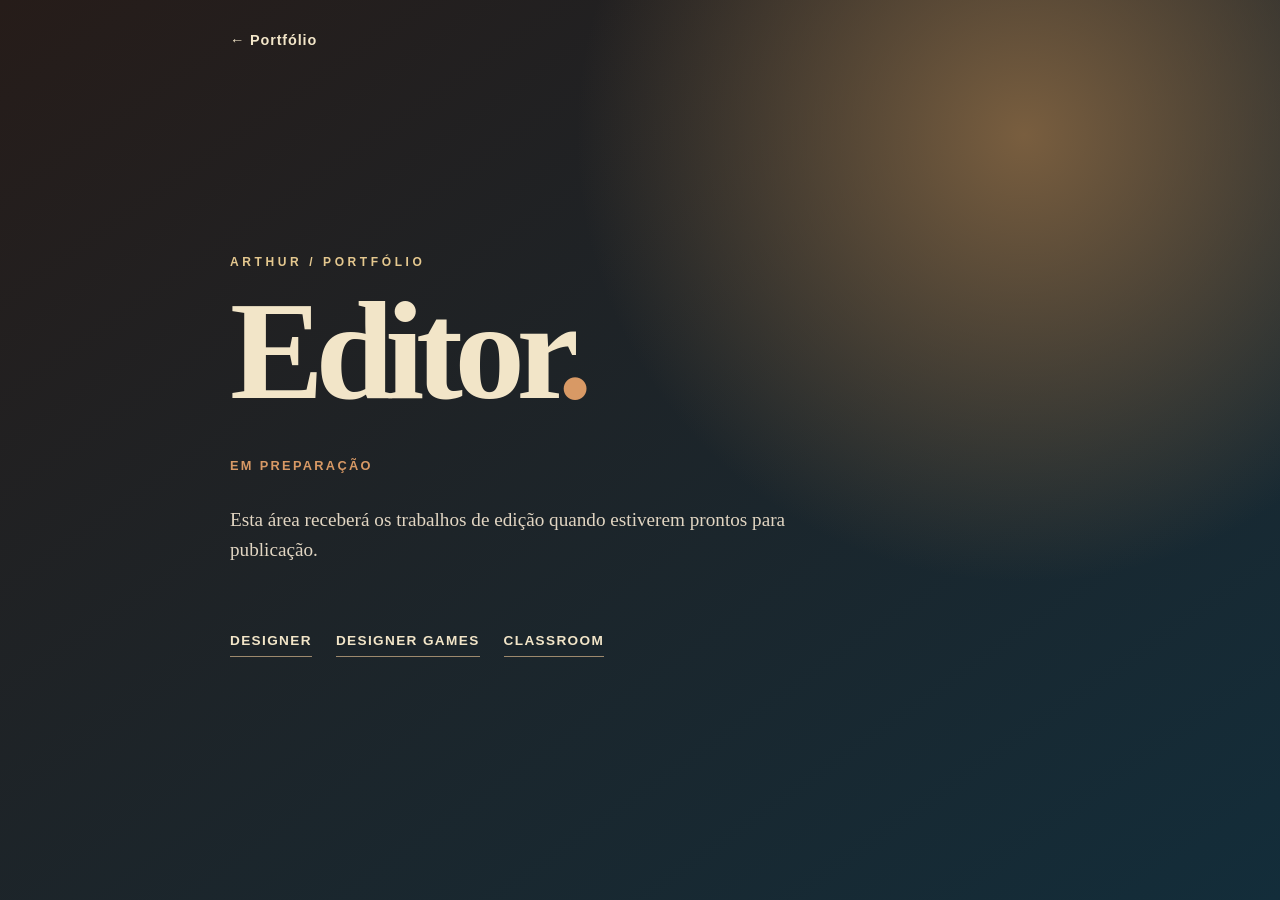
<file: editor/index.html>
<!doctype html>
<html lang="pt-BR">
<head>
  <meta charset="utf-8">
  <meta name="viewport" content="width=device-width, initial-scale=1">
  <title>Editor — Arthur</title>
  <meta name="description" content="Área de editor do portfólio de Arthur, em preparação.">
  <link rel="stylesheet" href="../areas.css">
</head>
<body>
  <main>
    <a class="back" href="../">← Portfólio</a>
    <p class="eyebrow">Arthur / Portfólio</p>
    <h1>Editor<span>.</span></h1>
    <p class="status">Em preparação</p>
    <p>Esta área receberá os trabalhos de edição quando estiverem prontos para publicação.</p>
    <nav aria-label="Outras áreas">
      <a href="../designer/">Designer</a>
      <a href="../designer-games/">Designer Games</a>
      <a href="../classroom/">Classroom</a>
    </nav>
  </main>
</body>
</html>
</file>
<file: areas.css>
:root{color-scheme:dark;font-family:Georgia,'Times New Roman',serif}
*{box-sizing:border-box}
body{min-height:100vh;margin:0;background:radial-gradient(circle at 80% 15%,#795e3f 0,transparent 35%),linear-gradient(145deg,#261c19,#132d3a);color:#f2e5c8}
main{width:min(100% - 3rem,820px);min-height:100vh;margin:auto;padding:4rem 0;display:flex;flex-direction:column;justify-content:center}
a{color:inherit;text-decoration:none}
a:hover,a:focus-visible{text-decoration:underline;text-underline-offset:.35em}
.back{position:absolute;top:2rem;font:600 .9rem Arial,sans-serif;letter-spacing:.06em}
.eyebrow{font:600 .75rem Arial,sans-serif;letter-spacing:.3em;text-transform:uppercase;color:#e5c88f}
h1{font-size:clamp(4rem,11vw,9rem);line-height:.88;letter-spacing:-.06em;margin:.5rem 0 2rem}
h1 span{color:#d89965}
.status{font:700 .8rem Arial,sans-serif;letter-spacing:.18em;text-transform:uppercase;color:#d89965}
main>p:not(.eyebrow):not(.status){max-width:35rem;font-size:1.2rem;line-height:1.6;color:#e1d5c2}
nav{display:flex;flex-wrap:wrap;gap:1.5rem;margin-top:3rem;font:600 .85rem Arial,sans-serif;text-transform:uppercase;letter-spacing:.1em}
nav a{border-bottom:1px solid #9d896d;padding-bottom:.5rem}
@media(max-width:600px){main{padding:6rem 0 3rem}.back{top:1.5rem}nav{gap:1rem 1.5rem}}
</file>
